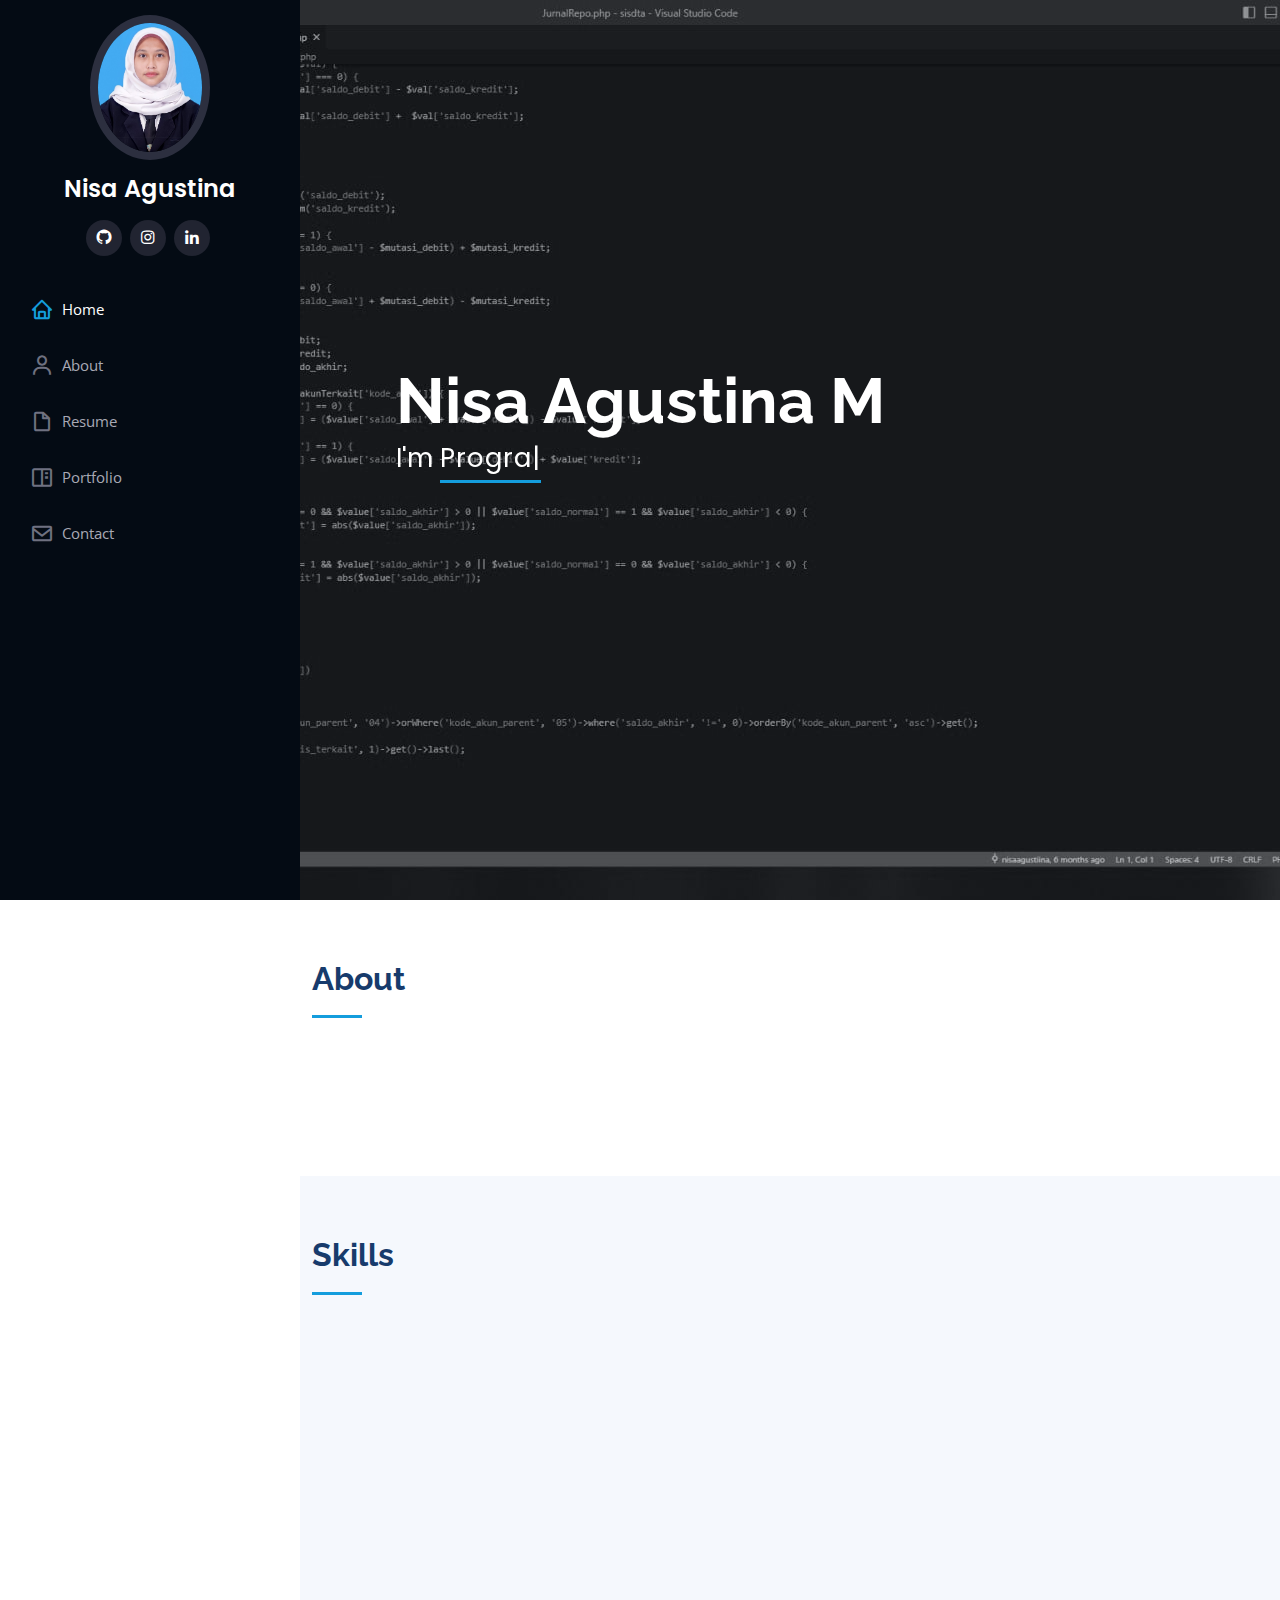
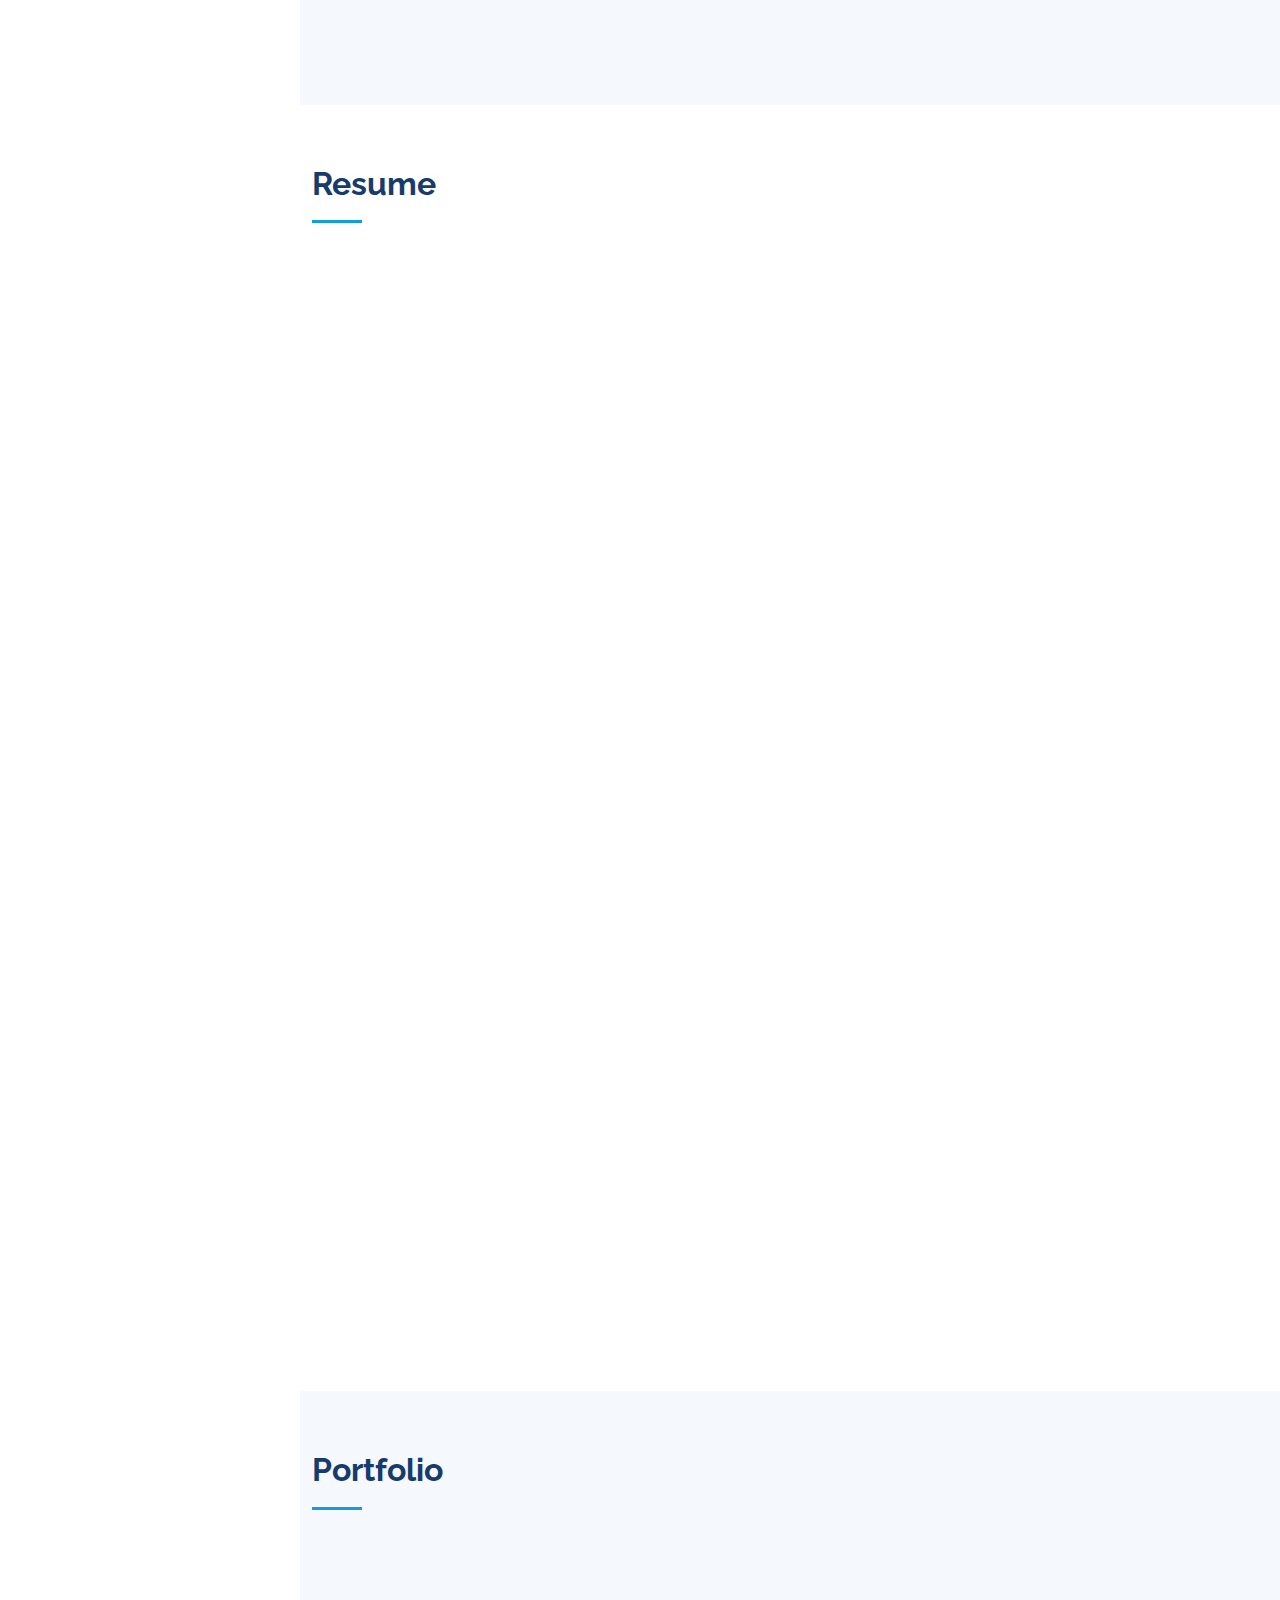
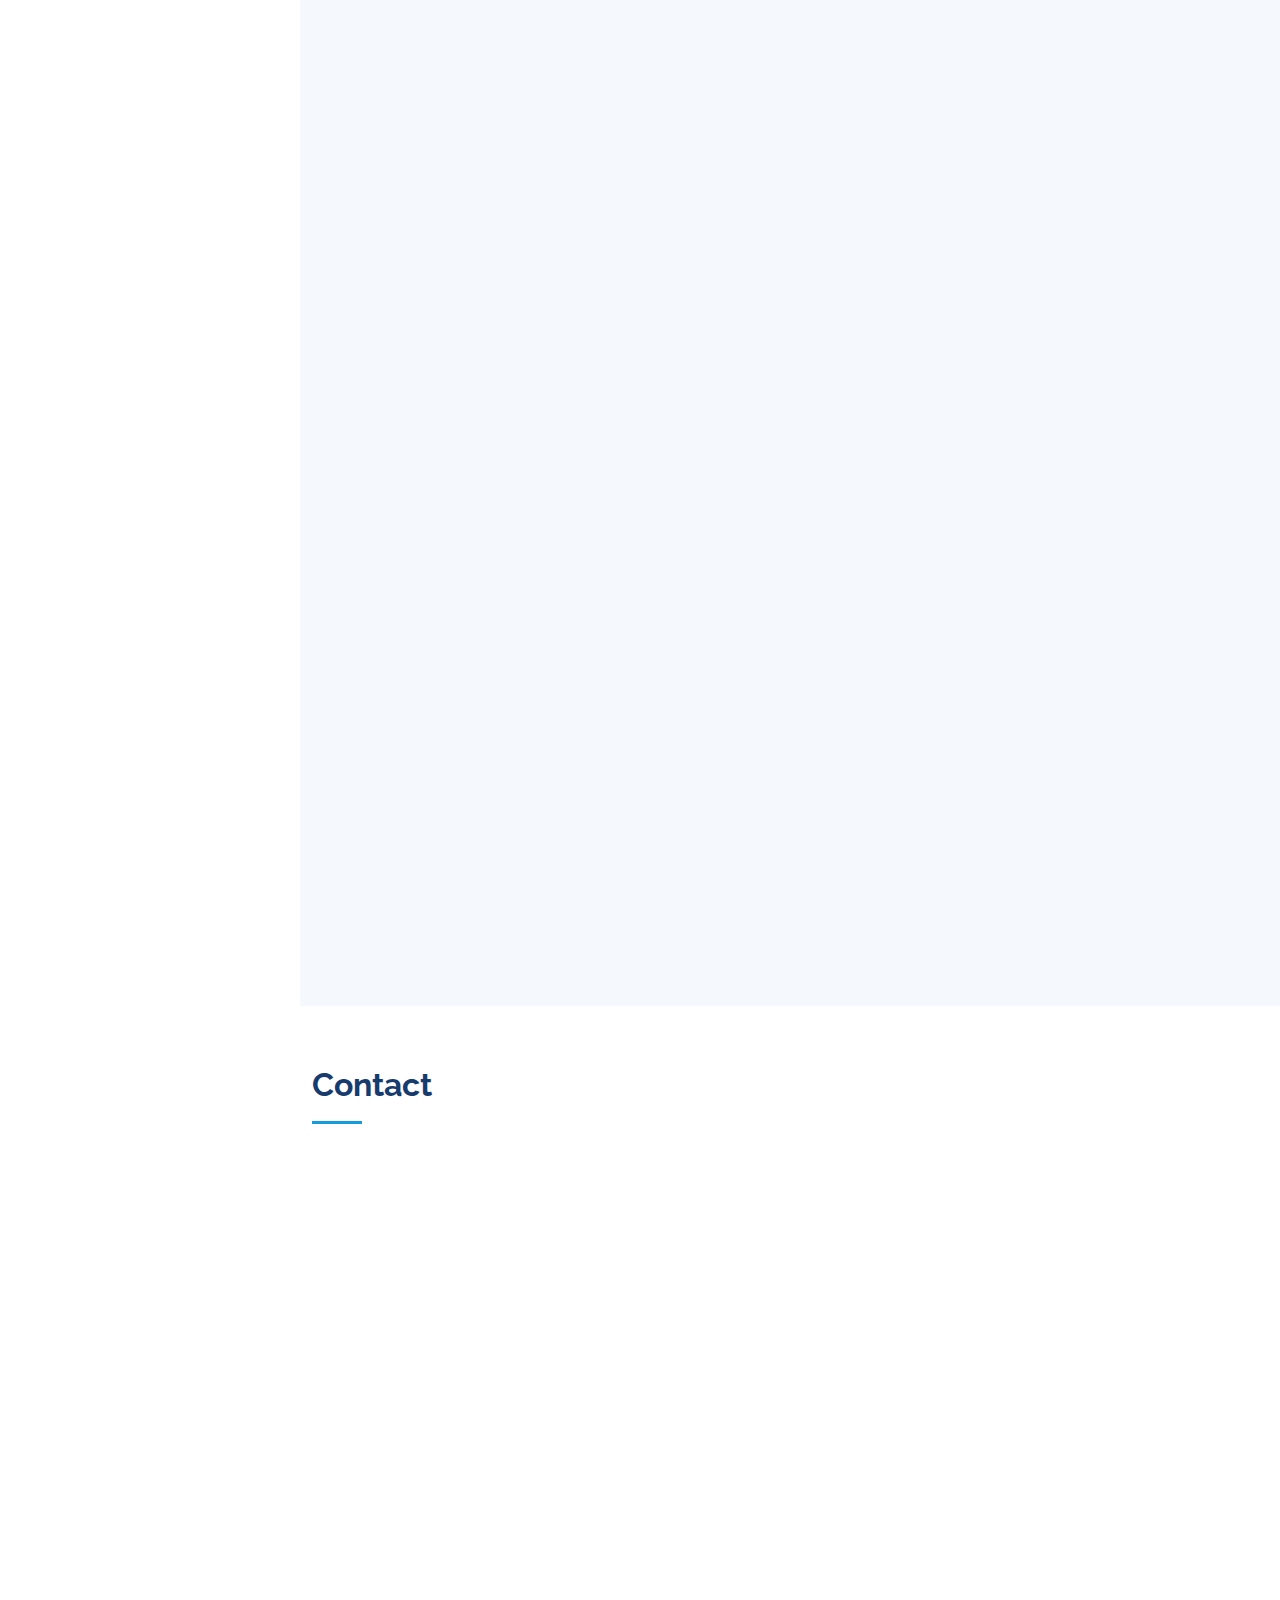
<file: index.html>
<!DOCTYPE html>
<html lang="en">
    <head>
        <meta charset="UTF-8" />
        <meta http-equiv="X-UA-Compatible" content="IE=edge" />
        <meta name="viewport" content="width=device-width, initial-scale=1.0" />
        <title>Nisa Agustina - Portfolio</title>
        <!-- Google Fonts -->
        <link
            href="https://fonts.googleapis.com/css?family=Open+Sans:300,300i,400,400i,600,600i,700,700i|Raleway:300,300i,400,400i,500,500i,600,600i,700,700i|Poppins:300,300i,400,400i,500,500i,600,600i,700,700i"
            rel="stylesheet"
        />

        <!-- Vendor CSS Files -->
        <link href="assets/vendor/aos/aos.css" rel="stylesheet" />
        <link
            href="assets/vendor/bootstrap/css/bootstrap.min.css"
            rel="stylesheet"
        />
        <link
            href="assets/vendor/bootstrap-icons/bootstrap-icons.css"
            rel="stylesheet"
        />
        <link
            href="assets/vendor/boxicons/css/boxicons.min.css"
            rel="stylesheet"
        />
        <link
            href="assets/vendor/glightbox/css/glightbox.min.css"
            rel="stylesheet"
        />
        <link
            href="assets/vendor/swiper/swiper-bundle.min.css"
            rel="stylesheet"
        />

        <!-- Template Main CSS File -->
        <link href="assets/css/style.css" rel="stylesheet" />
    </head>

    <script src="assets/js/jquery-3.6.4.min.js"></script>

    <body>
        <i class="bi bi-list mobile-nav-toggle d-xl-none"></i>

        <!-- Header -->
        <header id="header">
            <div class="d-flex flex-column">
                <div class="profile">
                    <img
                        src="assets/img/nisa.jpg"
                        alt=""
                        class="img-fluid rounded-circle"
                    />
                    <h1 class="text-light">
                        <a href="#">Nisa Agustina</a>
                    </h1>
                    <div class="social-links mt-3 text-center">
                        <a
                            href="https://github.com/nisaagustiina"
                            class="github"
                            ><i class="bx bxl-github"></i
                        ></a>
                        <a href="#" class="instagram"
                            ><i class="bx bxl-instagram"></i
                        ></a>
                        <a
                            href="https://www.linkedin.com/in/nisaagustina/"
                            class="linkedin"
                            ><i class="bx bxl-linkedin"></i
                        ></a>
                    </div>
                </div>

                <nav id="navbar" class="nav-menu navbar">
                    <ul>
                        <li>
                            <a href="#" class="nav-link scrollto active"
                                ><i class="bx bx-home"></i><span>Home</span></a
                            >
                        </li>
                        <li>
                            <a href="#about" class="nav-link scrollto"
                                ><i class="bx bx-user"></i><span>About</span></a
                            >
                        </li>
                        <li>
                            <a href="#resume" class="nav-link scrollto"
                                ><i class="bx bx-file-blank"></i
                                ><span>Resume</span></a
                            >
                        </li>
                        <li>
                            <a href="#portfolio" class="nav-link scrollto"
                                ><i class="bx bx-book-content"></i
                                ><span>Portfolio</span></a
                            >
                        </li>
                        <li>
                            <a href="#contact" class="nav-link scrollto"
                                ><i class="bx bx-envelope"></i
                                ><span>Contact</span></a
                            >
                        </li>
                    </ul>
                </nav>

                <!-- Nav Menu -->
            </div>
        </header>
        <!-- End Header -->

        <!-- Section -->
        <section
            id="hero"
            class="d-flex flex-column justify-content-center align-items-center"
        >
            <div class="hero-container" data-aos="fade-in">
                <h1>Nisa Agustina M</h1>
                <p>
                    I'm
                    <span
                        class="typed"
                        data-typed-items="Programmer, Backend Developer, Web Developer, IT Enthusiast"
                    ></span>
                </p>
            </div>
        </section>
        <!-- End Section -->

        <main id="main">
            <!-- About -->
            <section id="about" class="about">
                <div class="container">
                    <div class="section-title">
                        <h2>About</h2>
                    </div>

                    <div class="row">
                        <!-- <div class="col-lg-4" data-aos="fade-right">
							<img
								src="assets/img/nisa.jpg"
								class="img-fluid"
								alt=""
							/>
						</div> -->
                        <div
                            class="col-lg-8 pt-4 pt-lg-0 content"
                            data-aos="fade-left"
                        >
                            <!-- <h3>Web Developer.</h3> -->
                            <p class="fst-italic">
                                My Name is Nisa Agustina and I'm a Web
                                Developer. I'm a fast learner with strong
                                analytical and good problem solving skill. Let's
                                collaborate!
                            </p>
                            <!-- <div class="row">
								<div class="col-lg-6">
									<ul>
										<li>
											<i class="bi bi-chevron-right"></i>
											<strong>Birthday:</strong>
											<span>22 August 2002</span>
										</li>
										<li>
											<i class="bi bi-chevron-right"></i>
											<strong>Website:</strong>
											<span>www.example.com</span>
										</li>
										<li>
											<i class="bi bi-chevron-right"></i>
											<strong>Phone:</strong>
											<span>+6285720743489</span>
										</li>
										<li>
											<i class="bi bi-chevron-right"></i>
											<strong>City:</strong>
											<span>Bandung, Indonesia</span>
										</li>
									</ul>
								</div>
								<div class="col-lg-6">
									<ul>
										<li>
											<i class="bi bi-chevron-right"></i>
											<strong>Age:</strong>
											<span>20</span>
										</li>
										<li>
											<i class="bi bi-chevron-right"></i>
											<strong>Degree:</strong>
											<span>Master</span>
										</li>
										<li>
											<i class="bi bi-chevron-right"></i>
											<strong>Email:</strong>
											<span>email@example.com</span>
										</li>
										<li>
											<i class="bi bi-chevron-right"></i>
											<strong>Freelance:</strong>
											<span>Available</span>
										</li>
									</ul>
								</div>
							</div> -->
                        </div>
                    </div>
                </div>
            </section>
            <!-- End About Section -->
            <!-- Facts-->
            <!-- <section id="facts" class="facts">
                <div class="container">
                    <div class="section-title">
                        <h2>Facts</h2>
                    </div>

                    <div class="row no-gutters">
                        <div
                            class="col-lg-3 col-md-6 d-md-flex align-items-md-stretch"
                            data-aos="fade-up"
                        >
                            <div class="count-box">
                                <i class="bi bi-emoji-smile"></i>
                                <span
                                    data-purecounter-start="0"
                                    data-purecounter-end="20"
                                    data-purecounter-duration="1"
                                    class="purecounter"
                                ></span>
                                <p>
                                    <strong>Certificate</strong>
                                </p>
                            </div>
                        </div>

                        <div
                            class="col-lg-3 col-md-6 d-md-flex align-items-md-stretch"
                            data-aos="fade-up"
                            data-aos-delay="100"
                        >
                            <div class="count-box">
                                <i class="bi bi-journal-richtext"></i>
                                <span
                                    data-purecounter-start="0"
                                    data-purecounter-end="25"
                                    data-purecounter-duration="1"
                                    class="purecounter"
                                ></span>
                                <p>
                                    <strong>Projects</strong>
                                </p>
                            </div>
                        </div>

                        <div
                            class="col-lg-3 col-md-6 d-md-flex align-items-md-stretch"
                            data-aos="fade-up"
                            data-aos-delay="200"
                        >
                            <div class="count-box">
                                 <i class="bi bi-headset"></i>
                                <span
                                    data-purecounter-start="0"
                                    data-purecounter-end="1453"
                                    data-purecounter-duration="1"
                                    class="purecounter"
                                ></span>
                                <p>
                                    <strong>Hours Of Support</strong> aut
                                    commodi quaerat
                                </p>
                            </div>
                        </div>

                        <div
                            class="col-lg-3 col-md-6 d-md-flex align-items-md-stretch"
                            data-aos="fade-up"
                            data-aos-delay="300"
                        >
                            <div class="count-box">
                                 <i class="bi bi-people"></i>
                                <span
                                    data-purecounter-start="0"
                                    data-purecounter-end="32"
                                    data-purecounter-duration="1"
                                    class="purecounter"
                                ></span>
                                <p>
                                    <strong>Hard Workers</strong> rerum
                                    asperiores dolor
                                </p>
                            </div>
                        </div>
                    </div>
                </div>
            </section> -->
            <!-- End Faacts Section-->
            <!-- Skills -->
            <section id="skills" class="skills section-bg">
                <div class="container">
                    <div class="section-title">
                        <h2>Skills</h2>
                    </div>
                    <div class="row skills-content">
                        <div class="col-lg-6" data-aos="fade-up">
                            <div class="progress">
                                <span class="skill"
                                    >HTML <i class="val"></i
                                ></span>
                                <div class="progress-bar-wrap">
                                    <div
                                        class="progress-bar"
                                        role="progressbar"
                                        aria-valuenow="100"
                                        aria-valuemin="0"
                                        aria-valuemax="100"
                                    ></div>
                                </div>
                            </div>
                            <div class="progress">
                                <span class="skill"
                                    >CSS <i class="val"></i
                                ></span>
                                <div class="progress-bar-wrap">
                                    <div
                                        class="progress-bar"
                                        role="progressbar"
                                        aria-valuenow="90"
                                        aria-valuemin="0"
                                        aria-valuemax="100"
                                    ></div>
                                </div>
                            </div>
                            <div class="progress">
                                <span class="skill"
                                    >JavaScript <i class="val"></i
                                ></span>
                                <div class="progress-bar-wrap">
                                    <div
                                        class="progress-bar"
                                        role="progressbar"
                                        aria-valuenow="90"
                                        aria-valuemin="0"
                                        aria-valuemax="100"
                                    ></div>
                                </div>
                            </div>
                            <div class="progress">
                                <span class="skill"
                                    >MySql <i class="val"></i
                                ></span>
                                <div class="progress-bar-wrap">
                                    <div
                                        class="progress-bar"
                                        role="progressbar"
                                        aria-valuenow="85"
                                        aria-valuemin="0"
                                        aria-valuemax="100"
                                    ></div>
                                </div>
                            </div>
                            <div class="progress">
                                <span class="skill"
                                    >Codeigniter <i class="val"></i
                                ></span>
                                <div class="progress-bar-wrap">
                                    <div
                                        class="progress-bar"
                                        role="progressbar"
                                        aria-valuenow="60"
                                        aria-valuemin="0"
                                        aria-valuemax="100"
                                    ></div>
                                </div>
                            </div>
                        </div>
                        <div
                            class="col-lg-6"
                            data-aos="fade-up"
                            data-aos-delay="100"
                        >
                            <div class="progress">
                                <span class="skill"
                                    >PHP <i class="val"></i
                                ></span>
                                <div class="progress-bar-wrap">
                                    <div
                                        class="progress-bar"
                                        role="progressbar"
                                        aria-valuenow="95"
                                        aria-valuemin="0"
                                        aria-valuemax="100"
                                    ></div>
                                </div>
                            </div>
                            <div class="progress">
                                <span class="skill"
                                    >Laravel <i class="val"></i
                                ></span>
                                <div class="progress-bar-wrap">
                                    <div
                                        class="progress-bar"
                                        role="progressbar"
                                        aria-valuenow="90"
                                        aria-valuemin="0"
                                        aria-valuemax="100"
                                    ></div>
                                </div>
                            </div>
                            <div class="progress">
                                <span class="skill"
                                    >Vue Js <i class="val"></i
                                ></span>
                                <div class="progress-bar-wrap">
                                    <div
                                        class="progress-bar"
                                        role="progressbar"
                                        aria-valuenow="70"
                                        aria-valuemin="0"
                                        aria-valuemax="100"
                                    ></div>
                                </div>
                            </div>
                            <div class="progress">
                                <span class="skill"
                                    >Jquery <i class="val"></i
                                ></span>
                                <div class="progress-bar-wrap">
                                    <div
                                        class="progress-bar"
                                        role="progressbar"
                                        aria-valuenow="67"
                                        aria-valuemin="0"
                                        aria-valuemax="100"
                                    ></div>
                                </div>
                            </div>
                            <div class="progress">
                                <span class="skill"
                                    >Cloud Computing<i class="val"></i
                                ></span>
                                <div class="progress-bar-wrap">
                                    <div
                                        class="progress-bar"
                                        role="progressbar"
                                        aria-valuenow="40"
                                        aria-valuemin="0"
                                        aria-valuemax="100"
                                    ></div>
                                </div>
                            </div>
                        </div>
                    </div>
                </div>
            </section>
            <!-- End Skill Section -->
            <!-- Resume -->
            <section id="resume" class="resume">
                <div class="container">
                    <div class="section-title">
                        <h2>Resume</h2>
                        <p></p>
                    </div>

                    <div class="row">
                        <div class="col-lg-6" data-aos="fade-up">
                            <h3 class="resume-title">Summary</h3>
                            <div class="resume-item pb-0">
                                <h4>Nisa Agustina</h4>
                                <p>
                                    <em>IT Enthusiast.</em>
                                </p>
                                <ul>
                                    <li>Ciwidey Km 26, Bandung, Indonesia</li>
                                    <li>+6285720743489</li>
                                    <li>nisaagustiina@gmail.com</li>
                                </ul>
                            </div>

                            <h3 class="resume-title">Education</h3>
                            <div class="resume-item">
                                <h4>AWS Cloud Architecting</h4>
                                <h5>2023</h5>
                                <p>
                                    <em>PROA DTS 2023</em>
                                </p>
                                <ul>
                                    <li>
                                        Learned service and architecture of AWS
                                    </li>
                                    <li>AWS Academy Graduate - ACA</li>
                                </ul>
                            </div>
                            <div class="resume-item">
                                <h4>Junior Web Developer</h4>
                                <h5>2021</h5>
                                <p>
                                    <em>VSGA DTS 2021</em>
                                </p>
                                <ul>
                                    <li>
                                        Learned web programming (HTML, CSS, JS,
                                        PHP)
                                    </li>
                                    <li>
                                        Certificate from BPSDMP Kominfo Bandung
                                    </li>
                                    <li>
                                        Certificate BNSP - Junior Web Developer
                                    </li>
                                </ul>
                            </div>
                            <div class="resume-item">
                                <h4>Software Engineering</h4>
                                <h5>June 2018 - July 2021</h5>
                                <p>
                                    <em>SMKN 1 Katapang</em>
                                </p>
                                <ul>
                                    <li>
                                        Learned basic Network Computer, Graphic
                                        Design, and Programming such as C#,
                                        Java, PHP, HTML, CSS, JS and Kotlin
                                    </li>
                                    <li>
                                        Participated in English Club and winner
                                        of Story Telling Competition
                                    </li>
                                    <li>Certificate LSP - Junior Programmer</li>
                                </ul>
                            </div>
                        </div>
                        <div
                            class="col-lg-6"
                            data-aos="fade-up"
                            data-aos-delay="100"
                        >
                            <h3 class="resume-title">
                                Professional Experience
                            </h3>
                            <div class="resume-item">
                                <h4>Web Programmer</h4>
                                <h5>March 2022 - Present</h5>
                                <p><em>Four Vision Media</em></p>
                                <ul>
                                    <li>
                                        Create a leave application system for
                                        the development of internal attendance
                                        applications
                                    </li>
                                    <li>
                                        Create a School Management System with
                                        an Accounting based finance module
                                    </li>
                                    <li>
                                        Jabar Simponi application development
                                    </li>
                                    <li>Handle application internal</li>
                                    <li>
                                        Maintaining and developing internal
                                        applications include fixing bug or
                                        update feature
                                    </li>
                                    <li>Smartcoop development</li>
                                </ul>
                            </div>
                            <div class="resume-item">
                                <h4>
                                    Web Developer & Admin Warehouse | Internship
                                </h4>
                                <h5>September - December 2019</h5>
                                <p>
                                    <em>PT Daya Mandiri Terbarukan</em>
                                </p>
                                <ul>
                                    <li>
                                        Learned CI Framework, Figma, and Git
                                    </li>
                                    <li>
                                        Create Information System Inventory
                                        Warehouse web apps
                                    </li>
                                    <li>Input data in/out</li>
                                    <li>Doing Stock Opname each month</li>
                                    <li>
                                        Learned Ms. Excel and knowledge about
                                        administration
                                    </li>
                                </ul>
                            </div>
                        </div>
                    </div>
                </div>
            </section>
            <!-- End Resume Section -->
            <!-- Portfolio -->
            <section id="portfolio" class="portfolio section-bg">
                <div class="container">
                    <div class="section-title">
                        <h2>Portfolio</h2>
                        <p></p>
                    </div>

                    <div class="row" data-aos="fade-up">
                        <div class="col-lg-12 d-flex justify-content-center">
                            <ul id="portfolio-flters">
                                <li data-filter="*" class="filter-active">
                                    All
                                </li>
                                <li data-filter=".filter-web">Web</li>
                                <li data-filter=".filter-app">App</li>
                                <li data-filter=".filter-design">Design</li>
                            </ul>
                        </div>
                    </div>
                    <div
                        class="row portfolio-container"
                        data-aos="fade-up"
                        data-aos-delay="100"
                    >
                        <div
                            class="col-lg-4 col-md-6 portfolio-item filter-web"
                        >
                            <div class="portfolio-wrap">
                                <img
                                    src="assets/img/project/4vm/sisdta/Screenshot (161).png"
                                    class="img-fluid"
                                    alt=""
                                />
                                <div class="portfolio-links">
                                    <a
                                        href="assets/img/project/4vm/sisdta/Screenshot (161).png"
                                        data-gallery="portfolioGallery"
                                        class="portfolio-lightbox"
                                        title="App 1"
                                        ><i class="bx bx-plus"></i
                                    ></a>
                                    <a
                                        href="portfolio/portfolio-1.html"
                                        title="More Details"
                                        data-id="1"
                                        class="detailModal"
                                        ><i class="bx bx-link"></i
                                    ></a>
                                </div>
                            </div>
                        </div>

                        <div
                            class="col-lg-4 col-md-6 portfolio-item filter-web"
                        >
                            <div class="portfolio-wrap">
                                <img
                                    src="assets/img/project/4vm/simponi/Screenshot (167).png"
                                    class="img-fluid"
                                    alt=""
                                />
                                <div class="portfolio-links">
                                    <a
                                        href="assets/img/project/4vm/simponi/Screenshot (167).png"
                                        data-gallery="portfolioGallery"
                                        class="portfolio-lightbox"
                                        title="App 1"
                                        ><i class="bx bx-plus"></i
                                    ></a>
                                    <a
                                        href="portfolio/portfolio-2.html"
                                        title="More Details"
                                        ><i class="bx bx-link"></i
                                    ></a>
                                </div>
                            </div>
                        </div>

                        <div
                            class="col-lg-4 col-md-6 portfolio-item filter-web"
                        >
                            <div class="portfolio-wrap">
                                <img
                                    src="assets/img/project/4vm/absensi/Screenshot (280).png"
                                    class="img-fluid"
                                    alt=""
                                />
                                <div class="portfolio-links">
                                    <a
                                        href="assets/img/project/4vm/absensi/Screenshot (280).png"
                                        data-gallery="portfolioGallery"
                                        class="portfolio-lightbox"
                                        title="App 1"
                                        ><i class="bx bx-plus"></i
                                    ></a>
                                    <a
                                        href="portfolio/portfolio-3.html"
                                        title="More Details"
                                        ><i class="bx bx-link"></i
                                    ></a>
                                </div>
                            </div>
                        </div>

                        <div
                            class="col-lg-4 col-md-6 portfolio-item filter-web"
                        >
                            <div class="portfolio-wrap">
                                <img
                                    src="assets/img/project/4vm/cms-ihsan/Screenshot (300).png"
                                    class="img-fluid"
                                    alt=""
                                />
                                <div class="portfolio-links">
                                    <a
                                        href="assets/img/project/4vm/cms-ihsan/Screenshot (300).png"
                                        data-gallery="portfolioGallery"
                                        class="portfolio-lightbox"
                                        title="App 1"
                                        ><i class="bx bx-plus"></i
                                    ></a>
                                    <a
                                        href="portfolio/portfolio-4.html"
                                        title="More Details"
                                        ><i class="bx bx-link"></i
                                    ></a>
                                </div>
                            </div>
                        </div>

                        <div
                            class="col-lg-4 col-md-6 portfolio-item filter-web"
                        >
                            <div class="portfolio-wrap">
                                <img
                                    src="assets/img/project/4vm/cms-cctv/Screenshot (397).png"
                                    class="img-fluid"
                                    alt=""
                                />
                                <div class="portfolio-links">
                                    <a
                                        href="assets/img/project/4vm/cms-cctv/Screenshot (397).png"
                                        data-gallery="portfolioGallery"
                                        class="portfolio-lightbox"
                                        title="App 1"
                                        ><i class="bx bx-plus"></i
                                    ></a>
                                    <a
                                        href="portfolio/portfolio-12.html"
                                        title="More Details"
                                        ><i class="bx bx-link"></i
                                    ></a>
                                </div>
                            </div>
                        </div>

                        <div
                            class="col-lg-4 col-md-6 portfolio-item filter-web"
                        >
                            <div class="portfolio-wrap">
                                <img
                                    src="assets/img/project/etiket-pesawat/2.png"
                                    class="img-fluid"
                                    alt=""
                                />
                                <div class="portfolio-links">
                                    <a
                                        href="assets/img/project/etiket-pesawat/2.png"
                                        data-gallery="portfolioGallery"
                                        class="portfolio-lightbox"
                                        title="App 1"
                                        ><i class="bx bx-plus"></i
                                    ></a>
                                    <a
                                        href="portfolio/portfolio-5.html"
                                        title="More Details"
                                        ><i class="bx bx-link"></i
                                    ></a>
                                </div>
                            </div>
                        </div>

                        <div
                            class="col-lg-4 col-md-6 portfolio-item filter-web"
                        >
                            <div class="portfolio-wrap">
                                <img
                                    src="assets/img/project/inv-wh/Screenshot (258).png"
                                    class="img-fluid"
                                    alt=""
                                />
                                <div class="portfolio-links">
                                    <a
                                        href="assets/img/project/inv-wh/Screenshot (258).png"
                                        data-gallery="portfolioGallery"
                                        class="portfolio-lightbox"
                                        title="App 1"
                                        ><i class="bx bx-plus"></i
                                    ></a>
                                    <a
                                        href="portfolio/portfolio-6.html"
                                        title="More Details"
                                        ><i class="bx bx-link"></i
                                    ></a>
                                </div>
                            </div>
                        </div>

                        <div
                            class="col-lg-4 col-md-6 portfolio-item filter-web"
                        >
                            <div class="portfolio-wrap">
                                <img
                                    src="assets/img/project/perpus/Screenshot (208).png"
                                    class="img-fluid"
                                    alt=""
                                />
                                <div class="portfolio-links">
                                    <a
                                        href="assets/img/project/perpus/Screenshot (208).png"
                                        data-gallery="portfolioGallery"
                                        class="portfolio-lightbox"
                                        title="App 1"
                                        ><i class="bx bx-plus"></i
                                    ></a>
                                    <a
                                        href="portfolio/portfolio-7.html"
                                        title="More Details"
                                        ><i class="bx bx-link"></i
                                    ></a>
                                </div>
                            </div>
                        </div>

                        <div
                            class="col-lg-4 col-md-6 portfolio-item filter-web"
                        >
                            <div class="portfolio-wrap">
                                <img
                                    src="assets/img/project/pos/Screenshot (244).png"
                                    class="img-fluid"
                                    alt=""
                                />
                                <div class="portfolio-links">
                                    <a
                                        href="assets/img/project/pos/Screenshot (244).png"
                                        data-gallery="portfolioGallery"
                                        class="portfolio-lightbox"
                                        title="App 1"
                                        ><i class="bx bx-plus"></i
                                    ></a>
                                    <a
                                        href="portfolio/portfolio-8.html"
                                        title="More Details"
                                        ><i class="bx bx-link"></i
                                    ></a>
                                </div>
                            </div>
                        </div>

                        <div
                            class="col-lg-4 col-md-6 portfolio-item filter-web"
                        >
                            <div class="portfolio-wrap">
                                <img
                                    src="assets/img/project/psbo/Screenshot (235).png"
                                    class="img-fluid"
                                    alt=""
                                />
                                <div class="portfolio-links">
                                    <a
                                        href="assets/img/project/psbo/Screenshot (235).png"
                                        data-gallery="portfolioGallery"
                                        class="portfolio-lightbox"
                                        title="App 1"
                                        ><i class="bx bx-plus"></i
                                    ></a>
                                    <a
                                        href="portfolio/portfolio-9.html"
                                        title="More Details"
                                        ><i class="bx bx-link"></i
                                    ></a>
                                </div>
                            </div>
                        </div>

                        <div
                            class="col-lg-4 col-md-6 portfolio-item filter-web"
                        >
                            <div class="portfolio-wrap">
                                <img
                                    src="assets/img/project/rekammedis/Screenshot (228).png"
                                    class="img-fluid"
                                    alt=""
                                />
                                <div class="portfolio-links">
                                    <a
                                        href="assets/img/project/rekammedis/Screenshot (228).png"
                                        data-gallery="portfolioGallery"
                                        class="portfolio-lightbox"
                                        title="App 1"
                                        ><i class="bx bx-plus"></i
                                    ></a>
                                    <a
                                        href="portfolio/portfolio-10.html"
                                        title="More Details"
                                        ><i class="bx bx-link"></i
                                    ></a>
                                </div>
                            </div>
                        </div>

                        <div
                            class="col-lg-4 col-md-6 portfolio-item filter-design"
                        >
                            <div class="portfolio-wrap">
                                <img
                                    src="assets/img/project/Prototype.png"
                                    class="img-fluid"
                                    alt=""
                                />
                                <div class="portfolio-links">
                                    <a
                                        href="assets/img/project/Prototype.png"
                                        data-gallery="portfolioGallery"
                                        class="portfolio-lightbox"
                                        title="Web 3"
                                        ><i class="bx bx-plus"></i
                                    ></a>
                                    <a
                                        href="portfolio/portfolio-11.html"
                                        data-key="design-1"
                                        title="More Details"
                                        ><i class="bx bx-link"></i
                                    ></a>
                                </div>
                            </div>
                        </div>
                    </div>
                </div>
            </section>
            <!-- End Portfolio Section -->
            <!-- Contact -->
            <section id="contact" class="contact">
                <div class="container">
                    <div class="section-title">
                        <h2>Contact</h2>
                    </div>

                    <div class="row" data-aos="fade-in">
                        <div class="col-lg-5 d-flex align-items-stretch">
                            <div class="info">
                                <div class="address">
                                    <i class="bi bi-geo-alt"></i>
                                    <h4>Location:</h4>
                                    <p>Ciwidey Km 26, Bandung, Indonesia</p>
                                </div>

                                <div class="email">
                                    <i class="bi bi-envelope"></i>
                                    <h4>Email:</h4>
                                    <p>nisaagustiina@gmail.com</p>
                                </div>

                                <div class="phone">
                                    <i class="bi bi-phone"></i>
                                    <h4>Call:</h4>
                                    <p>+6285720743489</p>
                                </div>

                                <!-- <iframe
									src=""
									frameborder="0"
									style="
										border: 0;
										width: 100%;
										height: 290px;
									"
									allowfullscreen
								></iframe> -->
                            </div>
                        </div>

                        <!-- <div class="col-lg-7 mt-5 mt-lg-0 d-flex align-items-stretch">
                        <form action="form/contact.php" method="POST" role="form" class="php-email-form">
                            <div class="row">
                                <div class="form-group col-md-6">
                                    <label for="name">Name</label>
                                    <input type="text" name="name" class="form-control" id="name" required />
                                </div>
                                <div class="form-group col-md-6">
                                    <label for="name">Email</label>
                                    <input type="email" class="form-control" name="email" id="email" required />
                                </div>
                            </div>
                            <div class="form-group">
                                <label for="name">Subject</label>
                                <input type="text" class="form-control" name="subject" id="subject" required />
                            </div>
                            <div class="form-group">
                                <label for="name">Message</label>
                                <textarea class="form-control" name="message" rows="10" required></textarea>
                            </div>
                            <div class="my-3">
                                <div class="loading">Loading</div>
                                <div class="error-message"></div>
                                <div class="sent-message">
                                    Your message has been sent. Thankyou!
                                </div>
                            </div>
                            <div class="text-center">
                                <button type="submit">Send Message</button>
                            </div>
                        </form>
                    </div> -->
                    </div>
                </div>
            </section>
            <!-- End Contact Section -->
        </main>

        <!-- Footer -->
        <footer id="footer">
            <div class="container">
                <!-- <div class="copyright">&copy;</div> -->
            </div>
        </footer>
        <!-- End Footer -->

        <!--Modal Detail-->
        <!-- <div class="modal fade" id="modal-detail-1" tabindex="-1" role="dialog" aria-labelledby="exampleModalLabel"
        aria-hidden="true">
        <div class="modal-dialog modal-lg" role="document">
            <div class="modal-content">
                <div class="modal-header">
                    <div class="flex-grow-1">
                        <h5 class="modal-title" id="exampleModalTitle">
                            Detail Portfolio
                        </h5>
                    </div>
                    <button type="button" class="close" data-dismiss="modal" aria-label="Close">
                        <span aria-hidden="true">&times;</span>
                    </button>
                </div>
                <div class="modal-body">
                    <section id="portfolio-details" class="portfolio-details">
                        <div class="container">
                            <div class="row">
                                <div class="col-lg-8">
                                    <div class="portfolio-details-slider swiper">
                                        <div class="swiper-wrapper align-items-center">
                                            <div class="swiper-slide">
                                                <img src="../assets/img/project/4vm/sisdta/Screenshot (161).png"
                                                    alt="" />
                                            </div>
                                            <div class="swiper-slide">
                                                <img src="../assets/img/project/4vm/sisdta/Screenshot (162).png"
                                                    alt="" />
                                            </div>
                                            <div class="swiper-slide">
                                                <img src="../assets/img/project/4vm/sisdta/Screenshot (163).png"
                                                    alt="" />
                                            </div>
                                            <div class="swiper-slide">
                                                <img src="../assets/img/project/4vm/sisdta/Screenshot (164).png"
                                                    alt="" />
                                            </div>
                                            <div class="swiper-slide">
                                                <img src="../assets/img/project/4vm/sisdta/Screenshot (165).png"
                                                    alt="" />
                                            </div>
                                        </div>
                                        <div class="swiper-pagination"></div>
                                    </div>
                                </div>

                                <div class="col-lg-4">
                                    <div class="portfolio-info">
                                        <h3>Project information</h3>
                                        <ul>
                                            <li>
                                                <strong>Category</strong>: Web Application
                                            </li>
                                            <li><strong>Client</strong>: 4VM</li>
                                            <li>
                                                <strong>Project date</strong>: August
                                                2021
                                            </li>
                                            <li>
                                                <strong>Tools</strong>: Laravel,Vue Js,MySql
                                            </li>
                                            <li>
                                                <strong>Project URL</strong>:
                                                <a
                                                    href="https://sisdta.4visionmedia.net">https://sisdta.4visionmedia.net</a>

                                            </li>
                                        </ul>
                                    </div>
                                    <div class="portfolio-description">
                                        <h2></h2>
                                        <p>I made this for one of the .</p>
                                    </div>
                                </div>
                            </div>
                        </div>
                    </section>
                </div>
            </div>
        </div>
    </div> -->

        <a
            href="#"
            class="back-to-top d-flex align-items-center justify-content-center"
            ><i class="bi bi-arrow-up-short"></i
        ></a>

        <!-- <script>
        $(document).ready(function () {
            $(".detailModal").click(function (e) {
                const id = $(this).data("id");
                $(`#modal-detail-${id}`).modal("show");
            });
        });
    </script> -->

        <!-- Vendor JS Files -->

        <script src="assets/vendor/purecounter/purecounter_vanilla.js"></script>
        <script src="assets/vendor/aos/aos.js"></script>
        <script src="assets/vendor/bootstrap/js/bootstrap.bundle.min.js"></script>
        <script src="assets/vendor/glightbox/js/glightbox.min.js"></script>
        <script src="assets/vendor/isotope-layout/isotope.pkgd.min.js"></script>
        <script src="assets/vendor/swiper/swiper-bundle.min.js"></script>
        <script src="assets/vendor/typed.js/typed.min.js"></script>
        <script src="assets/vendor/waypoints/noframework.waypoints.js"></script>
        <script src="assets/vendor/php-email-form/validate.js"></script>

        <!-- Template Main JS File -->
        <script src="assets/js/main.js"></script>
    </body>
</html>
</file>
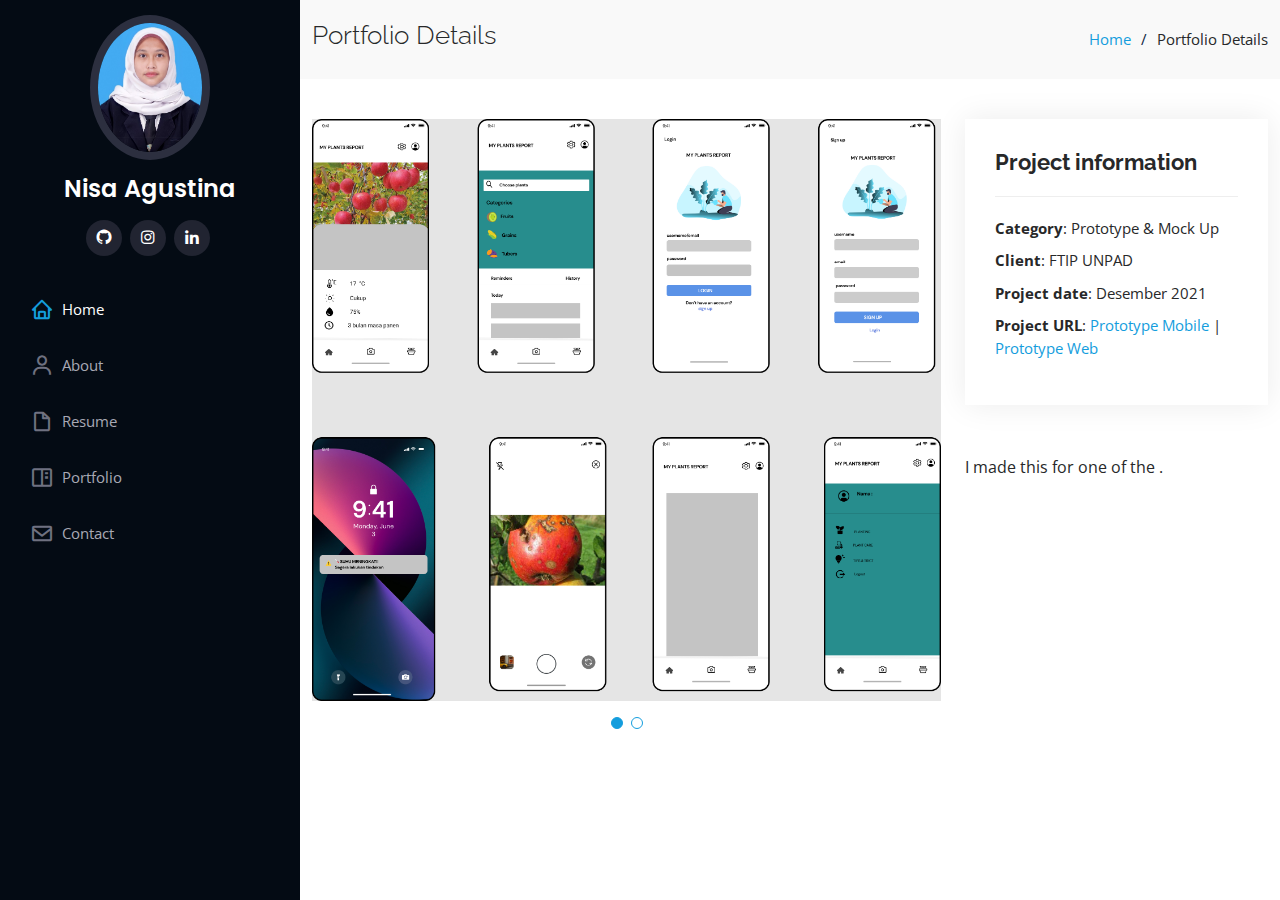
<file: portfolio-details.html>
<!DOCTYPE html>
<html lang="en">
    <head>
        <meta charset="utf-8" />
        <meta content="width=device-width, initial-scale=1.0" name="viewport" />
        <title>Portfolio Details</title>
        <meta content="" name="description" />
        <meta content="" name="keywords" />
        <!-- Google Fonts -->
        <link
            href="https://fonts.googleapis.com/css?family=Open+Sans:300,300i,400,400i,600,600i,700,700i|Raleway:300,300i,400,400i,500,500i,600,600i,700,700i|Poppins:300,300i,400,400i,500,500i,600,600i,700,700i"
            rel="stylesheet"
        />

        <!-- Vendor CSS Files -->
        <link href="assets/vendor/aos/aos.css" rel="stylesheet" />
        <link
            href="assets/vendor/bootstrap/css/bootstrap.min.css"
            rel="stylesheet"
        />
        <link
            href="assets/vendor/bootstrap-icons/bootstrap-icons.css"
            rel="stylesheet"
        />
        <link
            href="assets/vendor/boxicons/css/boxicons.min.css"
            rel="stylesheet"
        />
        <link
            href="assets/vendor/glightbox/css/glightbox.min.css"
            rel="stylesheet"
        />
        <link
            href="assets/vendor/swiper/swiper-bundle.min.css"
            rel="stylesheet"
        />

        <!-- Template Main CSS File -->
        <link href="assets/css/style.css" rel="stylesheet" />
    </head>

    <body>
        <!--  Mobile nav toggle button  -->
        <i class="bi bi-list mobile-nav-toggle d-xl-none"></i>

        <!--  Header  -->
        <header id="header">
            <div class="d-flex flex-column">
                <div class="profile">
                    <img
                        src="assets/img/nisa.jpg"
                        alt=""
                        class="img-fluid rounded-circle"
                    />
                    <h1 class="text-light">
                        <a href="index.html">Nisa Agustina</a>
                    </h1>
                    <div class="social-links mt-3 text-center">
                        <a
                            href="https://github.com/nisaagustiina"
                            class="github"
                            ><i class="bx bxl-github"></i
                        ></a>
                        <a href="" class="instagram"
                            ><i class="bx bxl-instagram"></i
                        ></a>
                        <a
                            href="https://www.linkedin.com/in/nisaagustina/"
                            class="linkedin"
                            ><i class="bx bxl-linkedin"></i
                        ></a>
                    </div>
                </div>

                <nav id="navbar" class="nav-menu navbar">
                    <ul>
                        <li>
                            <a href="#" class="nav-link scrollto active"
                                ><i class="bx bx-home"></i><span>Home</span></a
                            >
                        </li>
                        <li>
                            <a href="#about" class="nav-link scrollto"
                                ><i class="bx bx-user"></i><span>About</span></a
                            >
                        </li>
                        <li>
                            <a href="#resume" class="nav-link scrollto"
                                ><i class="bx bx-file-blank"></i
                                ><span>Resume</span></a
                            >
                        </li>
                        <li>
                            <a href="#portfolio" class="nav-link scrollto"
                                ><i class="bx bx-book-content"></i
                                ><span>Portfolio</span></a
                            >
                        </li>
                        <li>
                            <a href="#contact" class="nav-link scrollto"
                                ><i class="bx bx-envelope"></i
                                ><span>Contact</span></a
                            >
                        </li>
                    </ul>
                </nav>
                <!-- .nav-menu -->
            </div>
        </header>
        <!-- End Header -->

        <main id="main">
            <!--  Breadcrumbs  -->
            <section id="breadcrumbs" class="breadcrumbs">
                <div class="container">
                    <div
                        class="d-flex justify-content-between align-items-center"
                    >
                        <h2>Portfolio Details</h2>
                        <ol>
                            <li><a href="index.html">Home</a></li>
                            <li>Portfolio Details</li>
                        </ol>
                    </div>
                </div>
            </section>
            <!-- End Breadcrumbs -->

            <!--  Portfolio Details Section  -->
            <section id="portfolio-details" class="portfolio-details">
                <div class="container">
                    <div class="row gy-4">
                        <div class="col-lg-8">
                            <div class="portfolio-details-slider swiper">
                                <div class="swiper-wrapper align-items-center">
                                    <div class="swiper-slide">
                                        <img
                                            src="assets/img/portfolio/Prototype.png"
                                            alt=""
                                        />
                                    </div>
                                    <div class="swiper-slide">
                                        <img
                                            src="assets/img/portfolio/Prototype (1).png"
                                            alt=""
                                        />
                                    </div>
                                </div>
                                <div class="swiper-pagination"></div>
                            </div>
                        </div>

                        <div class="col-lg-4">
                            <div class="portfolio-info">
                                <h3>Project information</h3>
                                <ul>
                                    <li>
                                        <strong>Category</strong>: Prototype &
                                        Mock Up
                                    </li>
                                    <li><strong>Client</strong>: FTIP UNPAD</li>
                                    <li>
                                        <strong>Project date</strong>: Desember
                                        2021
                                    </li>
                                    <li>
                                        <strong>Project URL</strong>:
                                        <a
                                            href="https://www.figma.com/proto/zRXwrK9SLbdk4SRg0xsEfT/Prototype?node-id=53-110&scaling=scale-down&page-id=13%3A2&starting-point-node-id=15%3A528"
                                            >Prototype Mobile</a
                                        >
                                        |
                                        <a
                                            href="https://www.figma.com/proto/zRXwrK9SLbdk4SRg0xsEfT/Prototype?node-id=34-47&scaling=scale-down&page-id=0%3A1&starting-point-node-id=34%3A47"
                                            >Prototype Web</a
                                        >
                                    </li>
                                </ul>
                            </div>
                            <div class="portfolio-description">
                                <h2></h2>
                                <p>I made this for one of the .</p>
                            </div>
                        </div>
                    </div>
                </div>
            </section>
            <!-- End Portfolio Details Section -->
        </main>
        <!-- End #main -->

        <!--  Footer  -->
        <div id="preloader"></div>
        <a
            href="#"
            class="back-to-top d-flex align-items-center justify-content-center"
            ><i class="bi bi-arrow-up-short"></i
        ></a>

        <!-- Vendor JS Files -->
        <script src="assets/vendor/purecounter/purecounter_vanilla.js"></script>
        <script src="assets/vendor/aos/aos.js"></script>
        <script src="assets/vendor/bootstrap/js/bootstrap.bundle.min.js"></script>
        <script src="assets/vendor/glightbox/js/glightbox.min.js"></script>
        <script src="assets/vendor/isotope-layout/isotope.pkgd.min.js"></script>
        <script src="assets/vendor/swiper/swiper-bundle.min.js"></script>
        <script src="assets/vendor/typed.js/typed.min.js"></script>
        <script src="assets/vendor/waypoints/noframework.waypoints.js"></script>
        <script src="assets/vendor/php-email-form/validate.js"></script>

        <!-- Template Main JS File -->
        <script src="assets/js/main.js"></script>
    </body>
</html>
</file>
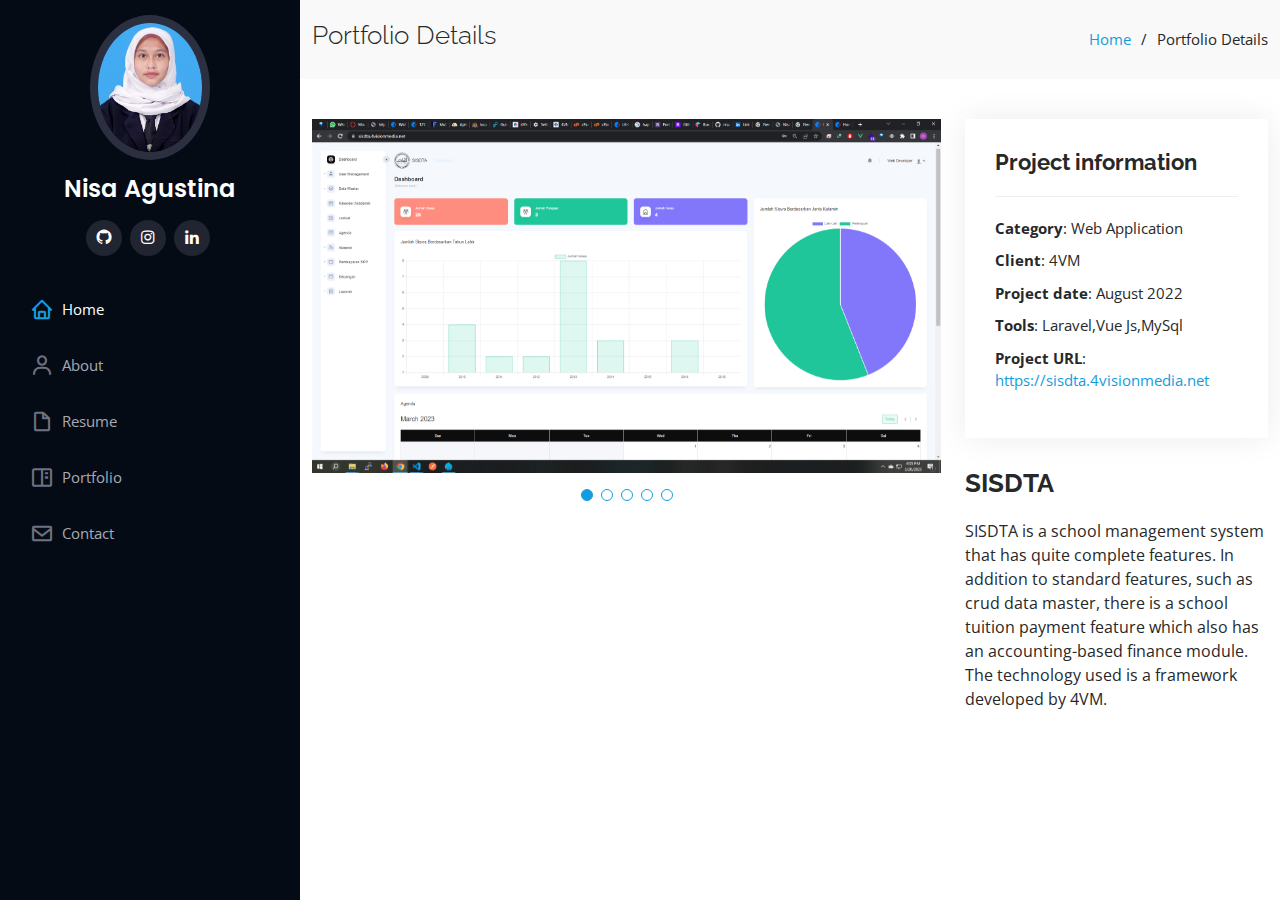
<file: portfolio/portfolio-1.html>
<!DOCTYPE html>
<html lang="en">
    <head>
        <meta charset="utf-8" />
        <meta content="width=device-width, initial-scale=1.0" name="viewport" />
        <title>Portfolio Details</title>
        <meta content="" name="description" />
        <meta content="" name="keywords" />
        <!-- Google Fonts -->
        <link
            href="https://fonts.googleapis.com/css?family=Open+Sans:300,300i,400,400i,600,600i,700,700i|Raleway:300,300i,400,400i,500,500i,600,600i,700,700i|Poppins:300,300i,400,400i,500,500i,600,600i,700,700i"
            rel="stylesheet"
        />

        <!-- Vendor CSS Files -->
        <link href="../assets/vendor/aos/aos.css" rel="stylesheet" />
        <link
            href="../assets/vendor/bootstrap/css/bootstrap.min.css"
            rel="stylesheet"
        />
        <link
            href="../assets/vendor/bootstrap-icons/bootstrap-icons.css"
            rel="stylesheet"
        />
        <link
            href="../assets/vendor/boxicons/css/boxicons.min.css"
            rel="stylesheet"
        />
        <link
            href="../assets/vendor/glightbox/css/glightbox.min.css"
            rel="stylesheet"
        />
        <link
            href="../assets/vendor/swiper/swiper-bundle.min.css"
            rel="stylesheet"
        />

        <!-- Template Main CSS File -->
        <link href="../assets/css/style.css" rel="stylesheet" />
    </head>

    <body>
        <!--  Mobile nav toggle button  -->
        <i class="bi bi-list mobile-nav-toggle d-xl-none"></i>

        <!--  Header  -->
        <header id="header">
            <div class="d-flex flex-column">
                <div class="profile">
                    <img
                        src="../assets/img/nisa.jpg"
                        alt=""
                        class="img-fluid rounded-circle"
                    />
                    <h1 class="text-light">
                        <a href="index.html">Nisa Agustina</a>
                    </h1>
                    <div class="social-links mt-3 text-center">
                        <a
                            href="https://github.com/nisaagustiina"
                            class="github"
                            ><i class="bx bxl-github"></i
                        ></a>
                        <a href="" class="instagram"
                            ><i class="bx bxl-instagram"></i
                        ></a>
                        <a
                            href="https://www.linkedin.com/in/nisaagustina/"
                            class="linkedin"
                            ><i class="bx bxl-linkedin"></i
                        ></a>
                    </div>
                </div>

                <nav id="navbar" class="nav-menu navbar">
                    <ul>
                        <li>
                            <a
                                href="../index.html"
                                class="nav-link scrollto active"
                                ><i class="bx bx-home"></i><span>Home</span></a
                            >
                        </li>
                        <li>
                            <a
                                href="../index.html#about"
                                class="nav-link scrollto"
                                ><i class="bx bx-user"></i><span>About</span></a
                            >
                        </li>
                        <li>
                            <a
                                href="../index.html#resume"
                                class="nav-link scrollto"
                                ><i class="bx bx-file-blank"></i
                                ><span>Resume</span></a
                            >
                        </li>
                        <li>
                            <a
                                href="../index.html#portfolio"
                                class="nav-link scrollto"
                                ><i class="bx bx-book-content"></i
                                ><span>Portfolio</span></a
                            >
                        </li>
                        <li>
                            <a
                                href="../index.html#contact"
                                class="nav-link scrollto"
                                ><i class="bx bx-envelope"></i
                                ><span>Contact</span></a
                            >
                        </li>
                    </ul>
                </nav>
                <!-- .nav-menu -->
            </div>
        </header>
        <!-- End Header -->

        <main id="main">
            <!--  Breadcrumbs  -->
            <section id="breadcrumbs" class="breadcrumbs">
                <div class="container">
                    <div
                        class="d-flex justify-content-between align-items-center"
                    >
                        <h2>Portfolio Details</h2>
                        <ol>
                            <li><a href="index.html">Home</a></li>
                            <li>Portfolio Details</li>
                        </ol>
                    </div>
                </div>
            </section>
            <!-- End Breadcrumbs -->

            <!--  Portfolio Details Section  -->
            <section id="portfolio-details" class="portfolio-details">
                <div class="container">
                    <div class="row">
                        <div class="col-lg-8">
                            <div class="portfolio-details-slider swiper">
                                <div class="swiper-wrapper align-items-center">
                                    <div class="swiper-slide">
                                        <img
                                            src="../assets/img/project/4vm/sisdta/Screenshot (161).png"
                                            alt=""
                                        />
                                    </div>
                                    <div class="swiper-slide">
                                        <img
                                            src="../assets/img/project/4vm/sisdta/Screenshot (162).png"
                                            alt=""
                                        />
                                    </div>
                                    <div class="swiper-slide">
                                        <img
                                            src="../assets/img/project/4vm/sisdta/Screenshot (163).png"
                                            alt=""
                                        />
                                    </div>
                                    <div class="swiper-slide">
                                        <img
                                            src="../assets/img/project/4vm/sisdta/Screenshot (164).png"
                                            alt=""
                                        />
                                    </div>
                                    <div class="swiper-slide">
                                        <img
                                            src="../assets/img/project/4vm/sisdta/Screenshot (165).png"
                                            alt=""
                                        />
                                    </div>
                                </div>
                                <div class="swiper-pagination"></div>
                            </div>
                        </div>

                        <div class="col-lg-4">
                            <div class="portfolio-info">
                                <h3>Project information</h3>
                                <ul>
                                    <li>
                                        <strong>Category</strong>: Web
                                        Application
                                    </li>
                                    <li><strong>Client</strong>: 4VM</li>
                                    <li>
                                        <strong>Project date</strong>: August
                                        2022
                                    </li>
                                    <li>
                                        <strong>Tools</strong>: Laravel,Vue
                                        Js,MySql
                                    </li>
                                    <li>
                                        <strong>Project URL</strong>:
                                        <a
                                            href="https://sisdta.4visionmedia.net"
                                            target="_blank"
                                            >https://sisdta.4visionmedia.net</a
                                        >
                                    </li>
                                </ul>
                            </div>
                            <div class="portfolio-description">
                                <h2>SISDTA</h2>
                                <p>
                                    SISDTA is a school management system that
                                    has quite complete features. In addition to
                                    standard features, such as crud data master,
                                    there is a school tuition payment feature
                                    which also has an accounting-based finance
                                    module. The technology used is a framework
                                    developed by 4VM.
                                </p>
                            </div>
                        </div>
                    </div>
                </div>
            </section>
            <!-- End Portfolio Details Section -->
        </main>
        <!-- End #main -->

        <!--  Footer  -->
        <div id="preloader"></div>
        <a
            href="#"
            class="back-to-top d-flex align-items-center justify-content-center"
            ><i class="bi bi-arrow-up-short"></i
        ></a>

        <!-- Vendor JS Files -->
        <script src="../assets/vendor/purecounter/purecounter_vanilla.js"></script>
        <script src="../assets/vendor/aos/aos.js"></script>
        <script src="../assets/vendor/bootstrap/js/bootstrap.bundle.min.js"></script>
        <script src="../assets/vendor/glightbox/js/glightbox.min.js"></script>
        <script src="../assets/vendor/isotope-layout/isotope.pkgd.min.js"></script>
        <script src="../assets/vendor/swiper/swiper-bundle.min.js"></script>
        <script src="../assets/vendor/typed.js/typed.min.js"></script>
        <script src="../assets/vendor/waypoints/noframework.waypoints.js"></script>
        <script src="../assets/vendor/php-email-form/validate.js"></script>

        <!-- Template Main JS File -->
        <script src="../assets/js/main.js"></script>
    </body>
</html>
</file>
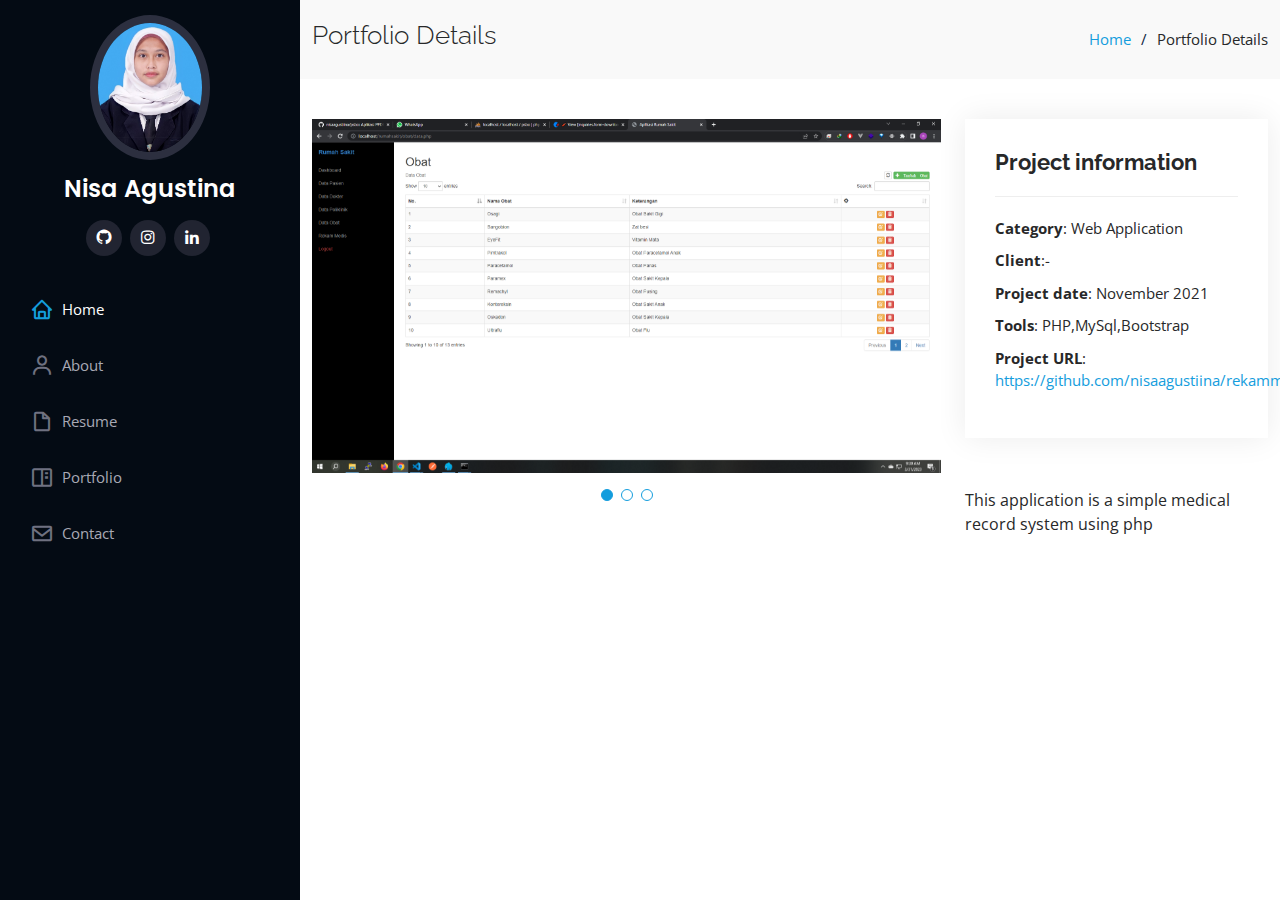
<file: portfolio/portfolio-10.html>
<!DOCTYPE html>
<html lang="en">
    <head>
        <meta charset="utf-8" />
        <meta content="width=device-width, initial-scale=1.0" name="viewport" />
        <title>Portfolio Details</title>
        <meta content="" name="description" />
        <meta content="" name="keywords" />
        <!-- Google Fonts -->
        <link
            href="https://fonts.googleapis.com/css?family=Open+Sans:300,300i,400,400i,600,600i,700,700i|Raleway:300,300i,400,400i,500,500i,600,600i,700,700i|Poppins:300,300i,400,400i,500,500i,600,600i,700,700i"
            rel="stylesheet"
        />

        <!-- Vendor CSS Files -->
        <link href="../assets/vendor/aos/aos.css" rel="stylesheet" />
        <link
            href="../assets/vendor/bootstrap/css/bootstrap.min.css"
            rel="stylesheet"
        />
        <link
            href="../assets/vendor/bootstrap-icons/bootstrap-icons.css"
            rel="stylesheet"
        />
        <link
            href="../assets/vendor/boxicons/css/boxicons.min.css"
            rel="stylesheet"
        />
        <link
            href="../assets/vendor/glightbox/css/glightbox.min.css"
            rel="stylesheet"
        />
        <link
            href="../assets/vendor/swiper/swiper-bundle.min.css"
            rel="stylesheet"
        />

        <!-- Template Main CSS File -->
        <link href="../assets/css/style.css" rel="stylesheet" />
    </head>

    <body>
        <!--  Mobile nav toggle button  -->
        <i class="bi bi-list mobile-nav-toggle d-xl-none"></i>

        <!--  Header  -->
        <header id="header">
            <div class="d-flex flex-column">
                <div class="profile">
                    <img
                        src="../assets/img/nisa.jpg"
                        alt=""
                        class="img-fluid rounded-circle"
                    />
                    <h1 class="text-light">
                        <a href="index.html">Nisa Agustina</a>
                    </h1>
                    <div class="social-links mt-3 text-center">
                        <a
                            href="https://github.com/nisaagustiina"
                            class="github"
                            ><i class="bx bxl-github"></i
                        ></a>
                        <a href="" class="instagram"
                            ><i class="bx bxl-instagram"></i
                        ></a>
                        <a
                            href="https://www.linkedin.com/in/nisaagustina/"
                            class="linkedin"
                            ><i class="bx bxl-linkedin"></i
                        ></a>
                    </div>
                </div>

                <nav id="navbar" class="nav-menu navbar">
                    <ul>
                        <li>
                            <a
                                href="../index.html"
                                class="nav-link scrollto active"
                                ><i class="bx bx-home"></i><span>Home</span></a
                            >
                        </li>
                        <li>
                            <a
                                href="../index.html#about"
                                class="nav-link scrollto"
                                ><i class="bx bx-user"></i><span>About</span></a
                            >
                        </li>
                        <li>
                            <a
                                href="../index.html#resume"
                                class="nav-link scrollto"
                                ><i class="bx bx-file-blank"></i
                                ><span>Resume</span></a
                            >
                        </li>
                        <li>
                            <a
                                href="../index.html#portfolio"
                                class="nav-link scrollto"
                                ><i class="bx bx-book-content"></i
                                ><span>Portfolio</span></a
                            >
                        </li>
                        <li>
                            <a
                                href="../index.html#contact"
                                class="nav-link scrollto"
                                ><i class="bx bx-envelope"></i
                                ><span>Contact</span></a
                            >
                        </li>
                    </ul>
                </nav>
                <!-- .nav-menu -->
            </div>
        </header>
        <!-- End Header -->

        <main id="main">
            <!--  Breadcrumbs  -->
            <section id="breadcrumbs" class="breadcrumbs">
                <div class="container">
                    <div
                        class="d-flex justify-content-between align-items-center"
                    >
                        <h2>Portfolio Details</h2>
                        <ol>
                            <li><a href="index.html">Home</a></li>
                            <li>Portfolio Details</li>
                        </ol>
                    </div>
                </div>
            </section>
            <!-- End Breadcrumbs -->

            <!--  Portfolio Details Section  -->
            <section id="portfolio-details" class="portfolio-details">
                <div class="container">
                    <div class="row">
                        <div class="col-lg-8">
                            <div class="portfolio-details-slider swiper">
                                <div class="swiper-wrapper align-items-center">
                                    <div class="swiper-slide">
                                        <img
                                            src="../assets/img/project/rekammedis/Screenshot (231).png"
                                            alt=""
                                        />
                                    </div>
                                    <div class="swiper-slide">
                                        <img
                                            src="../assets/img/project/rekammedis/Screenshot (232).png"
                                            alt=""
                                        />
                                    </div>
                                    <div class="swiper-slide">
                                        <img
                                            src="../assets/img/project/rekammedis/Screenshot (233).png"
                                            alt=""
                                        />
                                    </div>
                                </div>
                                <div class="swiper-pagination"></div>
                            </div>
                        </div>

                        <div class="col-lg-4">
                            <div class="portfolio-info">
                                <h3>Project information</h3>
                                <ul>
                                    <li>
                                        <strong>Category</strong>: Web
                                        Application
                                    </li>
                                    <li><strong>Client</strong>:-</li>
                                    <li>
                                        <strong>Project date</strong>: November
                                        2021
                                    </li>
                                    <li>
                                        <strong>Tools</strong>:
                                        PHP,MySql,Bootstrap
                                    </li>
                                    <li>
                                        <strong>Project URL</strong>:
                                        <a
                                            href="https://github.com/nisaagustiina/rekammedis.git"
                                            target="_blank"
                                            >https://github.com/nisaagustiina/rekammedis.git</a
                                        >
                                    </li>
                                </ul>
                            </div>
                            <div class="portfolio-description">
                                <h2></h2>
                                <p>
                                    This application is a simple medical record
                                    system using php
                                </p>
                            </div>
                        </div>
                    </div>
                </div>
            </section>
            <!-- End Portfolio Details Section -->
        </main>
        <!-- End #main -->

        <!--  Footer  -->
        <div id="preloader"></div>
        <a
            href="#"
            class="back-to-top d-flex align-items-center justify-content-center"
            ><i class="bi bi-arrow-up-short"></i
        ></a>

        <!-- Vendor JS Files -->
        <script src="../assets/vendor/purecounter/purecounter_vanilla.js"></script>
        <script src="../assets/vendor/aos/aos.js"></script>
        <script src="../assets/vendor/bootstrap/js/bootstrap.bundle.min.js"></script>
        <script src="../assets/vendor/glightbox/js/glightbox.min.js"></script>
        <script src="../assets/vendor/isotope-layout/isotope.pkgd.min.js"></script>
        <script src="../assets/vendor/swiper/swiper-bundle.min.js"></script>
        <script src="../assets/vendor/typed.js/typed.min.js"></script>
        <script src="../assets/vendor/waypoints/noframework.waypoints.js"></script>
        <script src="../assets/vendor/php-email-form/validate.js"></script>

        <!-- Template Main JS File -->
        <script src="../assets/js/main.js"></script>
    </body>
</html>
</file>
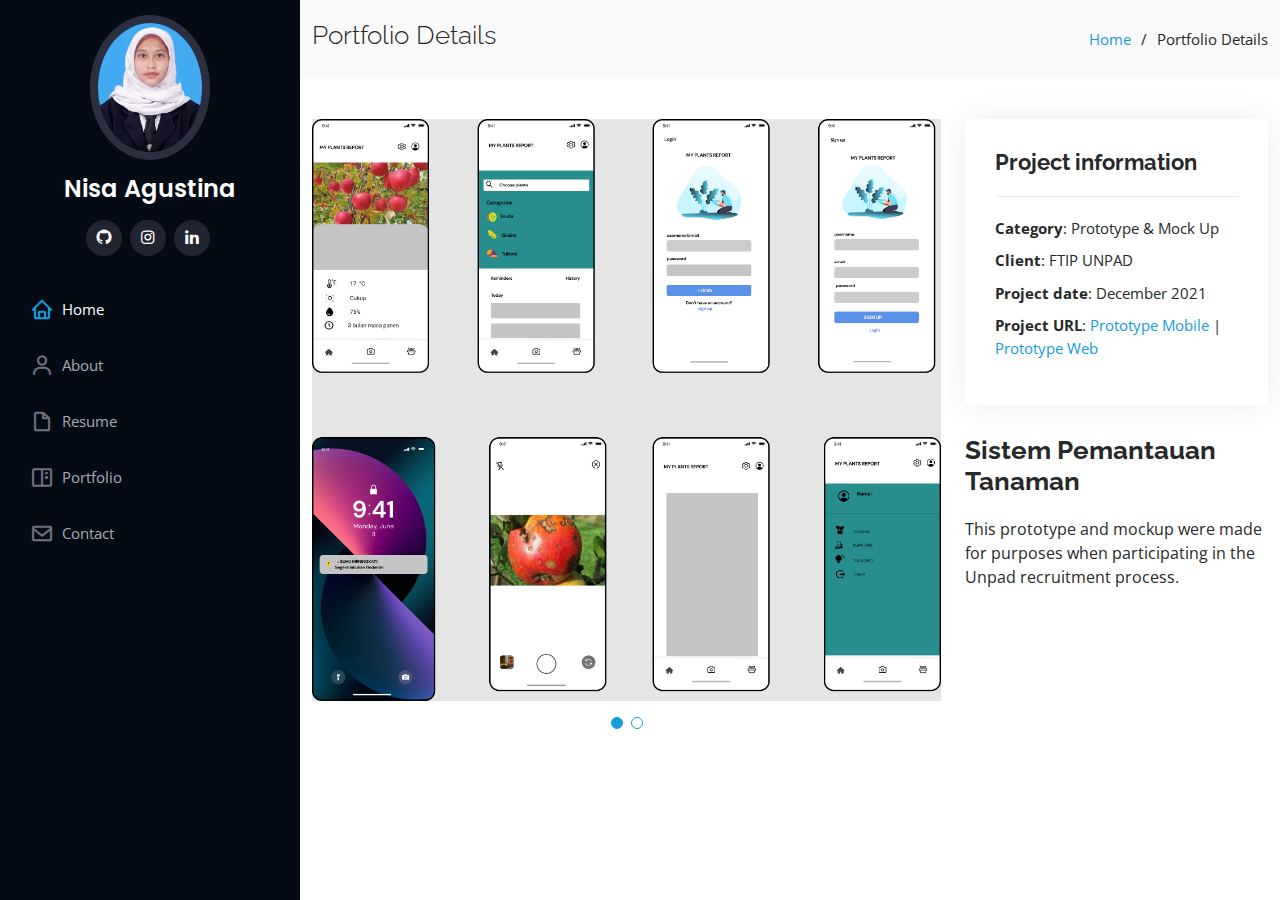
<file: portfolio/portfolio-11.html>
<!DOCTYPE html>
<html lang="en">
    <head>
        <meta charset="utf-8" />
        <meta content="width=device-width, initial-scale=1.0" name="viewport" />
        <title>Portfolio Details</title>
        <meta content="" name="description" />
        <meta content="" name="keywords" />
        <!-- Google Fonts -->
        <link
            href="https://fonts.googleapis.com/css?family=Open+Sans:300,300i,400,400i,600,600i,700,700i|Raleway:300,300i,400,400i,500,500i,600,600i,700,700i|Poppins:300,300i,400,400i,500,500i,600,600i,700,700i"
            rel="stylesheet"
        />

        <!-- Vendor CSS Files -->
        <link href="../assets/vendor/aos/aos.css" rel="stylesheet" />
        <link
            href="../assets/vendor/bootstrap/css/bootstrap.min.css"
            rel="stylesheet"
        />
        <link
            href="../assets/vendor/bootstrap-icons/bootstrap-icons.css"
            rel="stylesheet"
        />
        <link
            href="../assets/vendor/boxicons/css/boxicons.min.css"
            rel="stylesheet"
        />
        <link
            href="../assets/vendor/glightbox/css/glightbox.min.css"
            rel="stylesheet"
        />
        <link
            href="../assets/vendor/swiper/swiper-bundle.min.css"
            rel="stylesheet"
        />

        <!-- Template Main CSS File -->
        <link href="../assets/css/style.css" rel="stylesheet" />
    </head>

    <body>
        <!--  Mobile nav toggle button  -->
        <i class="bi bi-list mobile-nav-toggle d-xl-none"></i>

        <!--  Header  -->
        <header id="header">
            <div class="d-flex flex-column">
                <div class="profile">
                    <img
                        src="../assets/img/nisa.jpg"
                        alt=""
                        class="img-fluid rounded-circle"
                    />
                    <h1 class="text-light">
                        <a href="index.html">Nisa Agustina</a>
                    </h1>
                    <div class="social-links mt-3 text-center">
                        <a
                            href="https://github.com/nisaagustiina"
                            class="github"
                            ><i class="bx bxl-github"></i
                        ></a>
                        <a href="" class="instagram"
                            ><i class="bx bxl-instagram"></i
                        ></a>
                        <a
                            href="https://www.linkedin.com/in/nisaagustina/"
                            class="linkedin"
                            ><i class="bx bxl-linkedin"></i
                        ></a>
                    </div>
                </div>

                <nav id="navbar" class="nav-menu navbar">
                    <ul>
                        <li>
                            <a
                                href="../index.html"
                                class="nav-link scrollto active"
                                ><i class="bx bx-home"></i><span>Home</span></a
                            >
                        </li>
                        <li>
                            <a
                                href="../index.html#about"
                                class="nav-link scrollto"
                                ><i class="bx bx-user"></i><span>About</span></a
                            >
                        </li>
                        <li>
                            <a
                                href="../index.html#resume"
                                class="nav-link scrollto"
                                ><i class="bx bx-file-blank"></i
                                ><span>Resume</span></a
                            >
                        </li>
                        <li>
                            <a
                                href="../index.html#portfolio"
                                class="nav-link scrollto"
                                ><i class="bx bx-book-content"></i
                                ><span>Portfolio</span></a
                            >
                        </li>
                        <li>
                            <a
                                href="../index.html#contact"
                                class="nav-link scrollto"
                                ><i class="bx bx-envelope"></i
                                ><span>Contact</span></a
                            >
                        </li>
                    </ul>
                </nav>
                <!-- .nav-menu -->
            </div>
        </header>
        <!-- End Header -->

        <main id="main">
            <!--  Breadcrumbs  -->
            <section id="breadcrumbs" class="breadcrumbs">
                <div class="container">
                    <div
                        class="d-flex justify-content-between align-items-center"
                    >
                        <h2>Portfolio Details</h2>
                        <ol>
                            <li><a href="index.html">Home</a></li>
                            <li>Portfolio Details</li>
                        </ol>
                    </div>
                </div>
            </section>
            <!-- End Breadcrumbs -->

            <!--  Portfolio Details Section  -->
            <section id="portfolio-details" class="portfolio-details">
                <div class="container">
                    <div class="row gy-4">
                        <div class="col-lg-8">
                            <div class="portfolio-details-slider swiper">
                                <div class="swiper-wrapper align-items-center">
                                    <div class="swiper-slide">
                                        <img
                                            src="../assets/img/project/Prototype.png"
                                            alt=""
                                        />
                                    </div>
                                    <div class="swiper-slide">
                                        <img
                                            src="../assets/img/project/Prototype (1).png"
                                            alt=""
                                        />
                                    </div>
                                </div>
                                <div class="swiper-pagination"></div>
                            </div>
                        </div>

                        <div class="col-lg-4">
                            <div class="portfolio-info">
                                <h3>Project information</h3>
                                <ul>
                                    <li>
                                        <strong>Category</strong>: Prototype &
                                        Mock Up
                                    </li>
                                    <li><strong>Client</strong>: FTIP UNPAD</li>
                                    <li>
                                        <strong>Project date</strong>: December
                                        2021
                                    </li>
                                    <li>
                                        <strong>Project URL</strong>:
                                        <a
                                            href="https://www.figma.com/proto/zRXwrK9SLbdk4SRg0xsEfT/Prototype?node-id=53-110&scaling=scale-down&page-id=13%3A2&starting-point-node-id=15%3A528"
                                            >Prototype Mobile</a
                                        >
                                        |
                                        <a
                                            href="https://www.figma.com/proto/zRXwrK9SLbdk4SRg0xsEfT/Prototype?node-id=34-47&scaling=scale-down&page-id=0%3A1&starting-point-node-id=34%3A47"
                                            >Prototype Web</a
                                        >
                                    </li>
                                </ul>
                            </div>
                            <div class="portfolio-description">
                                <h2>Sistem Pemantauan Tanaman</h2>
                                <p>
                                    This prototype and mockup were made for
                                    purposes when participating in the Unpad
                                    recruitment process.
                                </p>
                            </div>
                        </div>
                    </div>
                </div>
            </section>
            <!-- End Portfolio Details Section -->
        </main>
        <!-- End #main -->

        <!--  Footer  -->
        <div id="preloader"></div>
        <a
            href="#"
            class="back-to-top d-flex align-items-center justify-content-center"
            ><i class="bi bi-arrow-up-short"></i
        ></a>

        <!-- Vendor JS Files -->
        <script src="../assets/vendor/purecounter/purecounter_vanilla.js"></script>
        <script src="../assets/vendor/aos/aos.js"></script>
        <script src="../assets/vendor/bootstrap/js/bootstrap.bundle.min.js"></script>
        <script src="../assets/vendor/glightbox/js/glightbox.min.js"></script>
        <script src="../assets/vendor/isotope-layout/isotope.pkgd.min.js"></script>
        <script src="../assets/vendor/swiper/swiper-bundle.min.js"></script>
        <script src="../assets/vendor/typed.js/typed.min.js"></script>
        <script src="../assets/vendor/waypoints/noframework.waypoints.js"></script>
        <script src="../assets/vendor/php-email-form/validate.js"></script>

        <!-- Template Main JS File -->
        <script src="../assets/js/main.js"></script>
    </body>
</html>
</file>
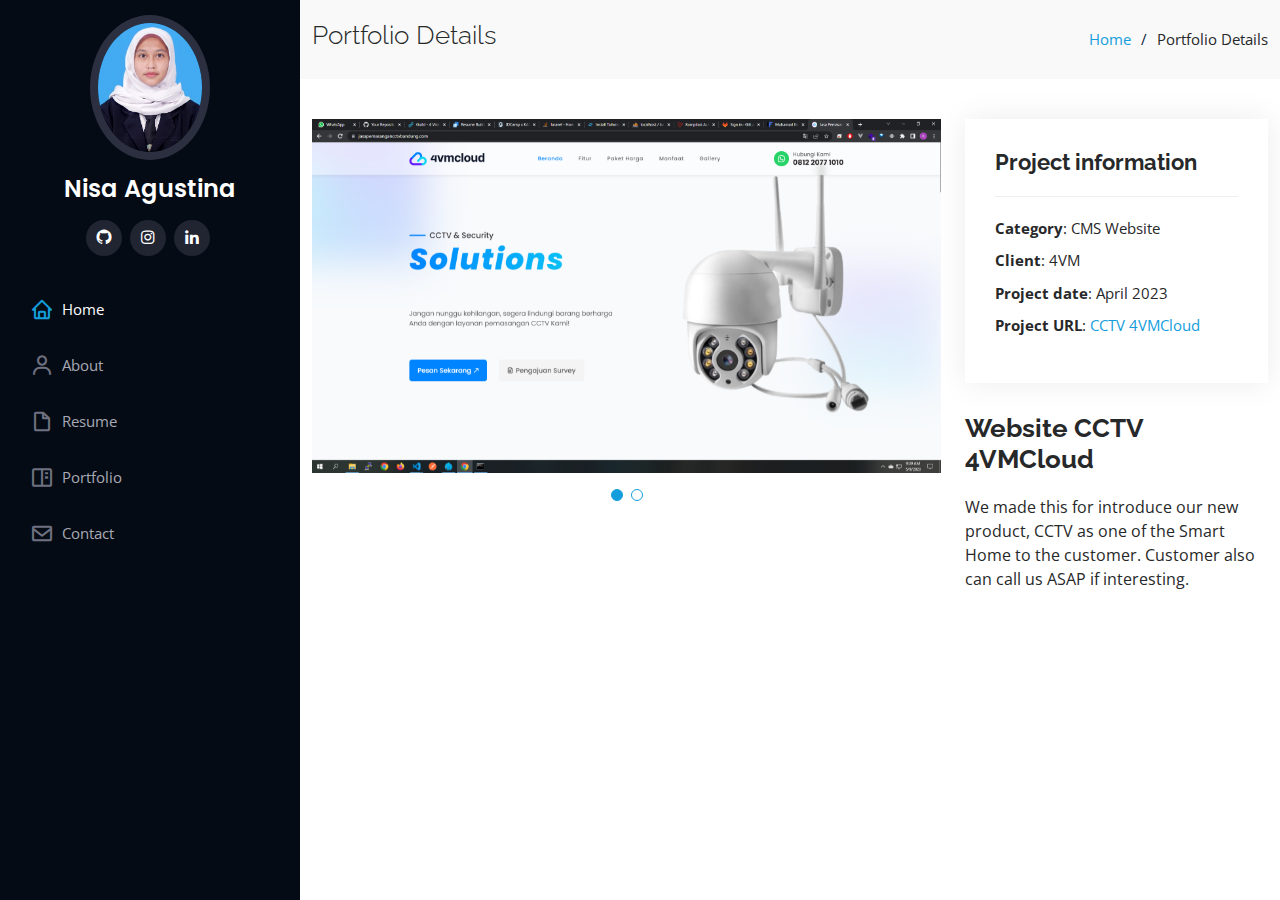
<file: portfolio/portfolio-12.html>
<!DOCTYPE html>
<html lang="en">
    <head>
        <meta charset="utf-8" />
        <meta content="width=device-width, initial-scale=1.0" name="viewport" />
        <title>Portfolio Details</title>
        <meta content="" name="description" />
        <meta content="" name="keywords" />
        <!-- Google Fonts -->
        <link
            href="https://fonts.googleapis.com/css?family=Open+Sans:300,300i,400,400i,600,600i,700,700i|Raleway:300,300i,400,400i,500,500i,600,600i,700,700i|Poppins:300,300i,400,400i,500,500i,600,600i,700,700i"
            rel="stylesheet"
        />

        <!-- Vendor CSS Files -->
        <link href="../assets/vendor/aos/aos.css" rel="stylesheet" />
        <link
            href="../assets/vendor/bootstrap/css/bootstrap.min.css"
            rel="stylesheet"
        />
        <link
            href="../assets/vendor/bootstrap-icons/bootstrap-icons.css"
            rel="stylesheet"
        />
        <link
            href="../assets/vendor/boxicons/css/boxicons.min.css"
            rel="stylesheet"
        />
        <link
            href="../assets/vendor/glightbox/css/glightbox.min.css"
            rel="stylesheet"
        />
        <link
            href="../assets/vendor/swiper/swiper-bundle.min.css"
            rel="stylesheet"
        />

        <!-- Template Main CSS File -->
        <link href="../assets/css/style.css" rel="stylesheet" />
    </head>

    <body>
        <!--  Mobile nav toggle button  -->
        <i class="bi bi-list mobile-nav-toggle d-xl-none"></i>

        <!--  Header  -->
        <header id="header">
            <div class="d-flex flex-column">
                <div class="profile">
                    <img
                        src="../assets/img/nisa.jpg"
                        alt=""
                        class="img-fluid rounded-circle"
                    />
                    <h1 class="text-light">
                        <a href="index.html">Nisa Agustina</a>
                    </h1>
                    <div class="social-links mt-3 text-center">
                        <a
                            href="https://github.com/nisaagustiina"
                            class="github"
                            ><i class="bx bxl-github"></i
                        ></a>
                        <a href="" class="instagram"
                            ><i class="bx bxl-instagram"></i
                        ></a>
                        <a
                            href="https://www.linkedin.com/in/nisaagustina/"
                            class="linkedin"
                            ><i class="bx bxl-linkedin"></i
                        ></a>
                    </div>
                </div>

                <nav id="navbar" class="nav-menu navbar">
                    <ul>
                        <li>
                            <a
                                href="../index.html"
                                class="nav-link scrollto active"
                                ><i class="bx bx-home"></i><span>Home</span></a
                            >
                        </li>
                        <li>
                            <a
                                href="../index.html#about"
                                class="nav-link scrollto"
                                ><i class="bx bx-user"></i><span>About</span></a
                            >
                        </li>
                        <li>
                            <a
                                href="../index.html#resume"
                                class="nav-link scrollto"
                                ><i class="bx bx-file-blank"></i
                                ><span>Resume</span></a
                            >
                        </li>
                        <li>
                            <a
                                href="../index.html#portfolio"
                                class="nav-link scrollto"
                                ><i class="bx bx-book-content"></i
                                ><span>Portfolio</span></a
                            >
                        </li>
                        <li>
                            <a
                                href="../index.html#contact"
                                class="nav-link scrollto"
                                ><i class="bx bx-envelope"></i
                                ><span>Contact</span></a
                            >
                        </li>
                    </ul>
                </nav>
                <!-- .nav-menu -->
            </div>
        </header>
        <!-- End Header -->

        <main id="main">
            <!--  Breadcrumbs  -->
            <section id="breadcrumbs" class="breadcrumbs">
                <div class="container">
                    <div
                        class="d-flex justify-content-between align-items-center"
                    >
                        <h2>Portfolio Details</h2>
                        <ol>
                            <li><a href="index.html">Home</a></li>
                            <li>Portfolio Details</li>
                        </ol>
                    </div>
                </div>
            </section>
            <!-- End Breadcrumbs -->

            <!--  Portfolio Details Section  -->
            <section id="portfolio-details" class="portfolio-details">
                <div class="container">
                    <div class="row gy-4">
                        <div class="col-lg-8">
                            <div class="portfolio-details-slider swiper">
                                <div class="swiper-wrapper align-items-center">
                                    <div class="swiper-slide">
                                        <img
                                            src="../assets/img/project/4vm/cms-cctv/Screenshot (397).png"
                                            alt=""
                                        />
                                    </div>
                                    <div class="swiper-slide">
                                        <img
                                            src="../assets/img/project/4vm/cms-cctv/Screenshot (398).png"
                                            alt=""
                                        />
                                    </div>
                                </div>
                                <div class="swiper-pagination"></div>
                            </div>
                        </div>

                        <div class="col-lg-4">
                            <div class="portfolio-info">
                                <h3>Project information</h3>
                                <ul>
                                    <li>
                                        <strong>Category</strong>: CMS Website
                                    </li>
                                    <li><strong>Client</strong>: 4VM</li>
                                    <li>
                                        <strong>Project date</strong>: April
                                        2023
                                    </li>
                                    <li>
                                        <strong>Project URL</strong>:
                                        <a
                                            href="https://jasapemasangancctvbandung.com/"
                                            >CCTV 4VMCloud</a
                                        >
                                    </li>
                                </ul>
                            </div>
                            <div class="portfolio-description">
                                <h2>Website CCTV 4VMCloud</h2>
                                <p>
                                    We made this for introduce our new product,
                                    CCTV as one of the Smart Home to the
                                    customer. Customer also can call us ASAP if
                                    interesting.
                                </p>
                            </div>
                        </div>
                    </div>
                </div>
            </section>
            <!-- End Portfolio Details Section -->
        </main>
        <!-- End #main -->

        <!--  Footer  -->
        <div id="preloader"></div>
        <a
            href="#"
            class="back-to-top d-flex align-items-center justify-content-center"
            ><i class="bi bi-arrow-up-short"></i
        ></a>

        <!-- Vendor JS Files -->
        <script src="../assets/vendor/purecounter/purecounter_vanilla.js"></script>
        <script src="../assets/vendor/aos/aos.js"></script>
        <script src="../assets/vendor/bootstrap/js/bootstrap.bundle.min.js"></script>
        <script src="../assets/vendor/glightbox/js/glightbox.min.js"></script>
        <script src="../assets/vendor/isotope-layout/isotope.pkgd.min.js"></script>
        <script src="../assets/vendor/swiper/swiper-bundle.min.js"></script>
        <script src="../assets/vendor/typed.js/typed.min.js"></script>
        <script src="../assets/vendor/waypoints/noframework.waypoints.js"></script>
        <script src="../assets/vendor/php-email-form/validate.js"></script>

        <!-- Template Main JS File -->
        <script src="../assets/js/main.js"></script>
    </body>
</html>
</file>
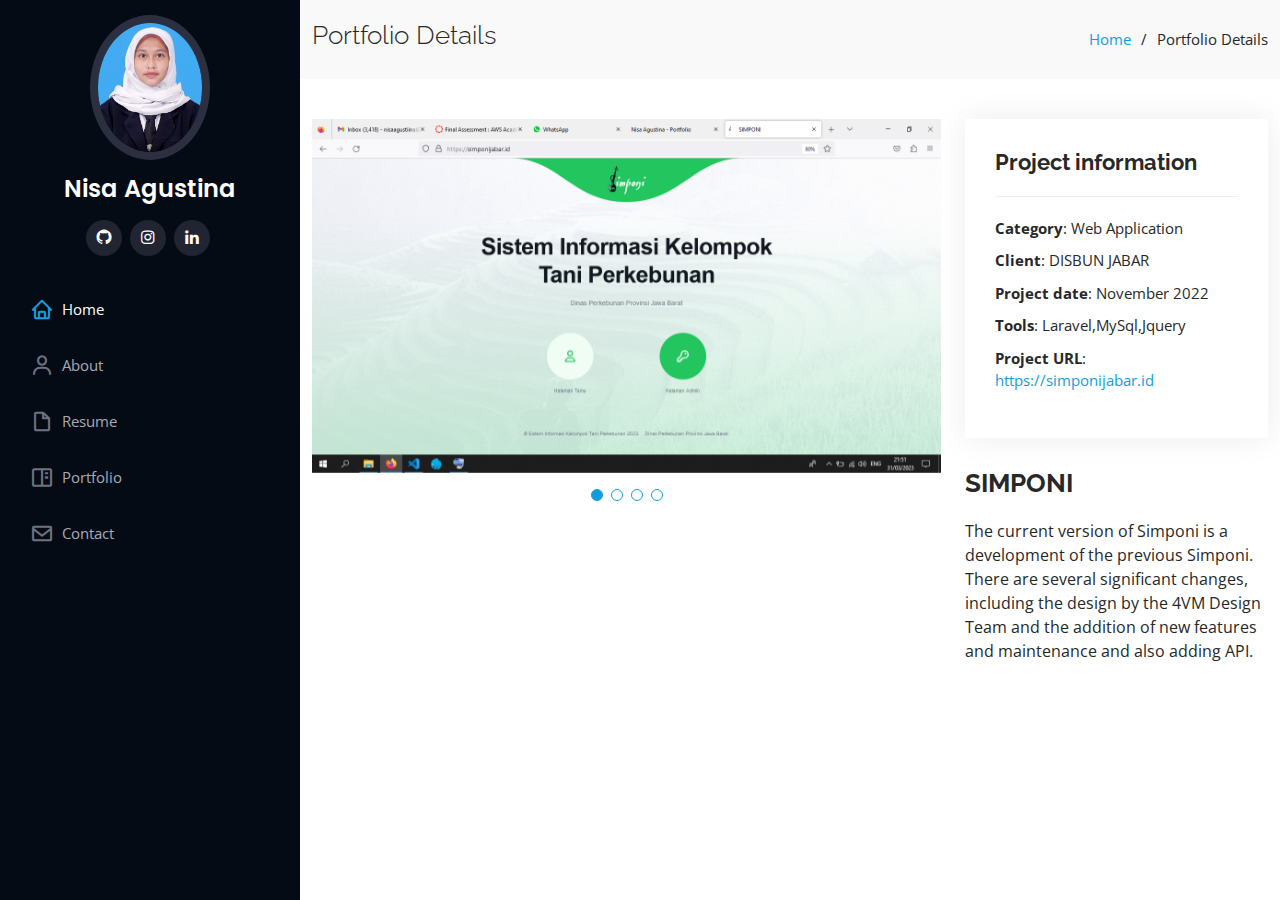
<file: portfolio/portfolio-2.html>
<!DOCTYPE html>
<html lang="en">
    <head>
        <meta charset="utf-8" />
        <meta content="width=device-width, initial-scale=1.0" name="viewport" />
        <title>Portfolio Details</title>
        <meta content="" name="description" />
        <meta content="" name="keywords" />
        <!-- Google Fonts -->
        <link
            href="https://fonts.googleapis.com/css?family=Open+Sans:300,300i,400,400i,600,600i,700,700i|Raleway:300,300i,400,400i,500,500i,600,600i,700,700i|Poppins:300,300i,400,400i,500,500i,600,600i,700,700i"
            rel="stylesheet"
        />

        <!-- Vendor CSS Files -->
        <link href="../assets/vendor/aos/aos.css" rel="stylesheet" />
        <link
            href="../assets/vendor/bootstrap/css/bootstrap.min.css"
            rel="stylesheet"
        />
        <link
            href="../assets/vendor/bootstrap-icons/bootstrap-icons.css"
            rel="stylesheet"
        />
        <link
            href="../assets/vendor/boxicons/css/boxicons.min.css"
            rel="stylesheet"
        />
        <link
            href="../assets/vendor/glightbox/css/glightbox.min.css"
            rel="stylesheet"
        />
        <link
            href="../assets/vendor/swiper/swiper-bundle.min.css"
            rel="stylesheet"
        />

        <!-- Template Main CSS File -->
        <link href="../assets/css/style.css" rel="stylesheet" />
    </head>

    <body>
        <!--  Mobile nav toggle button  -->
        <i class="bi bi-list mobile-nav-toggle d-xl-none"></i>

        <!--  Header  -->
        <header id="header">
            <div class="d-flex flex-column">
                <div class="profile">
                    <img
                        src="../assets/img/nisa.jpg"
                        alt=""
                        class="img-fluid rounded-circle"
                    />
                    <h1 class="text-light">
                        <a href="index.html">Nisa Agustina</a>
                    </h1>
                    <div class="social-links mt-3 text-center">
                        <a
                            href="https://github.com/nisaagustiina"
                            class="github"
                            ><i class="bx bxl-github"></i
                        ></a>
                        <a href="" class="instagram"
                            ><i class="bx bxl-instagram"></i
                        ></a>
                        <a
                            href="https://www.linkedin.com/in/nisaagustina/"
                            class="linkedin"
                            ><i class="bx bxl-linkedin"></i
                        ></a>
                    </div>
                </div>

                <nav id="navbar" class="nav-menu navbar">
                    <ul>
                        <li>
                            <a
                                href="../index.html"
                                class="nav-link scrollto active"
                                ><i class="bx bx-home"></i><span>Home</span></a
                            >
                        </li>
                        <li>
                            <a
                                href="../index.html#about"
                                class="nav-link scrollto"
                                ><i class="bx bx-user"></i><span>About</span></a
                            >
                        </li>
                        <li>
                            <a
                                href="../index.html#resume"
                                class="nav-link scrollto"
                                ><i class="bx bx-file-blank"></i
                                ><span>Resume</span></a
                            >
                        </li>
                        <li>
                            <a
                                href="../index.html#portfolio"
                                class="nav-link scrollto"
                                ><i class="bx bx-book-content"></i
                                ><span>Portfolio</span></a
                            >
                        </li>
                        <li>
                            <a
                                href="../index.html#contact"
                                class="nav-link scrollto"
                                ><i class="bx bx-envelope"></i
                                ><span>Contact</span></a
                            >
                        </li>
                    </ul>
                </nav>
                <!-- .nav-menu -->
            </div>
        </header>
        <!-- End Header -->

        <main id="main">
            <!--  Breadcrumbs  -->
            <section id="breadcrumbs" class="breadcrumbs">
                <div class="container">
                    <div
                        class="d-flex justify-content-between align-items-center"
                    >
                        <h2>Portfolio Details</h2>
                        <ol>
                            <li><a href="index.html">Home</a></li>
                            <li>Portfolio Details</li>
                        </ol>
                    </div>
                </div>
            </section>
            <!-- End Breadcrumbs -->

            <!--  Portfolio Details Section  -->
            <section id="portfolio-details" class="portfolio-details">
                <div class="container">
                    <div class="row">
                        <div class="col-lg-8">
                            <div class="portfolio-details-slider swiper">
                                <div class="swiper-wrapper align-items-center">
                                    <div class="swiper-slide">
                                        <img
                                            src="../assets/img/project/4vm/simponi/login.png"
                                            alt=""
                                        />
                                    </div>
                                    <div class="swiper-slide">
                                        <img
                                            src="../assets/img/project/4vm/simponi/Screenshot (167).png"
                                            alt=""
                                        />
                                    </div>
                                    <div class="swiper-slide">
                                        <img
                                            src="../assets/img/project/4vm/simponi/Screenshot (168).png"
                                            alt=""
                                        />
                                    </div>
                                    <div class="swiper-slide">
                                        <img
                                            src="../assets/img/project/4vm/simponi/mastr.png"
                                            alt=""
                                        />
                                    </div>
                                </div>
                                <div class="swiper-pagination"></div>
                            </div>
                        </div>

                        <div class="col-lg-4">
                            <div class="portfolio-info">
                                <h3>Project information</h3>
                                <ul>
                                    <li>
                                        <strong>Category</strong>: Web
                                        Application
                                    </li>
                                    <li>
                                        <strong>Client</strong>: DISBUN JABAR
                                    </li>
                                    <li>
                                        <strong>Project date</strong>: November
                                        2022
                                    </li>
                                    <li>
                                        <strong>Tools</strong>:
                                        Laravel,MySql,Jquery
                                    </li>
                                    <li>
                                        <strong>Project URL</strong>:
                                        <a
                                            href="https://simponijabar.id"
                                            target="_blank"
                                            >https://simponijabar.id</a
                                        >
                                    </li>
                                </ul>
                            </div>
                            <div class="portfolio-description">
                                <h2>SIMPONI</h2>
                                <p>
                                    The current version of Simponi is a
                                    development of the previous Simponi. There
                                    are several significant changes, including
                                    the design by the 4VM Design Team and the
                                    addition of new features and maintenance and
                                    also adding API.
                                </p>
                            </div>
                        </div>
                    </div>
                </div>
            </section>
            <!-- End Portfolio Details Section -->
        </main>
        <!-- End #main -->

        <!--  Footer  -->
        <div id="preloader"></div>
        <a
            href="#"
            class="back-to-top d-flex align-items-center justify-content-center"
            ><i class="bi bi-arrow-up-short"></i
        ></a>

        <!-- Vendor JS Files -->
        <script src="../assets/vendor/purecounter/purecounter_vanilla.js"></script>
        <script src="../assets/vendor/aos/aos.js"></script>
        <script src="../assets/vendor/bootstrap/js/bootstrap.bundle.min.js"></script>
        <script src="../assets/vendor/glightbox/js/glightbox.min.js"></script>
        <script src="../assets/vendor/isotope-layout/isotope.pkgd.min.js"></script>
        <script src="../assets/vendor/swiper/swiper-bundle.min.js"></script>
        <script src="../assets/vendor/typed.js/typed.min.js"></script>
        <script src="../assets/vendor/waypoints/noframework.waypoints.js"></script>
        <script src="../assets/vendor/php-email-form/validate.js"></script>

        <!-- Template Main JS File -->
        <script src="../assets/js/main.js"></script>
    </body>
</html>
</file>
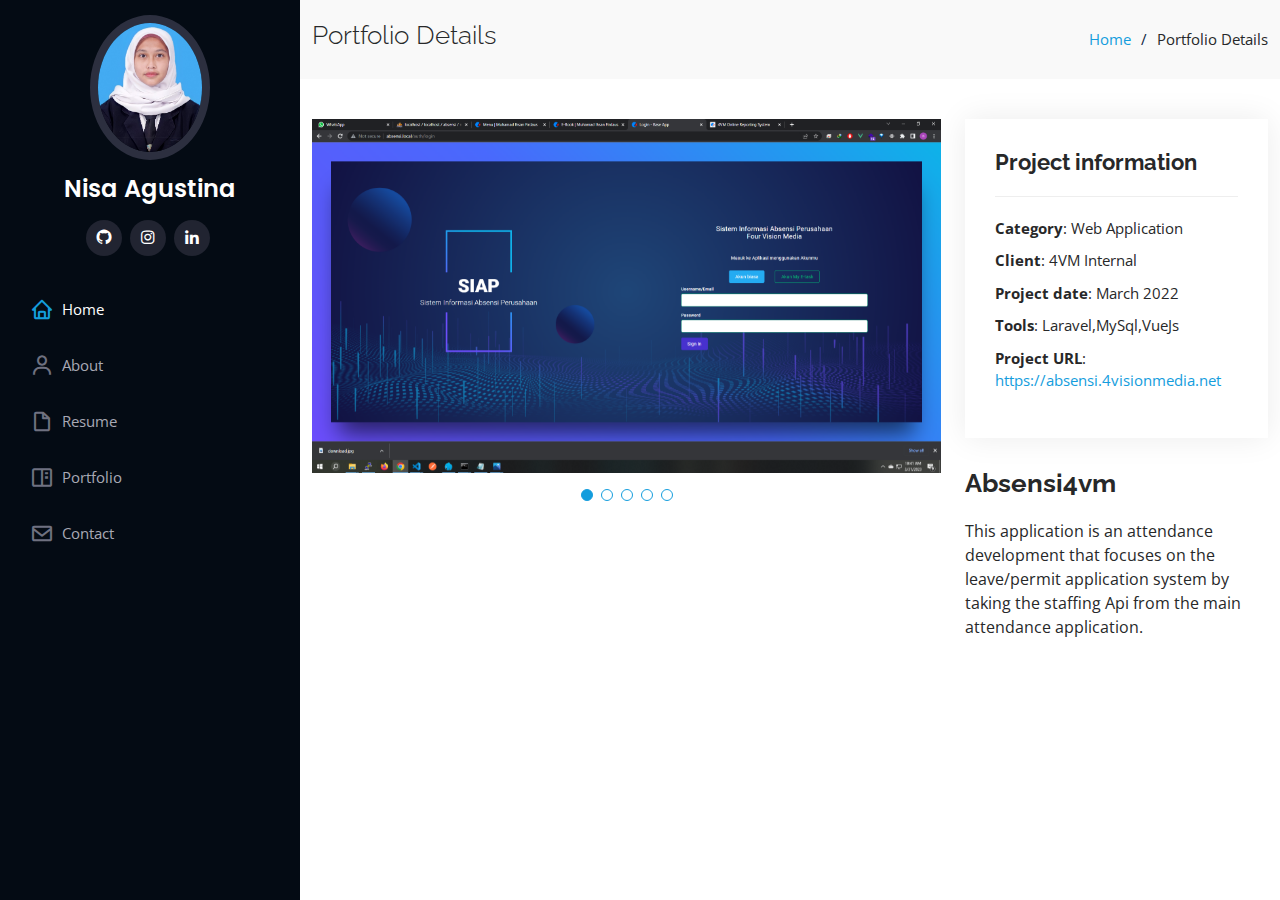
<file: portfolio/portfolio-3.html>
<!DOCTYPE html>
<html lang="en">
    <head>
        <meta charset="utf-8" />
        <meta content="width=device-width, initial-scale=1.0" name="viewport" />
        <title>Portfolio Details</title>
        <meta content="" name="description" />
        <meta content="" name="keywords" />
        <!-- Google Fonts -->
        <link
            href="https://fonts.googleapis.com/css?family=Open+Sans:300,300i,400,400i,600,600i,700,700i|Raleway:300,300i,400,400i,500,500i,600,600i,700,700i|Poppins:300,300i,400,400i,500,500i,600,600i,700,700i"
            rel="stylesheet"
        />

        <!-- Vendor CSS Files -->
        <link href="../assets/vendor/aos/aos.css" rel="stylesheet" />
        <link
            href="../assets/vendor/bootstrap/css/bootstrap.min.css"
            rel="stylesheet"
        />
        <link
            href="../assets/vendor/bootstrap-icons/bootstrap-icons.css"
            rel="stylesheet"
        />
        <link
            href="../assets/vendor/boxicons/css/boxicons.min.css"
            rel="stylesheet"
        />
        <link
            href="../assets/vendor/glightbox/css/glightbox.min.css"
            rel="stylesheet"
        />
        <link
            href="../assets/vendor/swiper/swiper-bundle.min.css"
            rel="stylesheet"
        />

        <!-- Template Main CSS File -->
        <link href="../assets/css/style.css" rel="stylesheet" />
    </head>

    <body>
        <!--  Mobile nav toggle button  -->
        <i class="bi bi-list mobile-nav-toggle d-xl-none"></i>

        <!--  Header  -->
        <header id="header">
            <div class="d-flex flex-column">
                <div class="profile">
                    <img
                        src="../assets/img/nisa.jpg"
                        alt=""
                        class="img-fluid rounded-circle"
                    />
                    <h1 class="text-light">
                        <a href="index.html">Nisa Agustina</a>
                    </h1>
                    <div class="social-links mt-3 text-center">
                        <a
                            href="https://github.com/nisaagustiina"
                            class="github"
                            ><i class="bx bxl-github"></i
                        ></a>
                        <a href="" class="instagram"
                            ><i class="bx bxl-instagram"></i
                        ></a>
                        <a
                            href="https://www.linkedin.com/in/nisaagustina/"
                            class="linkedin"
                            ><i class="bx bxl-linkedin"></i
                        ></a>
                    </div>
                </div>

                <nav id="navbar" class="nav-menu navbar">
                    <ul>
                        <li>
                            <a
                                href="../index.html"
                                class="nav-link scrollto active"
                                ><i class="bx bx-home"></i><span>Home</span></a
                            >
                        </li>
                        <li>
                            <a
                                href="../index.html#about"
                                class="nav-link scrollto"
                                ><i class="bx bx-user"></i><span>About</span></a
                            >
                        </li>
                        <li>
                            <a
                                href="../index.html#resume"
                                class="nav-link scrollto"
                                ><i class="bx bx-file-blank"></i
                                ><span>Resume</span></a
                            >
                        </li>
                        <li>
                            <a
                                href="../index.html#portfolio"
                                class="nav-link scrollto"
                                ><i class="bx bx-book-content"></i
                                ><span>Portfolio</span></a
                            >
                        </li>
                        <li>
                            <a
                                href="../index.html#contact"
                                class="nav-link scrollto"
                                ><i class="bx bx-envelope"></i
                                ><span>Contact</span></a
                            >
                        </li>
                    </ul>
                </nav>
                <!-- .nav-menu -->
            </div>
        </header>
        <!-- End Header -->

        <main id="main">
            <!--  Breadcrumbs  -->
            <section id="breadcrumbs" class="breadcrumbs">
                <div class="container">
                    <div
                        class="d-flex justify-content-between align-items-center"
                    >
                        <h2>Portfolio Details</h2>
                        <ol>
                            <li><a href="index.html">Home</a></li>
                            <li>Portfolio Details</li>
                        </ol>
                    </div>
                </div>
            </section>
            <!-- End Breadcrumbs -->

            <!--  Portfolio Details Section  -->
            <section id="portfolio-details" class="portfolio-details">
                <div class="container">
                    <div class="row">
                        <div class="col-lg-8">
                            <div class="portfolio-details-slider swiper">
                                <div class="swiper-wrapper align-items-center">
                                    <div class="swiper-slide">
                                        <img
                                            src="../assets/img/project/4vm/absensi/Screenshot (280).png"
                                            alt=""
                                        />
                                    </div>
                                    <div class="swiper-slide">
                                        <img
                                            src="../assets/img/project/4vm/absensi/Screenshot (287).png"
                                            alt=""
                                        />
                                    </div>
                                    <div class="swiper-slide">
                                        <img
                                            src="../assets/img/project/4vm/absensi/Screenshot (289).png"
                                            alt=""
                                        />
                                    </div>
                                    <div class="swiper-slide">
                                        <img
                                            src="../assets/img/project/4vm/absensi/Screenshot (291).png"
                                            alt=""
                                        />
                                    </div>
                                    <div class="swiper-slide">
                                        <img
                                            src="../assets/img/project/4vm/absensi/Screenshot (298).png"
                                            alt=""
                                        />
                                    </div>
                                </div>
                                <div class="swiper-pagination"></div>
                            </div>
                        </div>

                        <div class="col-lg-4">
                            <div class="portfolio-info">
                                <h3>Project information</h3>
                                <ul>
                                    <li>
                                        <strong>Category</strong>: Web
                                        Application
                                    </li>
                                    <li>
                                        <strong>Client</strong>: 4VM Internal
                                    </li>
                                    <li>
                                        <strong>Project date</strong>: March
                                        2022
                                    </li>
                                    <li>
                                        <strong>Tools</strong>:
                                        Laravel,MySql,VueJs
                                    </li>
                                    <li>
                                        <strong>Project URL</strong>:
                                        <a
                                            href="https://absensi.4visionmedia.net"
                                            target="_blank"
                                            >https://absensi.4visionmedia.net</a
                                        >
                                    </li>
                                </ul>
                            </div>
                            <div class="portfolio-description">
                                <h2>Absensi4vm</h2>
                                <p>
                                    This application is an attendance
                                    development that focuses on the leave/permit
                                    application system by taking the staffing
                                    Api from the main attendance application.
                                </p>
                            </div>
                        </div>
                    </div>
                </div>
            </section>
            <!-- End Portfolio Details Section -->
        </main>
        <!-- End #main -->

        <!--  Footer  -->
        <div id="preloader"></div>
        <a
            href="#"
            class="back-to-top d-flex align-items-center justify-content-center"
            ><i class="bi bi-arrow-up-short"></i
        ></a>

        <!-- Vendor JS Files -->
        <script src="../assets/vendor/purecounter/purecounter_vanilla.js"></script>
        <script src="../assets/vendor/aos/aos.js"></script>
        <script src="../assets/vendor/bootstrap/js/bootstrap.bundle.min.js"></script>
        <script src="../assets/vendor/glightbox/js/glightbox.min.js"></script>
        <script src="../assets/vendor/isotope-layout/isotope.pkgd.min.js"></script>
        <script src="../assets/vendor/swiper/swiper-bundle.min.js"></script>
        <script src="../assets/vendor/typed.js/typed.min.js"></script>
        <script src="../assets/vendor/waypoints/noframework.waypoints.js"></script>
        <script src="../assets/vendor/php-email-form/validate.js"></script>

        <!-- Template Main JS File -->
        <script src="../assets/js/main.js"></script>
    </body>
</html>
</file>
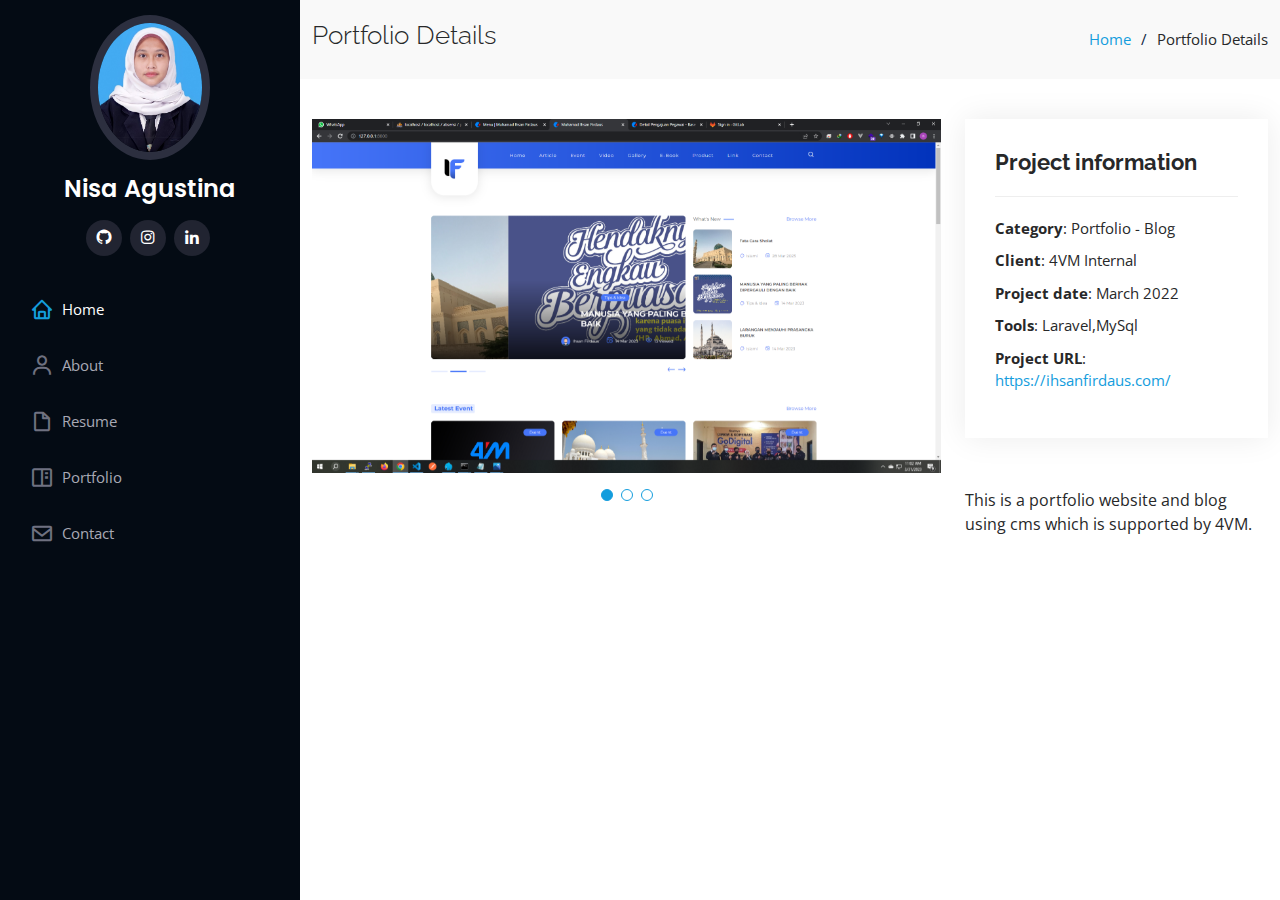
<file: portfolio/portfolio-4.html>
<!DOCTYPE html>
<html lang="en">
    <head>
        <meta charset="utf-8" />
        <meta content="width=device-width, initial-scale=1.0" name="viewport" />
        <title>Portfolio Details</title>
        <meta content="" name="description" />
        <meta content="" name="keywords" />
        <!-- Google Fonts -->
        <link
            href="https://fonts.googleapis.com/css?family=Open+Sans:300,300i,400,400i,600,600i,700,700i|Raleway:300,300i,400,400i,500,500i,600,600i,700,700i|Poppins:300,300i,400,400i,500,500i,600,600i,700,700i"
            rel="stylesheet"
        />

        <!-- Vendor CSS Files -->
        <link href="../assets/vendor/aos/aos.css" rel="stylesheet" />
        <link
            href="../assets/vendor/bootstrap/css/bootstrap.min.css"
            rel="stylesheet"
        />
        <link
            href="../assets/vendor/bootstrap-icons/bootstrap-icons.css"
            rel="stylesheet"
        />
        <link
            href="../assets/vendor/boxicons/css/boxicons.min.css"
            rel="stylesheet"
        />
        <link
            href="../assets/vendor/glightbox/css/glightbox.min.css"
            rel="stylesheet"
        />
        <link
            href="../assets/vendor/swiper/swiper-bundle.min.css"
            rel="stylesheet"
        />

        <!-- Template Main CSS File -->
        <link href="../assets/css/style.css" rel="stylesheet" />
    </head>

    <body>
        <!--  Mobile nav toggle button  -->
        <i class="bi bi-list mobile-nav-toggle d-xl-none"></i>

        <!--  Header  -->
        <header id="header">
            <div class="d-flex flex-column">
                <div class="profile">
                    <img
                        src="../assets/img/nisa.jpg"
                        alt=""
                        class="img-fluid rounded-circle"
                    />
                    <h1 class="text-light">
                        <a href="index.html">Nisa Agustina</a>
                    </h1>
                    <div class="social-links mt-3 text-center">
                        <a
                            href="https://github.com/nisaagustiina"
                            class="github"
                            ><i class="bx bxl-github"></i
                        ></a>
                        <a href="" class="instagram"
                            ><i class="bx bxl-instagram"></i
                        ></a>
                        <a
                            href="https://www.linkedin.com/in/nisaagustina/"
                            class="linkedin"
                            ><i class="bx bxl-linkedin"></i
                        ></a>
                    </div>
                </div>

                <nav id="navbar" class="nav-menu navbar">
                    <ul>
                        <li>
                            <a
                                href="../index.html"
                                class="nav-link scrollto active"
                                ><i class="bx bx-home"></i><span>Home</span></a
                            >
                        </li>
                        <li>
                            <a
                                href="../index.html#about"
                                class="nav-link scrollto"
                                ><i class="bx bx-user"></i><span>About</span></a
                            >
                        </li>
                        <li>
                            <a
                                href="../index.html#resume"
                                class="nav-link scrollto"
                                ><i class="bx bx-file-blank"></i
                                ><span>Resume</span></a
                            >
                        </li>
                        <li>
                            <a
                                href="../index.html#portfolio"
                                class="nav-link scrollto"
                                ><i class="bx bx-book-content"></i
                                ><span>Portfolio</span></a
                            >
                        </li>
                        <li>
                            <a
                                href="../index.html#contact"
                                class="nav-link scrollto"
                                ><i class="bx bx-envelope"></i
                                ><span>Contact</span></a
                            >
                        </li>
                    </ul>
                </nav>
                <!-- .nav-menu -->
            </div>
        </header>
        <!-- End Header -->

        <main id="main">
            <!--  Breadcrumbs  -->
            <section id="breadcrumbs" class="breadcrumbs">
                <div class="container">
                    <div
                        class="d-flex justify-content-between align-items-center"
                    >
                        <h2>Portfolio Details</h2>
                        <ol>
                            <li><a href="index.html">Home</a></li>
                            <li>Portfolio Details</li>
                        </ol>
                    </div>
                </div>
            </section>
            <!-- End Breadcrumbs -->

            <!--  Portfolio Details Section  -->
            <section id="portfolio-details" class="portfolio-details">
                <div class="container">
                    <div class="row">
                        <div class="col-lg-8">
                            <div class="portfolio-details-slider swiper">
                                <div class="swiper-wrapper align-items-center">
                                    <div class="swiper-slide">
                                        <img
                                            src="../assets/img/project/4vm/cms-ihsan/Screenshot (300).png"
                                            alt=""
                                        />
                                    </div>
                                    <div class="swiper-slide">
                                        <img
                                            src="../assets/img/project/4vm/cms-ihsan/Screenshot (301).png"
                                            alt=""
                                        />
                                    </div>
                                    <div class="swiper-slide">
                                        <img
                                            src="../assets/img/project/4vm/cms-ihsan/Screenshot (302).png"
                                            alt=""
                                        />
                                    </div>
                                </div>
                                <div class="swiper-pagination"></div>
                            </div>
                        </div>

                        <div class="col-lg-4">
                            <div class="portfolio-info">
                                <h3>Project information</h3>
                                <ul>
                                    <li>
                                        <strong>Category</strong>: Portfolio -
                                        Blog
                                    </li>
                                    <li>
                                        <strong>Client</strong>: 4VM Internal
                                    </li>
                                    <li>
                                        <strong>Project date</strong>: March
                                        2022
                                    </li>
                                    <li>
                                        <strong>Tools</strong>: Laravel,MySql
                                    </li>
                                    <li>
                                        <strong>Project URL</strong>:
                                        <a
                                            href="https://ihsanfirdaus.com/"
                                            target="_blank"
                                            >https://ihsanfirdaus.com/</a
                                        >
                                    </li>
                                </ul>
                            </div>
                            <div class="portfolio-description">
                                <h2></h2>
                                <p>
                                    This is a portfolio website and blog using
                                    cms which is supported by 4VM.
                                </p>
                            </div>
                        </div>
                    </div>
                </div>
            </section>
            <!-- End Portfolio Details Section -->
        </main>
        <!-- End #main -->

        <!--  Footer  -->
        <div id="preloader"></div>
        <a
            href="#"
            class="back-to-top d-flex align-items-center justify-content-center"
            ><i class="bi bi-arrow-up-short"></i
        ></a>

        <!-- Vendor JS Files -->
        <script src="../assets/vendor/purecounter/purecounter_vanilla.js"></script>
        <script src="../assets/vendor/aos/aos.js"></script>
        <script src="../assets/vendor/bootstrap/js/bootstrap.bundle.min.js"></script>
        <script src="../assets/vendor/glightbox/js/glightbox.min.js"></script>
        <script src="../assets/vendor/isotope-layout/isotope.pkgd.min.js"></script>
        <script src="../assets/vendor/swiper/swiper-bundle.min.js"></script>
        <script src="../assets/vendor/typed.js/typed.min.js"></script>
        <script src="../assets/vendor/waypoints/noframework.waypoints.js"></script>
        <script src="../assets/vendor/php-email-form/validate.js"></script>

        <!-- Template Main JS File -->
        <script src="../assets/js/main.js"></script>
    </body>
</html>
</file>
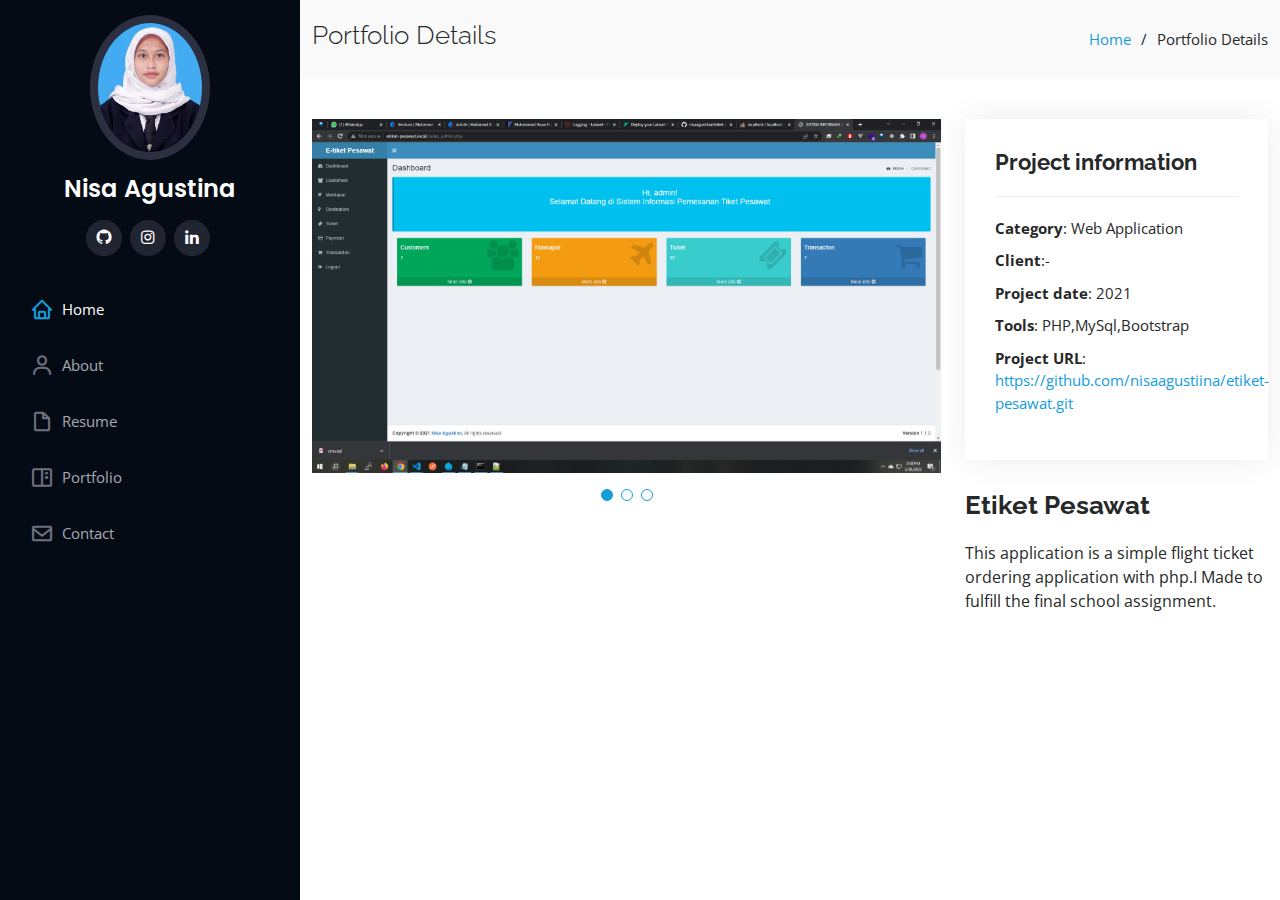
<file: portfolio/portfolio-5.html>
<!DOCTYPE html>
<html lang="en">
    <head>
        <meta charset="utf-8" />
        <meta content="width=device-width, initial-scale=1.0" name="viewport" />
        <title>Portfolio Details</title>
        <meta content="" name="description" />
        <meta content="" name="keywords" />
        <!-- Google Fonts -->
        <link
            href="https://fonts.googleapis.com/css?family=Open+Sans:300,300i,400,400i,600,600i,700,700i|Raleway:300,300i,400,400i,500,500i,600,600i,700,700i|Poppins:300,300i,400,400i,500,500i,600,600i,700,700i"
            rel="stylesheet"
        />

        <!-- Vendor CSS Files -->
        <link href="../assets/vendor/aos/aos.css" rel="stylesheet" />
        <link
            href="../assets/vendor/bootstrap/css/bootstrap.min.css"
            rel="stylesheet"
        />
        <link
            href="../assets/vendor/bootstrap-icons/bootstrap-icons.css"
            rel="stylesheet"
        />
        <link
            href="../assets/vendor/boxicons/css/boxicons.min.css"
            rel="stylesheet"
        />
        <link
            href="../assets/vendor/glightbox/css/glightbox.min.css"
            rel="stylesheet"
        />
        <link
            href="../assets/vendor/swiper/swiper-bundle.min.css"
            rel="stylesheet"
        />

        <!-- Template Main CSS File -->
        <link href="../assets/css/style.css" rel="stylesheet" />
    </head>

    <body>
        <!--  Mobile nav toggle button  -->
        <i class="bi bi-list mobile-nav-toggle d-xl-none"></i>

        <!--  Header  -->
        <header id="header">
            <div class="d-flex flex-column">
                <div class="profile">
                    <img
                        src="../assets/img/nisa.jpg"
                        alt=""
                        class="img-fluid rounded-circle"
                    />
                    <h1 class="text-light">
                        <a href="index.html">Nisa Agustina</a>
                    </h1>
                    <div class="social-links mt-3 text-center">
                        <a
                            href="https://github.com/nisaagustiina"
                            class="github"
                            ><i class="bx bxl-github"></i
                        ></a>
                        <a href="" class="instagram"
                            ><i class="bx bxl-instagram"></i
                        ></a>
                        <a
                            href="https://www.linkedin.com/in/nisaagustina/"
                            class="linkedin"
                            ><i class="bx bxl-linkedin"></i
                        ></a>
                    </div>
                </div>

                <nav id="navbar" class="nav-menu navbar">
                    <ul>
                        <li>
                            <a
                                href="../index.html"
                                class="nav-link scrollto active"
                                ><i class="bx bx-home"></i><span>Home</span></a
                            >
                        </li>
                        <li>
                            <a
                                href="../index.html#about"
                                class="nav-link scrollto"
                                ><i class="bx bx-user"></i><span>About</span></a
                            >
                        </li>
                        <li>
                            <a
                                href="../index.html#resume"
                                class="nav-link scrollto"
                                ><i class="bx bx-file-blank"></i
                                ><span>Resume</span></a
                            >
                        </li>
                        <li>
                            <a
                                href="../index.html#portfolio"
                                class="nav-link scrollto"
                                ><i class="bx bx-book-content"></i
                                ><span>Portfolio</span></a
                            >
                        </li>
                        <li>
                            <a
                                href="../index.html#contact"
                                class="nav-link scrollto"
                                ><i class="bx bx-envelope"></i
                                ><span>Contact</span></a
                            >
                        </li>
                    </ul>
                </nav>
                <!-- .nav-menu -->
            </div>
        </header>
        <!-- End Header -->

        <main id="main">
            <!--  Breadcrumbs  -->
            <section id="breadcrumbs" class="breadcrumbs">
                <div class="container">
                    <div
                        class="d-flex justify-content-between align-items-center"
                    >
                        <h2>Portfolio Details</h2>
                        <ol>
                            <li><a href="index.html">Home</a></li>
                            <li>Portfolio Details</li>
                        </ol>
                    </div>
                </div>
            </section>
            <!-- End Breadcrumbs -->

            <!--  Portfolio Details Section  -->
            <section id="portfolio-details" class="portfolio-details">
                <div class="container">
                    <div class="row">
                        <div class="col-lg-8">
                            <div class="portfolio-details-slider swiper">
                                <div class="swiper-wrapper align-items-center">
                                    <div class="swiper-slide">
                                        <img
                                            src="../assets/img/project/etiket-pesawat/2.png"
                                            alt=""
                                        />
                                    </div>
                                    <div class="swiper-slide">
                                        <img
                                            src="../assets/img/project/etiket-pesawat/Screenshot (204).png"
                                            alt=""
                                        />
                                    </div>
                                    <div class="swiper-slide">
                                        <img
                                            src="../assets/img/project/etiket-pesawat/Screenshot (205).png"
                                            alt=""
                                        />
                                    </div>
                                </div>
                                <div class="swiper-pagination"></div>
                            </div>
                        </div>

                        <div class="col-lg-4">
                            <div class="portfolio-info">
                                <h3>Project information</h3>
                                <ul>
                                    <li>
                                        <strong>Category</strong>: Web
                                        Application
                                    </li>
                                    <li><strong>Client</strong>:-</li>
                                    <li><strong>Project date</strong>: 2021</li>
                                    <li>
                                        <strong>Tools</strong>:
                                        PHP,MySql,Bootstrap
                                    </li>
                                    <li>
                                        <strong>Project URL</strong>:
                                        <a
                                            href="https://github.com/nisaagustiina/etiket-pesawat.git"
                                            target="_blank"
                                            >https://github.com/nisaagustiina/etiket-pesawat.git</a
                                        >
                                    </li>
                                </ul>
                            </div>
                            <div class="portfolio-description">
                                <h2>Etiket Pesawat</h2>
                                <p>
                                    This application is a simple flight ticket
                                    ordering application with php.I Made to
                                    fulfill the final school assignment.
                                </p>
                            </div>
                        </div>
                    </div>
                </div>
            </section>
            <!-- End Portfolio Details Section -->
        </main>
        <!-- End #main -->

        <!--  Footer  -->
        <div id="preloader"></div>
        <a
            href="#"
            class="back-to-top d-flex align-items-center justify-content-center"
            ><i class="bi bi-arrow-up-short"></i
        ></a>

        <!-- Vendor JS Files -->
        <script src="../assets/vendor/purecounter/purecounter_vanilla.js"></script>
        <script src="../assets/vendor/aos/aos.js"></script>
        <script src="../assets/vendor/bootstrap/js/bootstrap.bundle.min.js"></script>
        <script src="../assets/vendor/glightbox/js/glightbox.min.js"></script>
        <script src="../assets/vendor/isotope-layout/isotope.pkgd.min.js"></script>
        <script src="../assets/vendor/swiper/swiper-bundle.min.js"></script>
        <script src="../assets/vendor/typed.js/typed.min.js"></script>
        <script src="../assets/vendor/waypoints/noframework.waypoints.js"></script>
        <script src="../assets/vendor/php-email-form/validate.js"></script>

        <!-- Template Main JS File -->
        <script src="../assets/js/main.js"></script>
    </body>
</html>
</file>
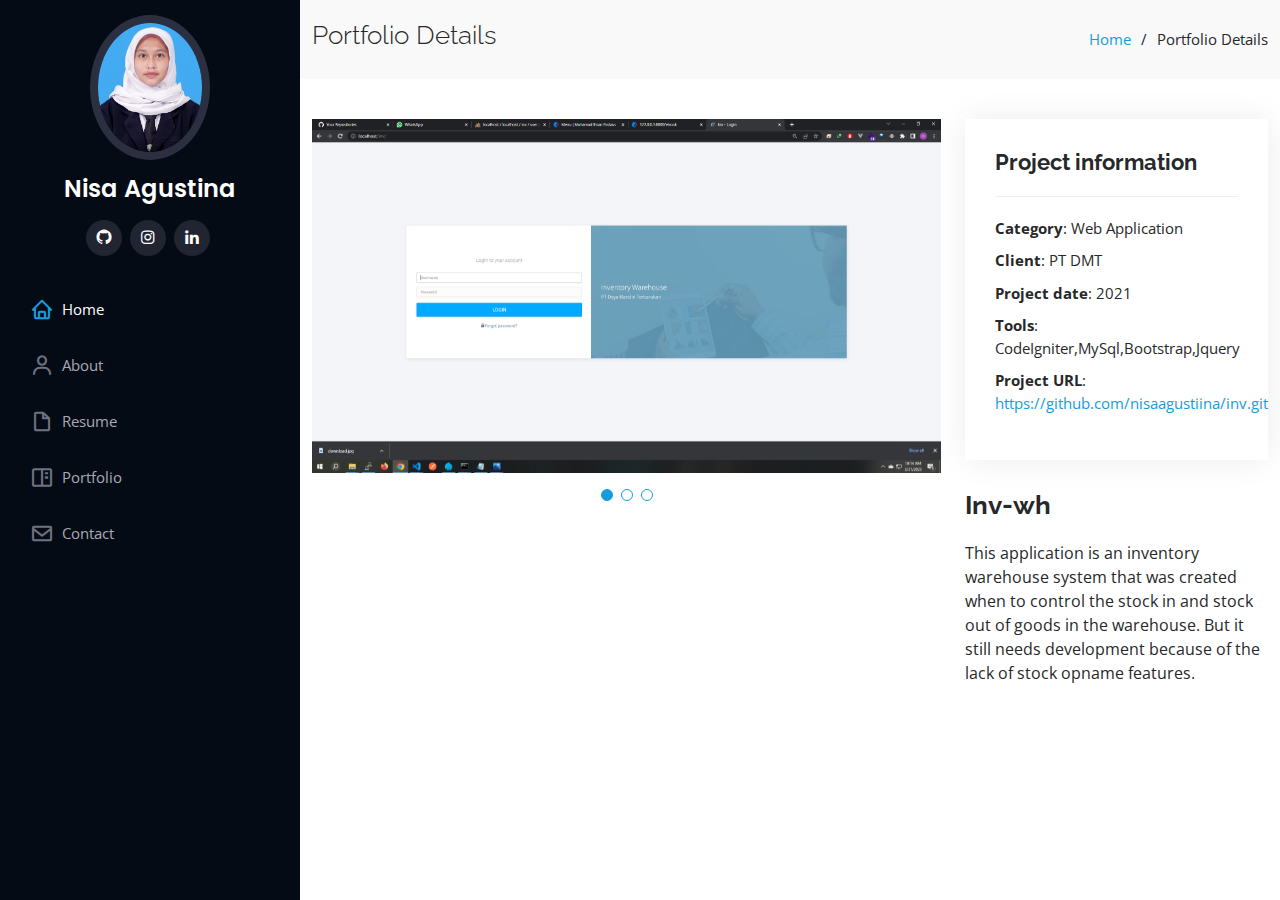
<file: portfolio/portfolio-6.html>
<!DOCTYPE html>
<html lang="en">

<head>
    <meta charset="utf-8" />
    <meta content="width=device-width, initial-scale=1.0" name="viewport" />
    <title>Portfolio Details</title>
    <meta content="" name="description" />
    <meta content="" name="keywords" />
    <!-- Google Fonts -->
    <link
        href="https://fonts.googleapis.com/css?family=Open+Sans:300,300i,400,400i,600,600i,700,700i|Raleway:300,300i,400,400i,500,500i,600,600i,700,700i|Poppins:300,300i,400,400i,500,500i,600,600i,700,700i"
        rel="stylesheet" />

    <!-- Vendor CSS Files -->
    <link href="../assets/vendor/aos/aos.css" rel="stylesheet" />
    <link href="../assets/vendor/bootstrap/css/bootstrap.min.css" rel="stylesheet" />
    <link href="../assets/vendor/bootstrap-icons/bootstrap-icons.css" rel="stylesheet" />
    <link href="../assets/vendor/boxicons/css/boxicons.min.css" rel="stylesheet" />
    <link href="../assets/vendor/glightbox/css/glightbox.min.css" rel="stylesheet" />
    <link href="../assets/vendor/swiper/swiper-bundle.min.css" rel="stylesheet" />

    <!-- Template Main CSS File -->
    <link href="../assets/css/style.css" rel="stylesheet" />
</head>

<body>
    <!--  Mobile nav toggle button  -->
    <i class="bi bi-list mobile-nav-toggle d-xl-none"></i>

    <!--  Header  -->
    <header id="header">
        <div class="d-flex flex-column">
            <div class="profile">
                <img src="../assets/img/nisa.jpg" alt="" class="img-fluid rounded-circle" />
                <h1 class="text-light">
                    <a href="index.html">Nisa Agustina</a>
                </h1>
                <div class="social-links mt-3 text-center">
                    <a href="https://github.com/nisaagustiina" class="github"><i class="bx bxl-github"></i></a>
                    <a href="" class="instagram"><i class="bx bxl-instagram"></i></a>
                    <a href="https://www.linkedin.com/in/nisaagustina/" class="linkedin"><i
                            class="bx bxl-linkedin"></i></a>
                </div>
            </div>

            <nav id="navbar" class="nav-menu navbar">
                <ul>
                    <li>
                        <a href="#" class="nav-link scrollto active"><i class="bx bx-home"></i><span>Home</span></a>
                    </li>
                    <li>
                        <a href="#about" class="nav-link scrollto"><i class="bx bx-user"></i><span>About</span></a>
                    </li>
                    <li>
                        <a href="#resume" class="nav-link scrollto"><i
                                class="bx bx-file-blank"></i><span>Resume</span></a>
                    </li>
                    <li>
                        <a href="#portfolio" class="nav-link scrollto"><i
                                class="bx bx-book-content"></i><span>Portfolio</span></a>
                    </li>
                    <li>
                        <a href="#contact" class="nav-link scrollto"><i
                                class="bx bx-envelope"></i><span>Contact</span></a>
                    </li>
                </ul>
            </nav>
            <!-- .nav-menu -->
        </div>
    </header>
    <!-- End Header -->

    <main id="main">
        <!--  Breadcrumbs  -->
        <section id="breadcrumbs" class="breadcrumbs">
            <div class="container">
                <div class="d-flex justify-content-between align-items-center">
                    <h2>Portfolio Details</h2>
                    <ol>
                        <li><a href="index.html">Home</a></li>
                        <li>Portfolio Details</li>
                    </ol>
                </div>
            </div>
        </section>
        <!-- End Breadcrumbs -->

        <!--  Portfolio Details Section  -->
        <section id="portfolio-details" class="portfolio-details">
            <div class="container">
                <div class="row">
                    <div class="col-lg-8">
                        <div class="portfolio-details-slider swiper">
                            <div class="swiper-wrapper align-items-center">
                                <div class="swiper-slide">
                                    <img src="../assets/img/project/inv-wh/Screenshot (258).png" alt="" />
                                </div>
                                <div class="swiper-slide">
                                    <img src="../assets/img/project/inv-wh/Screenshot (263).png" alt="" />
                                </div>
                                <div class="swiper-slide">
                                    <img src="../assets/img/project/inv-wh/Screenshot (266).png" alt="" />
                                </div>
                            </div>
                            <div class="swiper-pagination"></div>
                        </div>
                    </div>

                    <div class="col-lg-4">
                        <div class="portfolio-info">
                            <h3>Project information</h3>
                            <ul>
                                <li>
                                    <strong>Category</strong>: Web Application
                                </li>
                                <li><strong>Client</strong>: PT DMT</li>
                                <li>
                                    <strong>Project date</strong>:
                                    2021
                                </li>
                                <li>
                                    <strong>Tools</strong>: CodeIgniter,MySql,Bootstrap,Jquery
                                </li>
                                <li>
                                    <strong>Project URL</strong>:
                                    <a href="https://github.com/nisaagustiina/inv.git" target="_blank">https://github.com/nisaagustiina/inv.git</a>

                                </li>
                            </ul>
                        </div>
                        <div class="portfolio-description">
                            <h2>Inv-wh</h2>
                            <p>This application is an inventory warehouse system that was created when to
                                control the stock in and stock out of goods in the warehouse. But it still needs
                                development because of the lack of stock opname features.</p>
                        </div>
                    </div>
                </div>
            </div>
        </section>
        <!-- End Portfolio Details Section -->
    </main>
    <!-- End #main -->

    <!--  Footer  -->
    <div id="preloader"></div>
    <a href="#" class="back-to-top d-flex align-items-center justify-content-center"><i
            class="bi bi-arrow-up-short"></i></a>

    <!-- Vendor JS Files -->
    <script src="../assets/vendor/purecounter/purecounter_vanilla.js"></script>
    <script src="../assets/vendor/aos/aos.js"></script>
    <script src="../assets/vendor/bootstrap/js/bootstrap.bundle.min.js"></script>
    <script src="../assets/vendor/glightbox/js/glightbox.min.js"></script>
    <script src="../assets/vendor/isotope-layout/isotope.pkgd.min.js"></script>
    <script src="../assets/vendor/swiper/swiper-bundle.min.js"></script>
    <script src="../assets/vendor/typed.js/typed.min.js"></script>
    <script src="../assets/vendor/waypoints/noframework.waypoints.js"></script>
    <script src="../assets/vendor/php-email-form/validate.js"></script>

    <!-- Template Main JS File -->
    <script src="../assets/js/main.js"></script>
</body>

</html>
</file>
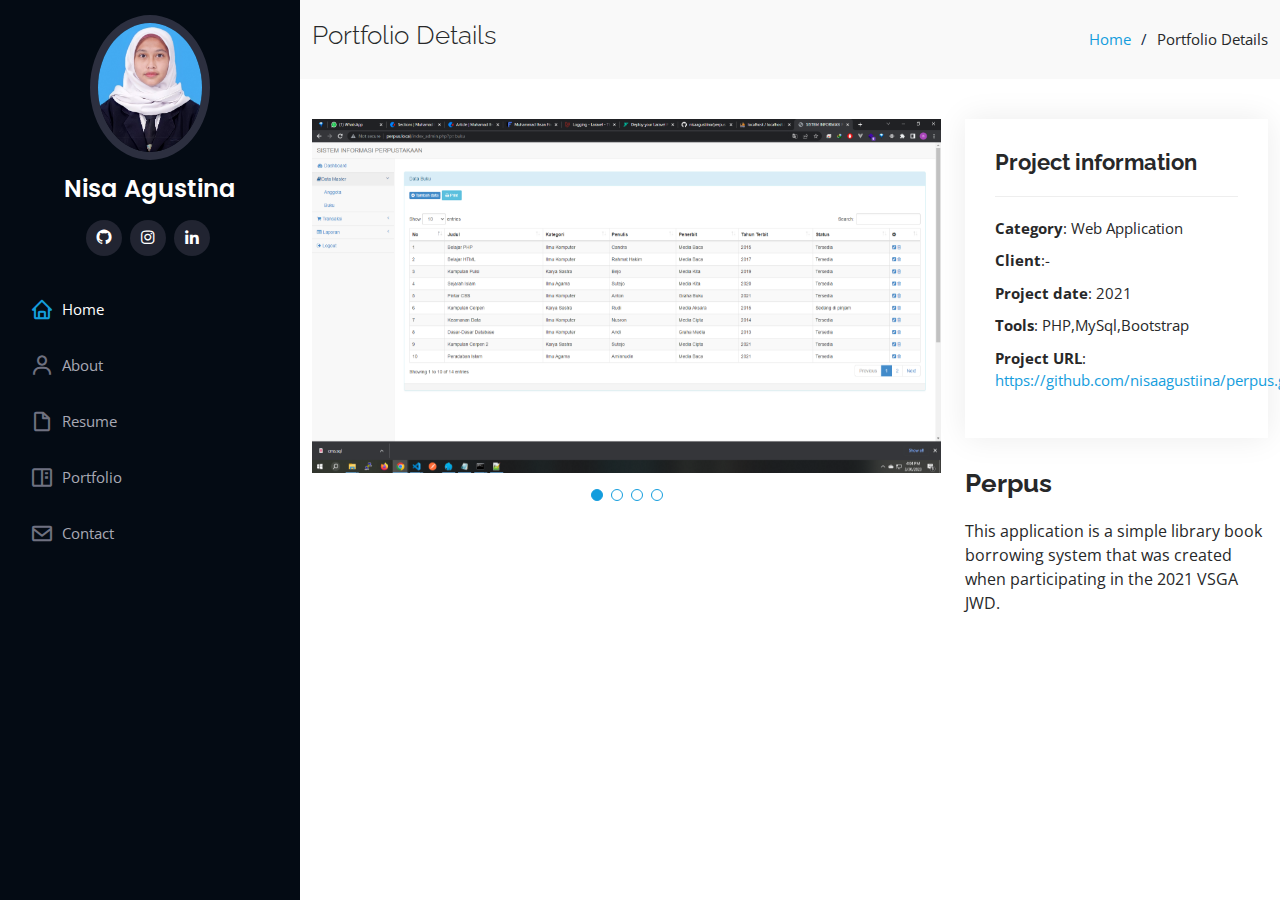
<file: portfolio/portfolio-7.html>
<!DOCTYPE html>
<html lang="en">
    <head>
        <meta charset="utf-8" />
        <meta content="width=device-width, initial-scale=1.0" name="viewport" />
        <title>Portfolio Details</title>
        <meta content="" name="description" />
        <meta content="" name="keywords" />
        <!-- Google Fonts -->
        <link
            href="https://fonts.googleapis.com/css?family=Open+Sans:300,300i,400,400i,600,600i,700,700i|Raleway:300,300i,400,400i,500,500i,600,600i,700,700i|Poppins:300,300i,400,400i,500,500i,600,600i,700,700i"
            rel="stylesheet"
        />

        <!-- Vendor CSS Files -->
        <link href="../assets/vendor/aos/aos.css" rel="stylesheet" />
        <link
            href="../assets/vendor/bootstrap/css/bootstrap.min.css"
            rel="stylesheet"
        />
        <link
            href="../assets/vendor/bootstrap-icons/bootstrap-icons.css"
            rel="stylesheet"
        />
        <link
            href="../assets/vendor/boxicons/css/boxicons.min.css"
            rel="stylesheet"
        />
        <link
            href="../assets/vendor/glightbox/css/glightbox.min.css"
            rel="stylesheet"
        />
        <link
            href="../assets/vendor/swiper/swiper-bundle.min.css"
            rel="stylesheet"
        />

        <!-- Template Main CSS File -->
        <link href="../assets/css/style.css" rel="stylesheet" />
    </head>

    <body>
        <!--  Mobile nav toggle button  -->
        <i class="bi bi-list mobile-nav-toggle d-xl-none"></i>

        <!--  Header  -->
        <header id="header">
            <div class="d-flex flex-column">
                <div class="profile">
                    <img
                        src="../assets/img/nisa.jpg"
                        alt=""
                        class="img-fluid rounded-circle"
                    />
                    <h1 class="text-light">
                        <a href="index.html">Nisa Agustina</a>
                    </h1>
                    <div class="social-links mt-3 text-center">
                        <a
                            href="https://github.com/nisaagustiina"
                            class="github"
                            ><i class="bx bxl-github"></i
                        ></a>
                        <a href="" class="instagram"
                            ><i class="bx bxl-instagram"></i
                        ></a>
                        <a
                            href="https://www.linkedin.com/in/nisaagustina/"
                            class="linkedin"
                            ><i class="bx bxl-linkedin"></i
                        ></a>
                    </div>
                </div>

                <nav id="navbar" class="nav-menu navbar">
                    <ul>
                        <li>
                            <a
                                href="../index.html"
                                class="nav-link scrollto active"
                                ><i class="bx bx-home"></i><span>Home</span></a
                            >
                        </li>
                        <li>
                            <a
                                href="../index.html#about"
                                class="nav-link scrollto"
                                ><i class="bx bx-user"></i><span>About</span></a
                            >
                        </li>
                        <li>
                            <a
                                href="../index.html#resume"
                                class="nav-link scrollto"
                                ><i class="bx bx-file-blank"></i
                                ><span>Resume</span></a
                            >
                        </li>
                        <li>
                            <a
                                href="../index.html#portfolio"
                                class="nav-link scrollto"
                                ><i class="bx bx-book-content"></i
                                ><span>Portfolio</span></a
                            >
                        </li>
                        <li>
                            <a
                                href="../index.html#contact"
                                class="nav-link scrollto"
                                ><i class="bx bx-envelope"></i
                                ><span>Contact</span></a
                            >
                        </li>
                    </ul>
                </nav>
                <!-- .nav-menu -->
            </div>
        </header>
        <!-- End Header -->

        <main id="main">
            <!--  Breadcrumbs  -->
            <section id="breadcrumbs" class="breadcrumbs">
                <div class="container">
                    <div
                        class="d-flex justify-content-between align-items-center"
                    >
                        <h2>Portfolio Details</h2>
                        <ol>
                            <li><a href="index.html">Home</a></li>
                            <li>Portfolio Details</li>
                        </ol>
                    </div>
                </div>
            </section>
            <!-- End Breadcrumbs -->

            <!--  Portfolio Details Section  -->
            <section id="portfolio-details" class="portfolio-details">
                <div class="container">
                    <div class="row">
                        <div class="col-lg-8">
                            <div class="portfolio-details-slider swiper">
                                <div class="swiper-wrapper align-items-center">
                                    <div class="swiper-slide">
                                        <img
                                            src="../assets/img/project/perpus/Screenshot (208).png"
                                            alt=""
                                        />
                                    </div>
                                    <div class="swiper-slide">
                                        <img
                                            src="../assets/img/project/perpus/Screenshot (209).png"
                                            alt=""
                                        />
                                    </div>
                                    <div class="swiper-slide">
                                        <img
                                            src="../assets/img/project/perpus/Screenshot (210).png"
                                            alt=""
                                        />
                                    </div>
                                    <div class="swiper-slide">
                                        <img
                                            src="../assets/img/project/perpus/Screenshot (211).png"
                                            alt=""
                                        />
                                    </div>
                                </div>
                                <div class="swiper-pagination"></div>
                            </div>
                        </div>

                        <div class="col-lg-4">
                            <div class="portfolio-info">
                                <h3>Project information</h3>
                                <ul>
                                    <li>
                                        <strong>Category</strong>: Web
                                        Application
                                    </li>
                                    <li><strong>Client</strong>:-</li>
                                    <li><strong>Project date</strong>: 2021</li>
                                    <li>
                                        <strong>Tools</strong>:
                                        PHP,MySql,Bootstrap
                                    </li>
                                    <li>
                                        <strong>Project URL</strong>:
                                        <a
                                            href="https://github.com/nisaagustiina/perpus.git"
                                            target="_blank"
                                            >https://github.com/nisaagustiina/perpus.git</a
                                        >
                                    </li>
                                </ul>
                            </div>
                            <div class="portfolio-description">
                                <h2>Perpus</h2>
                                <p>
                                    This application is a simple library book
                                    borrowing system that was created when
                                    participating in the 2021 VSGA JWD.
                                </p>
                            </div>
                        </div>
                    </div>
                </div>
            </section>
            <!-- End Portfolio Details Section -->
        </main>
        <!-- End #main -->

        <!--  Footer  -->
        <div id="preloader"></div>
        <a
            href="#"
            class="back-to-top d-flex align-items-center justify-content-center"
            ><i class="bi bi-arrow-up-short"></i
        ></a>

        <!-- Vendor JS Files -->
        <script src="../assets/vendor/purecounter/purecounter_vanilla.js"></script>
        <script src="../assets/vendor/aos/aos.js"></script>
        <script src="../assets/vendor/bootstrap/js/bootstrap.bundle.min.js"></script>
        <script src="../assets/vendor/glightbox/js/glightbox.min.js"></script>
        <script src="../assets/vendor/isotope-layout/isotope.pkgd.min.js"></script>
        <script src="../assets/vendor/swiper/swiper-bundle.min.js"></script>
        <script src="../assets/vendor/typed.js/typed.min.js"></script>
        <script src="../assets/vendor/waypoints/noframework.waypoints.js"></script>
        <script src="../assets/vendor/php-email-form/validate.js"></script>

        <!-- Template Main JS File -->
        <script src="../assets/js/main.js"></script>
    </body>
</html>
</file>
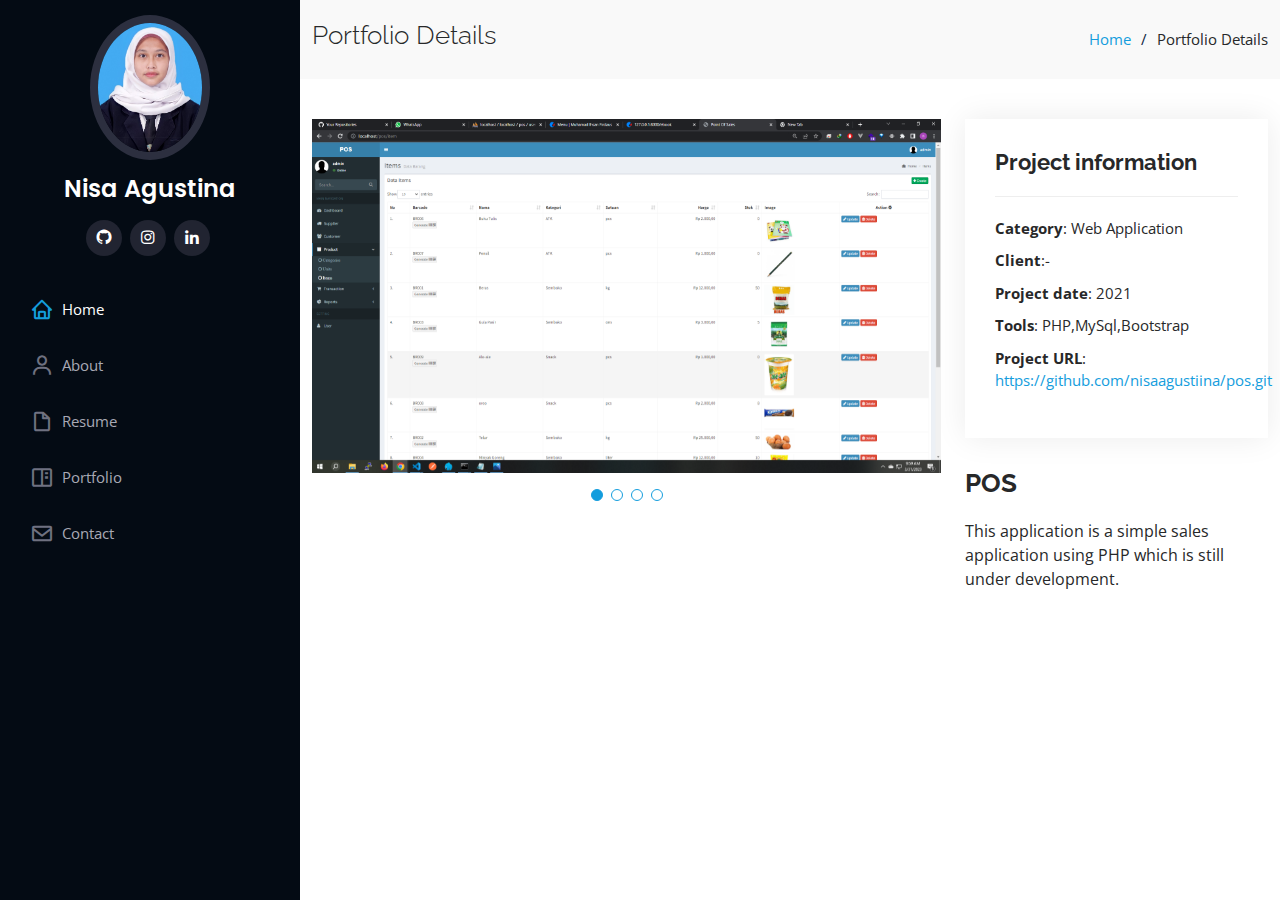
<file: portfolio/portfolio-8.html>
<!DOCTYPE html>
<html lang="en">
    <head>
        <meta charset="utf-8" />
        <meta content="width=device-width, initial-scale=1.0" name="viewport" />
        <title>Portfolio Details</title>
        <meta content="" name="description" />
        <meta content="" name="keywords" />
        <!-- Google Fonts -->
        <link
            href="https://fonts.googleapis.com/css?family=Open+Sans:300,300i,400,400i,600,600i,700,700i|Raleway:300,300i,400,400i,500,500i,600,600i,700,700i|Poppins:300,300i,400,400i,500,500i,600,600i,700,700i"
            rel="stylesheet"
        />

        <!-- Vendor CSS Files -->
        <link href="../assets/vendor/aos/aos.css" rel="stylesheet" />
        <link
            href="../assets/vendor/bootstrap/css/bootstrap.min.css"
            rel="stylesheet"
        />
        <link
            href="../assets/vendor/bootstrap-icons/bootstrap-icons.css"
            rel="stylesheet"
        />
        <link
            href="../assets/vendor/boxicons/css/boxicons.min.css"
            rel="stylesheet"
        />
        <link
            href="../assets/vendor/glightbox/css/glightbox.min.css"
            rel="stylesheet"
        />
        <link
            href="../assets/vendor/swiper/swiper-bundle.min.css"
            rel="stylesheet"
        />

        <!-- Template Main CSS File -->
        <link href="../assets/css/style.css" rel="stylesheet" />
    </head>

    <body>
        <!--  Mobile nav toggle button  -->
        <i class="bi bi-list mobile-nav-toggle d-xl-none"></i>

        <!--  Header  -->
        <header id="header">
            <div class="d-flex flex-column">
                <div class="profile">
                    <img
                        src="../assets/img/nisa.jpg"
                        alt=""
                        class="img-fluid rounded-circle"
                    />
                    <h1 class="text-light">
                        <a href="index.html">Nisa Agustina</a>
                    </h1>
                    <div class="social-links mt-3 text-center">
                        <a
                            href="https://github.com/nisaagustiina"
                            class="github"
                            ><i class="bx bxl-github"></i
                        ></a>
                        <a href="" class="instagram"
                            ><i class="bx bxl-instagram"></i
                        ></a>
                        <a
                            href="https://www.linkedin.com/in/nisaagustina/"
                            class="linkedin"
                            ><i class="bx bxl-linkedin"></i
                        ></a>
                    </div>
                </div>

                <nav id="navbar" class="nav-menu navbar">
                    <ul>
                        <li>
                            <a
                                href="../index.html"
                                class="nav-link scrollto active"
                                ><i class="bx bx-home"></i><span>Home</span></a
                            >
                        </li>
                        <li>
                            <a
                                href="../index.html#about"
                                class="nav-link scrollto"
                                ><i class="bx bx-user"></i><span>About</span></a
                            >
                        </li>
                        <li>
                            <a
                                href="../index.html#resume"
                                class="nav-link scrollto"
                                ><i class="bx bx-file-blank"></i
                                ><span>Resume</span></a
                            >
                        </li>
                        <li>
                            <a
                                href="../index.html#portfolio"
                                class="nav-link scrollto"
                                ><i class="bx bx-book-content"></i
                                ><span>Portfolio</span></a
                            >
                        </li>
                        <li>
                            <a
                                href="../index.html#contact"
                                class="nav-link scrollto"
                                ><i class="bx bx-envelope"></i
                                ><span>Contact</span></a
                            >
                        </li>
                    </ul>
                </nav>
                <!-- .nav-menu -->
            </div>
        </header>
        <!-- End Header -->

        <main id="main">
            <!--  Breadcrumbs  -->
            <section id="breadcrumbs" class="breadcrumbs">
                <div class="container">
                    <div
                        class="d-flex justify-content-between align-items-center"
                    >
                        <h2>Portfolio Details</h2>
                        <ol>
                            <li><a href="index.html">Home</a></li>
                            <li>Portfolio Details</li>
                        </ol>
                    </div>
                </div>
            </section>
            <!-- End Breadcrumbs -->

            <!--  Portfolio Details Section  -->
            <section id="portfolio-details" class="portfolio-details">
                <div class="container">
                    <div class="row">
                        <div class="col-lg-8">
                            <div class="portfolio-details-slider swiper">
                                <div class="swiper-wrapper align-items-center">
                                    <div class="swiper-slide">
                                        <img
                                            src="../assets/img/project/pos/Screenshot (247).png"
                                            alt=""
                                        />
                                    </div>
                                    <div class="swiper-slide">
                                        <img
                                            src="../assets/img/project/pos/Screenshot (257).png"
                                            alt=""
                                        />
                                    </div>
                                    <div class="swiper-slide">
                                        <img
                                            src="../assets/img/project/pos/Screenshot (249).png"
                                            alt=""
                                        />
                                    </div>
                                    <div class="swiper-slide">
                                        <img
                                            src="../assets/img/project/pos/Screenshot (251).png"
                                            alt=""
                                        />
                                    </div>
                                </div>
                                <div class="swiper-pagination"></div>
                            </div>
                        </div>

                        <div class="col-lg-4">
                            <div class="portfolio-info">
                                <h3>Project information</h3>
                                <ul>
                                    <li>
                                        <strong>Category</strong>: Web
                                        Application
                                    </li>
                                    <li><strong>Client</strong>:-</li>
                                    <li><strong>Project date</strong>: 2021</li>
                                    <li>
                                        <strong>Tools</strong>:
                                        PHP,MySql,Bootstrap
                                    </li>
                                    <li>
                                        <strong>Project URL</strong>:
                                        <a
                                            href="https://github.com/nisaagustiina/pos.git"
                                            target="_blank"
                                            >https://github.com/nisaagustiina/pos.git</a
                                        >
                                    </li>
                                </ul>
                            </div>
                            <div class="portfolio-description">
                                <h2>POS</h2>
                                <p>
                                    This application is a simple sales
                                    application using PHP which is still under
                                    development.
                                </p>
                            </div>
                        </div>
                    </div>
                </div>
            </section>
            <!-- End Portfolio Details Section -->
        </main>
        <!-- End #main -->

        <!--  Footer  -->
        <div id="preloader"></div>
        <a
            href="#"
            class="back-to-top d-flex align-items-center justify-content-center"
            ><i class="bi bi-arrow-up-short"></i
        ></a>

        <!-- Vendor JS Files -->
        <script src="../assets/vendor/purecounter/purecounter_vanilla.js"></script>
        <script src="../assets/vendor/aos/aos.js"></script>
        <script src="../assets/vendor/bootstrap/js/bootstrap.bundle.min.js"></script>
        <script src="../assets/vendor/glightbox/js/glightbox.min.js"></script>
        <script src="../assets/vendor/isotope-layout/isotope.pkgd.min.js"></script>
        <script src="../assets/vendor/swiper/swiper-bundle.min.js"></script>
        <script src="../assets/vendor/typed.js/typed.min.js"></script>
        <script src="../assets/vendor/waypoints/noframework.waypoints.js"></script>
        <script src="../assets/vendor/php-email-form/validate.js"></script>

        <!-- Template Main JS File -->
        <script src="../assets/js/main.js"></script>
    </body>
</html>
</file>
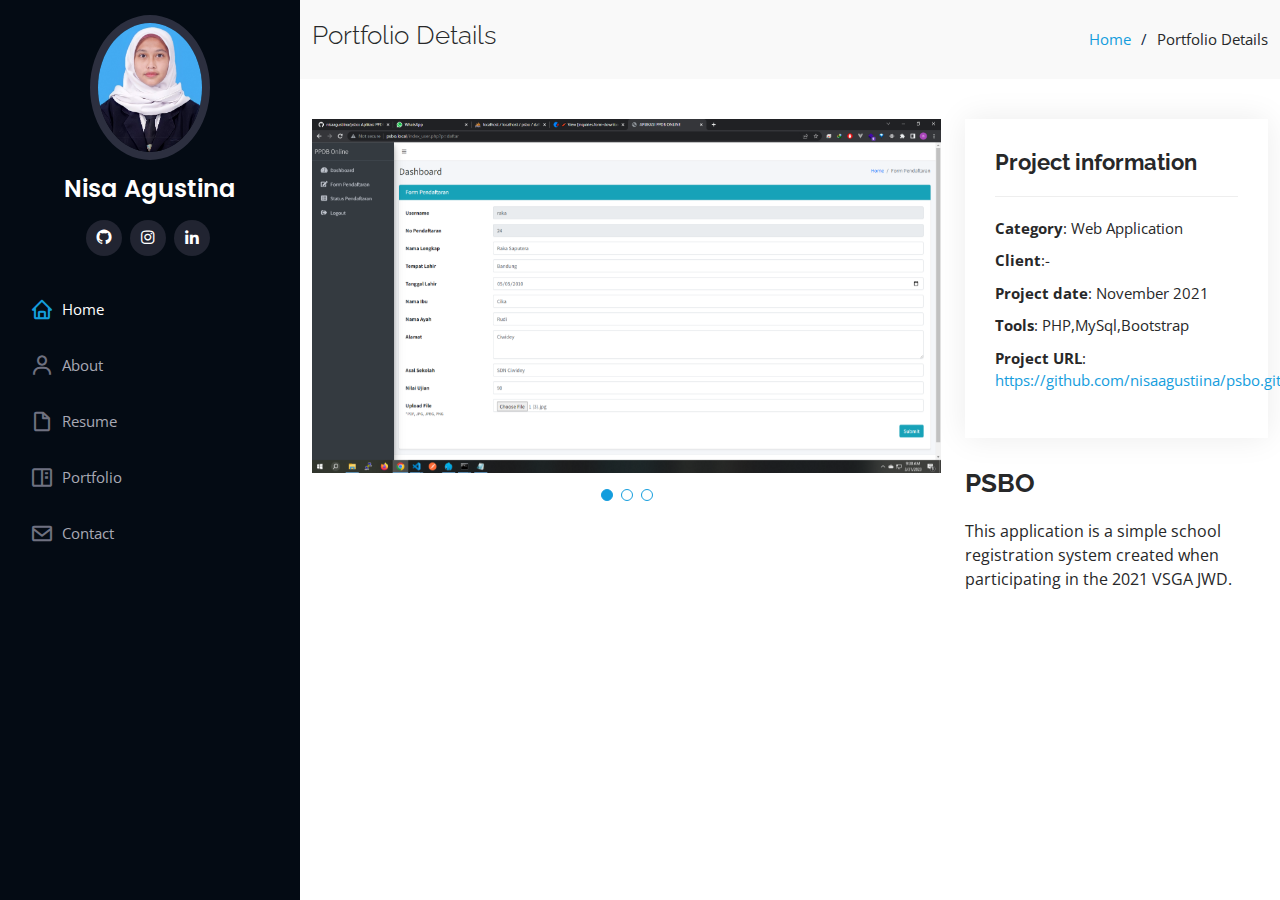
<file: portfolio/portfolio-9.html>
<!DOCTYPE html>
<html lang="en">
    <head>
        <meta charset="utf-8" />
        <meta content="width=device-width, initial-scale=1.0" name="viewport" />
        <title>Portfolio Details</title>
        <meta content="" name="description" />
        <meta content="" name="keywords" />
        <!-- Google Fonts -->
        <link
            href="https://fonts.googleapis.com/css?family=Open+Sans:300,300i,400,400i,600,600i,700,700i|Raleway:300,300i,400,400i,500,500i,600,600i,700,700i|Poppins:300,300i,400,400i,500,500i,600,600i,700,700i"
            rel="stylesheet"
        />

        <!-- Vendor CSS Files -->
        <link href="../assets/vendor/aos/aos.css" rel="stylesheet" />
        <link
            href="../assets/vendor/bootstrap/css/bootstrap.min.css"
            rel="stylesheet"
        />
        <link
            href="../assets/vendor/bootstrap-icons/bootstrap-icons.css"
            rel="stylesheet"
        />
        <link
            href="../assets/vendor/boxicons/css/boxicons.min.css"
            rel="stylesheet"
        />
        <link
            href="../assets/vendor/glightbox/css/glightbox.min.css"
            rel="stylesheet"
        />
        <link
            href="../assets/vendor/swiper/swiper-bundle.min.css"
            rel="stylesheet"
        />

        <!-- Template Main CSS File -->
        <link href="../assets/css/style.css" rel="stylesheet" />
    </head>

    <body>
        <!--  Mobile nav toggle button  -->
        <i class="bi bi-list mobile-nav-toggle d-xl-none"></i>

        <!--  Header  -->
        <header id="header">
            <div class="d-flex flex-column">
                <div class="profile">
                    <img
                        src="../assets/img/nisa.jpg"
                        alt=""
                        class="img-fluid rounded-circle"
                    />
                    <h1 class="text-light">
                        <a href="index.html">Nisa Agustina</a>
                    </h1>
                    <div class="social-links mt-3 text-center">
                        <a
                            href="https://github.com/nisaagustiina"
                            class="github"
                            ><i class="bx bxl-github"></i
                        ></a>
                        <a href="" class="instagram"
                            ><i class="bx bxl-instagram"></i
                        ></a>
                        <a
                            href="https://www.linkedin.com/in/nisaagustina/"
                            class="linkedin"
                            ><i class="bx bxl-linkedin"></i
                        ></a>
                    </div>
                </div>

                <nav id="navbar" class="nav-menu navbar">
                    <ul>
                        <li>
                            <a
                                href="../index.html"
                                class="nav-link scrollto active"
                                ><i class="bx bx-home"></i><span>Home</span></a
                            >
                        </li>
                        <li>
                            <a
                                href="../index.html#about"
                                class="nav-link scrollto"
                                ><i class="bx bx-user"></i><span>About</span></a
                            >
                        </li>
                        <li>
                            <a
                                href="../index.html#resume"
                                class="nav-link scrollto"
                                ><i class="bx bx-file-blank"></i
                                ><span>Resume</span></a
                            >
                        </li>
                        <li>
                            <a
                                href="../index.html#portfolio"
                                class="nav-link scrollto"
                                ><i class="bx bx-book-content"></i
                                ><span>Portfolio</span></a
                            >
                        </li>
                        <li>
                            <a
                                href="../index.html#contact"
                                class="nav-link scrollto"
                                ><i class="bx bx-envelope"></i
                                ><span>Contact</span></a
                            >
                        </li>
                    </ul>
                </nav>
                <!-- .nav-menu -->
            </div>
        </header>
        <!-- End Header -->

        <main id="main">
            <!--  Breadcrumbs  -->
            <section id="breadcrumbs" class="breadcrumbs">
                <div class="container">
                    <div
                        class="d-flex justify-content-between align-items-center"
                    >
                        <h2>Portfolio Details</h2>
                        <ol>
                            <li><a href="index.html">Home</a></li>
                            <li>Portfolio Details</li>
                        </ol>
                    </div>
                </div>
            </section>
            <!-- End Breadcrumbs -->

            <!--  Portfolio Details Section  -->
            <section id="portfolio-details" class="portfolio-details">
                <div class="container">
                    <div class="row">
                        <div class="col-lg-8">
                            <div class="portfolio-details-slider swiper">
                                <div class="swiper-wrapper align-items-center">
                                    <div class="swiper-slide">
                                        <img
                                            src="../assets/img/project/psbo/Screenshot (239).png"
                                            alt=""
                                        />
                                    </div>
                                    <div class="swiper-slide">
                                        <img
                                            src="../assets/img/project/psbo/Screenshot (242).png"
                                            alt=""
                                        />
                                    </div>
                                    <div class="swiper-slide">
                                        <img
                                            src="../assets/img/project/psbo/Screenshot (241).png"
                                            alt=""
                                        />
                                    </div>
                                </div>
                                <div class="swiper-pagination"></div>
                            </div>
                        </div>

                        <div class="col-lg-4">
                            <div class="portfolio-info">
                                <h3>Project information</h3>
                                <ul>
                                    <li>
                                        <strong>Category</strong>: Web
                                        Application
                                    </li>
                                    <li><strong>Client</strong>:-</li>
                                    <li>
                                        <strong>Project date</strong>: November
                                        2021
                                    </li>
                                    <li>
                                        <strong>Tools</strong>:
                                        PHP,MySql,Bootstrap
                                    </li>
                                    <li>
                                        <strong>Project URL</strong>:
                                        <a
                                            href="https://github.com/nisaagustiina/psbo.git"
                                            target="_blank"
                                            >https://github.com/nisaagustiina/psbo.git</a
                                        >
                                    </li>
                                </ul>
                            </div>
                            <div class="portfolio-description">
                                <h2>PSBO</h2>
                                <p>
                                    This application is a simple school
                                    registration system created when
                                    participating in the 2021 VSGA JWD.
                                </p>
                            </div>
                        </div>
                    </div>
                </div>
            </section>
            <!-- End Portfolio Details Section -->
        </main>
        <!-- End #main -->

        <!--  Footer  -->
        <div id="preloader"></div>
        <a
            href="#"
            class="back-to-top d-flex align-items-center justify-content-center"
            ><i class="bi bi-arrow-up-short"></i
        ></a>

        <!-- Vendor JS Files -->
        <script src="../assets/vendor/purecounter/purecounter_vanilla.js"></script>
        <script src="../assets/vendor/aos/aos.js"></script>
        <script src="../assets/vendor/bootstrap/js/bootstrap.bundle.min.js"></script>
        <script src="../assets/vendor/glightbox/js/glightbox.min.js"></script>
        <script src="../assets/vendor/isotope-layout/isotope.pkgd.min.js"></script>
        <script src="../assets/vendor/swiper/swiper-bundle.min.js"></script>
        <script src="../assets/vendor/typed.js/typed.min.js"></script>
        <script src="../assets/vendor/waypoints/noframework.waypoints.js"></script>
        <script src="../assets/vendor/php-email-form/validate.js"></script>

        <!-- Template Main JS File -->
        <script src="../assets/js/main.js"></script>
    </body>
</html>
</file>
<file: assets/css/style.css>
/*--------------------------------------------------------------
# General
--------------------------------------------------------------*/
body {
    font-family: "Open Sans", sans-serif;
    color: #272829;
}

a {
    color: #149ddd;
    text-decoration: none;
}

a:hover {
    color: #37b3ed;
    text-decoration: none;
}

h1,
h2,
h3,
h4,
h5,
h6 {
    font-family: "Raleway", sans-serif;
}

/*--------------------------------------------------------------
# Back to top button
--------------------------------------------------------------*/
.back-to-top {
    position: fixed;
    visibility: hidden;
    opacity: 0;
    right: 15px;
    bottom: 15px;
    z-index: 996;
    background: #149ddd;
    width: 40px;
    height: 40px;
    border-radius: 50px;
    transition: all 0.4s;
}

.back-to-top i {
    font-size: 28px;
    color: #fff;
    line-height: 0;
}

.back-to-top:hover {
    background: #2eafec;
    color: #fff;
}

.back-to-top.active {
    visibility: visible;
    opacity: 1;
}

/*--------------------------------------------------------------
# Header
--------------------------------------------------------------*/
#header {
    position: fixed;
    top: 0;
    left: 0;
    bottom: 0;
    width: 300px;
    transition: all ease-in-out 0.5s;
    z-index: 9997;
    transition: all 0.5s;
    padding: 0 15px;
    background: #040b14;
    overflow-y: auto;
}

#header .profile img {
    margin: 15px auto;
    display: block;
    width: 120px;
    border: 8px solid #2c2f3f;
}

#header .profile h1 {
    font-size: 24px;
    margin: 0;
    padding: 0;
    font-weight: 600;
    -moz-text-align-last: center;
    text-align-last: center;
    font-family: "Poppins", sans-serif;
}

#header .profile h1 a,
#header .profile h1 a:hover {
    color: #fff;
    text-decoration: none;
}

#header .profile .social-links a {
    font-size: 18px;
    display: inline-block;
    background: #212431;
    color: #fff;
    line-height: 1;
    padding: 8px 0;
    margin-right: 4px;
    border-radius: 50%;
    text-align: center;
    width: 36px;
    height: 36px;
    transition: 0.3s;
}

#header .profile .social-links a:hover {
    background: #149ddd;
    color: #fff;
    text-decoration: none;
}

#main {
    margin-left: 300px;
}

@media (max-width: 1199px) {
    #header {
        left: -300px;
    }

    #main {
        margin-left: 0;
    }
}

/*--------------------------------------------------------------
# Navigation Menu
--------------------------------------------------------------*/
/* Desktop Navigation */
.nav-menu {
    padding: 30px 0 0 0;
}

.nav-menu * {
    margin: 0;
    padding: 0;
    list-style: none;
}

.nav-menu > ul > li {
    position: relative;
    white-space: nowrap;
}

.nav-menu a,
.nav-menu a:focus {
    display: flex;
    align-items: center;
    color: #a8a9b4;
    padding: 12px 15px;
    margin-bottom: 8px;
    transition: 0.3s;
    font-size: 15px;
}

.nav-menu a i,
.nav-menu a:focus i {
    font-size: 24px;
    padding-right: 8px;
    color: #6f7180;
}

.nav-menu a:hover,
.nav-menu .active,
.nav-menu .active:focus,
.nav-menu li:hover > a {
    text-decoration: none;
    color: #fff;
}

.nav-menu a:hover i,
.nav-menu .active i,
.nav-menu .active:focus i,
.nav-menu li:hover > a i {
    color: #149ddd;
}

/* Mobile Navigation */
.mobile-nav-toggle {
    position: fixed;
    right: 15px;
    top: 15px;
    z-index: 9998;
    border: 0;
    font-size: 24px;
    transition: all 0.4s;
    outline: none !important;
    background-color: #149ddd;
    color: #fff;
    width: 40px;
    height: 40px;
    display: inline-flex;
    align-items: center;
    justify-content: center;
    line-height: 0;
    border-radius: 50px;
    cursor: pointer;
}

.mobile-nav-active {
    overflow: hidden;
}

.mobile-nav-active #header {
    left: 0;
}

/*--------------------------------------------------------------
# Hero Section
--------------------------------------------------------------*/
#hero {
    width: 100%;
    height: 100vh;
    background: url("../img/code.png") top center;
    background-size: cover;
}

#hero:before {
    content: "";
    background: rgba(5, 13, 24, 0.3);
    position: absolute;
    bottom: 0;
    top: 0;
    left: 0;
    right: 0;
    z-index: 1;
}

#hero .hero-container {
    position: relative;
    z-index: 2;
    min-width: 300px;
}

#hero h1 {
    margin: 0 0 10px 0;
    font-size: 64px;
    font-weight: 700;
    line-height: 56px;
    color: #fff;
}

#hero p {
    color: #fff;
    margin-bottom: 50px;
    font-size: 26px;
    font-family: "Poppins", sans-serif;
}

#hero p span {
    color: #fff;
    padding-bottom: 4px;
    letter-spacing: 1px;
    border-bottom: 3px solid #149ddd;
}

@media (min-width: 1024px) {
    #hero {
        background-attachment: fixed;
    }
}

@media (max-width: 768px) {
    #hero h1 {
        font-size: 28px;
        line-height: 36px;
    }

    #hero h2 {
        font-size: 18px;
        line-height: 24px;
        margin-bottom: 30px;
    }
}

/*--------------------------------------------------------------
# Sections General
--------------------------------------------------------------*/
section {
    padding: 60px 0;
    overflow: hidden;
}

.section-bg {
    background: #f5f8fd;
}

.section-title {
    padding-bottom: 30px;
}

.section-title h2 {
    font-size: 32px;
    font-weight: bold;
    margin-bottom: 20px;
    padding-bottom: 20px;
    position: relative;
    color: #173b6c;
}

.section-title h2::after {
    content: "";
    position: absolute;
    display: block;
    width: 50px;
    height: 3px;
    background: #149ddd;
    bottom: 0;
    left: 0;
}

.section-title p {
    margin-bottom: 0;
}

/*--------------------------------------------------------------
# About
--------------------------------------------------------------*/
.about .content h3 {
    font-weight: 700;
    font-size: 26px;
    color: #173b6c;
}

.about .content ul {
    list-style: none;
    padding: 0;
}

.about .content ul li {
    margin-bottom: 20px;
    display: flex;
    align-items: center;
}

.about .content ul strong {
    margin-right: 10px;
}

.about .content ul i {
    font-size: 16px;
    margin-right: 5px;
    color: #149ddd;
    line-height: 0;
}

.about .content p:last-child {
    margin-bottom: 0;
}

/*--------------------------------------------------------------
# Facts
--------------------------------------------------------------*/
.facts {
    padding-bottom: 30px;
}

.facts .count-box {
    padding: 30px;
    width: 100%;
}

.facts .count-box i {
    display: block;
    font-size: 44px;
    color: #149ddd;
    float: left;
    line-height: 0;
}

.facts .count-box span {
    font-size: 48px;
    line-height: 40px;
    display: block;
    font-weight: 700;
    color: #050d18;
    margin-left: 60px;
}

.facts .count-box p {
    padding: 15px 0 0 0;
    margin: 0 0 0 60px;
    font-family: "Raleway", sans-serif;
    font-size: 14px;
    color: #122f57;
}

.facts .count-box a {
    font-weight: 600;
    display: block;
    margin-top: 20px;
    color: #122f57;
    font-size: 15px;
    font-family: "Poppins", sans-serif;
    transition: ease-in-out 0.3s;
}

.facts .count-box a:hover {
    color: #1f5297;
}

/*--------------------------------------------------------------
# Akills
--------------------------------------------------------------*/
.skills .progress {
    height: 60px;
    display: block;
    background: none;
    border-radius: 0;
}

.skills .progress .skill {
    padding: 0;
    margin: 0 0 6px 0;
    text-transform: uppercase;
    display: block;
    font-weight: 600;
    font-family: "Poppins", sans-serif;
    color: #050d18;
}

.skills .progress .skill .val {
    float: right;
    font-style: normal;
}

.skills .progress-bar-wrap {
    background: #dce8f8;
    height: 10px;
}

.skills .progress-bar {
    width: 1px;
    height: 10px;
    transition: 0.9s;
    background-color: #149ddd;
}

/*--------------------------------------------------------------
# Resume
--------------------------------------------------------------*/
.resume .resume-title {
    font-size: 26px;
    font-weight: 700;
    margin-top: 20px;
    margin-bottom: 20px;
    color: #050d18;
}

.resume .resume-item {
    padding: 0 0 20px 20px;
    margin-top: -2px;
    border-left: 2px solid #1f5297;
    position: relative;
}

.resume .resume-item h4 {
    line-height: 18px;
    font-size: 18px;
    font-weight: 600;
    text-transform: uppercase;
    font-family: "Poppins", sans-serif;
    color: #050d18;
    margin-bottom: 10px;
}

.resume .resume-item h5 {
    font-size: 16px;
    background: #e4edf9;
    padding: 5px 15px;
    display: inline-block;
    font-weight: 600;
    margin-bottom: 10px;
}

.resume .resume-item ul {
    padding-left: 20px;
}

.resume .resume-item ul li {
    padding-bottom: 10px;
}

.resume .resume-item:last-child {
    padding-bottom: 0;
}

.resume .resume-item::before {
    content: "";
    position: absolute;
    width: 16px;
    height: 16px;
    border-radius: 50px;
    left: -9px;
    top: 0;
    background: #fff;
    border: 2px solid #1f5297;
}

/*--------------------------------------------------------------
# Portfolio
--------------------------------------------------------------*/
.portfolio .portfolio-item {
    margin-bottom: 30px;
}

.portfolio #portfolio-flters {
    padding: 0;
    margin: 0 auto 35px auto;
    list-style: none;
    text-align: center;
    background: #fff;
    border-radius: 50px;
    padding: 2px 15px;
}

.portfolio #portfolio-flters li {
    cursor: pointer;
    display: inline-block;
    padding: 10px 15px 8px 15px;
    font-size: 14px;
    font-weight: 600;
    line-height: 1;
    text-transform: uppercase;
    color: #272829;
    margin-bottom: 5px;
    transition: all 0.3s ease-in-out;
}

.portfolio #portfolio-flters li:hover,
.portfolio #portfolio-flters li.filter-active {
    color: #149ddd;
}

.portfolio #portfolio-flters li:last-child {
    margin-right: 0;
}

.portfolio .portfolio-wrap {
    transition: 0.3s;
    position: relative;
    overflow: hidden;
    z-index: 1;
}

.portfolio .portfolio-wrap::before {
    content: "";
    background: rgba(255, 255, 255, 0.5);
    position: absolute;
    left: 0;
    right: 0;
    top: 0;
    bottom: 0;
    transition: all ease-in-out 0.3s;
    z-index: 2;
    opacity: 0;
}

.portfolio .portfolio-wrap .portfolio-links {
    opacity: 1;
    left: 0;
    right: 0;
    bottom: -60px;
    z-index: 3;
    position: absolute;
    transition: all ease-in-out 0.3s;
    display: flex;
    justify-content: center;
}

.portfolio .portfolio-wrap .portfolio-links a {
    color: #fff;
    font-size: 28px;
    text-align: center;
    background: rgba(20, 157, 221, 0.75);
    transition: 0.3s;
    width: 50%;
}

.portfolio .portfolio-wrap .portfolio-links a:hover {
    background: rgba(20, 157, 221, 0.95);
}

.portfolio .portfolio-wrap .portfolio-links a + a {
    border-left: 1px solid #37b3ed;
}

.portfolio .portfolio-wrap:hover::before {
    top: 0;
    left: 0;
    right: 0;
    bottom: 0;
    opacity: 1;
}

.portfolio .portfolio-wrap:hover .portfolio-links {
    opacity: 1;
    bottom: 0;
}

/*--------------------------------------------------------------
# Portfolio Details
--------------------------------------------------------------*/
.portfolio-details {
    padding-top: 40px;
}

.portfolio-details .portfolio-details-slider img {
    width: 100%;
}

.portfolio-details .portfolio-details-slider .swiper-pagination {
    margin-top: 20px;
    position: relative;
}

.portfolio-details
    .portfolio-details-slider
    .swiper-pagination
    .swiper-pagination-bullet {
    width: 12px;
    height: 12px;
    background-color: #fff;
    opacity: 1;
    border: 1px solid #149ddd;
}

.portfolio-details
    .portfolio-details-slider
    .swiper-pagination
    .swiper-pagination-bullet-active {
    background-color: #149ddd;
}

.portfolio-details .portfolio-info {
    padding: 30px;
    box-shadow: 0px 0 30px rgba(5, 13, 24, 0.08);
}

.portfolio-details .portfolio-info h3 {
    font-size: 22px;
    font-weight: 700;
    margin-bottom: 20px;
    padding-bottom: 20px;
    border-bottom: 1px solid #eee;
}

.portfolio-details .portfolio-info ul {
    list-style: none;
    padding: 0;
    font-size: 15px;
}

.portfolio-details .portfolio-info ul li + li {
    margin-top: 10px;
}

.portfolio-details .portfolio-description {
    padding-top: 30px;
}

.portfolio-details .portfolio-description h2 {
    font-size: 26px;
    font-weight: 700;
    margin-bottom: 20px;
}

.portfolio-details .portfolio-description p {
    padding: 0;
}

/*--------------------------------------------------------------
# Services
--------------------------------------------------------------*/
.services .icon-box {
    margin-bottom: 20px;
}

.services .icon {
    float: left;
    display: flex;
    align-items: center;
    justify-content: center;
    width: 54px;
    height: 54px;
    background: #149ddd;
    border-radius: 50%;
    transition: 0.5s;
    border: 1px solid #149ddd;
}

.services .icon i {
    color: #fff;
    font-size: 24px;
    line-height: 0;
}

.services .icon-box:hover .icon {
    background: #fff;
}

.services .icon-box:hover .icon i {
    color: #149ddd;
}

.services .title {
    margin-left: 80px;
    font-weight: 700;
    margin-bottom: 15px;
    font-size: 18px;
}

.services .title a {
    color: #343a40;
}

.services .title a:hover {
    color: #149ddd;
}

.services .description {
    margin-left: 80px;
    line-height: 24px;
    font-size: 14px;
}

/*--------------------------------------------------------------
# Testimonials
--------------------------------------------------------------*/
.testimonials .testimonials-carousel,
.testimonials .testimonials-slider {
    overflow: hidden;
}

.testimonials .testimonial-item {
    box-sizing: content-box;
    text-align: center;
    min-height: 320px;
}

.testimonials .testimonial-item .testimonial-img {
    width: 90px;
    border-radius: 50%;
    margin: 0 auto;
}

.testimonials .testimonial-item h3 {
    font-size: 18px;
    font-weight: bold;
    margin: 10px 0 5px 0;
    color: #111;
}

.testimonials .testimonial-item h4 {
    font-size: 14px;
    color: #999;
    margin: 0;
}

.testimonials .testimonial-item .quote-icon-left,
.testimonials .testimonial-item .quote-icon-right {
    color: #c3e8fa;
    font-size: 26px;
}

.testimonials .testimonial-item .quote-icon-left {
    display: inline-block;
    left: -5px;
    position: relative;
}

.testimonials .testimonial-item .quote-icon-right {
    display: inline-block;
    right: -5px;
    position: relative;
    top: 10px;
}

.testimonials .testimonial-item p {
    font-style: italic;
    margin: 0 15px 15px 15px;
    padding: 20px;
    background: #fff;
    position: relative;
    margin-bottom: 35px;
    border-radius: 6px;
    box-shadow: 0px 2px 15px rgba(0, 0, 0, 0.1);
}

.testimonials .testimonial-item p::after {
    content: "";
    width: 0;
    height: 0;
    border-top: 20px solid #fff;
    border-right: 20px solid transparent;
    border-left: 20px solid transparent;
    position: absolute;
    bottom: -20px;
    left: calc(50% - 20px);
}

.testimonials .swiper-pagination {
    margin-top: 20px;
    position: relative;
}

.testimonials .swiper-pagination .swiper-pagination-bullet {
    width: 12px;
    height: 12px;
    background-color: #fff;
    opacity: 1;
    border: 1px solid #149ddd;
}

.testimonials .swiper-pagination .swiper-pagination-bullet-active {
    background-color: #149ddd;
}

/*--------------------------------------------------------------
# Contact
--------------------------------------------------------------*/
.contact {
    padding-bottom: 130px;
}

.contact .info {
    padding: 30px;
    background: #fff;
    width: 100%;
    box-shadow: 0 0 24px 0 rgba(0, 0, 0, 0.12);
}

.contact .info i {
    font-size: 20px;
    color: #149ddd;
    float: left;
    width: 44px;
    height: 44px;
    background: #dff3fc;
    display: flex;
    justify-content: center;
    align-items: center;
    border-radius: 50px;
    transition: all 0.3s ease-in-out;
}

.contact .info h4 {
    padding: 0 0 0 60px;
    font-size: 22px;
    font-weight: 600;
    margin-bottom: 5px;
    color: #050d18;
}

.contact .info p {
    padding: 0 0 10px 60px;
    margin-bottom: 20px;
    font-size: 14px;
    color: #173b6c;
}

.contact .info .email p {
    padding-top: 5px;
}

.contact .info .social-links {
    padding-left: 60px;
}

.contact .info .social-links a {
    font-size: 18px;
    display: inline-block;
    background: #333;
    color: #fff;
    line-height: 1;
    padding: 8px 0;
    border-radius: 50%;
    text-align: center;
    width: 36px;
    height: 36px;
    transition: 0.3s;
    margin-right: 10px;
}

.contact .info .social-links a:hover {
    background: #149ddd;
    color: #fff;
}

.contact .info .email:hover i,
.contact .info .address:hover i,
.contact .info .phone:hover i {
    background: #149ddd;
    color: #fff;
}

.contact .php-email-form {
    width: 100%;
    padding: 30px;
    background: #fff;
    box-shadow: 0 0 24px 0 rgba(0, 0, 0, 0.12);
}

.contact .php-email-form .form-group {
    padding-bottom: 8px;
}

.contact .php-email-form .validate {
    display: none;
    color: red;
    margin: 0 0 15px 0;
    font-weight: 400;
    font-size: 13px;
}

.contact .php-email-form .error-message {
    display: none;
    color: #fff;
    background: #ed3c0d;
    text-align: left;
    padding: 15px;
    font-weight: 600;
}

.contact .php-email-form .error-message br + br {
    margin-top: 25px;
}

.contact .php-email-form .sent-message {
    display: none;
    color: #fff;
    background: #18d26e;
    text-align: center;
    padding: 15px;
    font-weight: 600;
}

.contact .php-email-form .loading {
    display: none;
    background: #fff;
    text-align: center;
    padding: 15px;
}

.contact .php-email-form .loading:before {
    content: "";
    display: inline-block;
    border-radius: 50%;
    width: 24px;
    height: 24px;
    margin: 0 10px -6px 0;
    border: 3px solid #18d26e;
    border-top-color: #eee;
    animation: animate-loading 1s linear infinite;
}

.contact .php-email-form .form-group {
    margin-bottom: 15px;
}

.contact .php-email-form label {
    padding-bottom: 8px;
}

.contact .php-email-form input,
.contact .php-email-form textarea {
    border-radius: 0;
    box-shadow: none;
    font-size: 14px;
}

.contact .php-email-form input {
    height: 44px;
}

.contact .php-email-form textarea {
    padding: 10px 15px;
}

.contact .php-email-form button[type="submit"] {
    background: #149ddd;
    border: 0;
    padding: 10px 24px;
    color: #fff;
    transition: 0.4s;
    border-radius: 4px;
}

.contact .php-email-form button[type="submit"]:hover {
    background: #37b3ed;
}

@keyframes animate-loading {
    0% {
        transform: rotate(0deg);
    }

    100% {
        transform: rotate(360deg);
    }
}

/*--------------------------------------------------------------
# Breadcrumbs
--------------------------------------------------------------*/
.breadcrumbs {
    padding: 20px 0;
    background: #f9f9f9;
}

.breadcrumbs h2 {
    font-size: 26px;
    font-weight: 300;
}

.breadcrumbs ol {
    display: flex;
    flex-wrap: wrap;
    list-style: none;
    padding: 0;
    margin: 0;
    font-size: 15px;
}

.breadcrumbs ol li + li {
    padding-left: 10px;
}

.breadcrumbs ol li + li::before {
    display: inline-block;
    padding-right: 10px;
    color: #0e2442;
    content: "/";
}

@media (max-width: 768px) {
    .breadcrumbs .d-flex {
        display: block !important;
    }

    .breadcrumbs ol {
        display: block;
    }

    .breadcrumbs ol li {
        display: inline-block;
    }
}

/*--------------------------------------------------------------
# Footer
--------------------------------------------------------------*/
#footer {
    padding: 15px;
    color: #f4f6fd;
    font-size: 14px;
    position: fixed;
    left: 0;
    bottom: 0;
    width: 300px;
    z-index: 9999;
    background: #040b14;
}

#footer .copyright {
    text-align: center;
}

#footer .credits {
    padding-top: 5px;
    text-align: center;
    font-size: 13px;
    color: #eaebf0;
}

@media (max-width: 1199px) {
    #footer {
        position: static;
        width: auto;
        padding-right: 20px 15px;
    }
}
</file>
